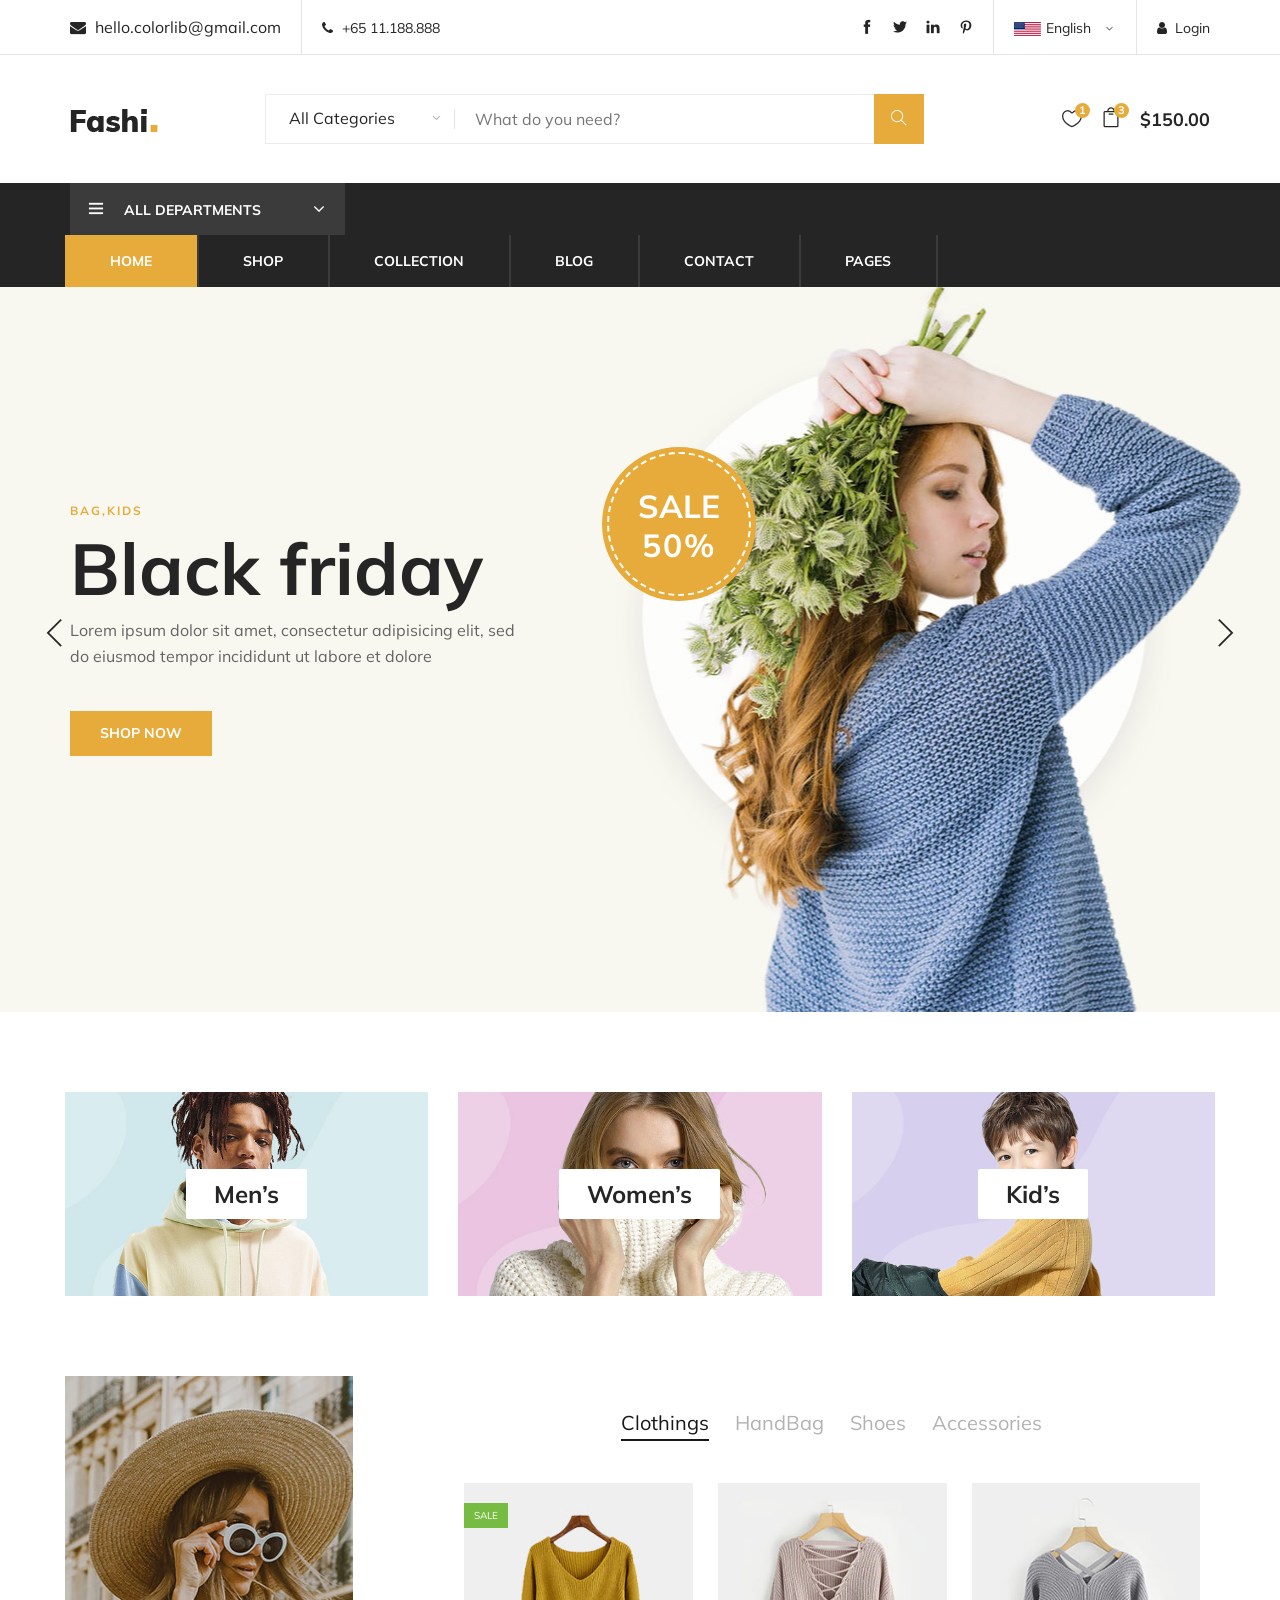
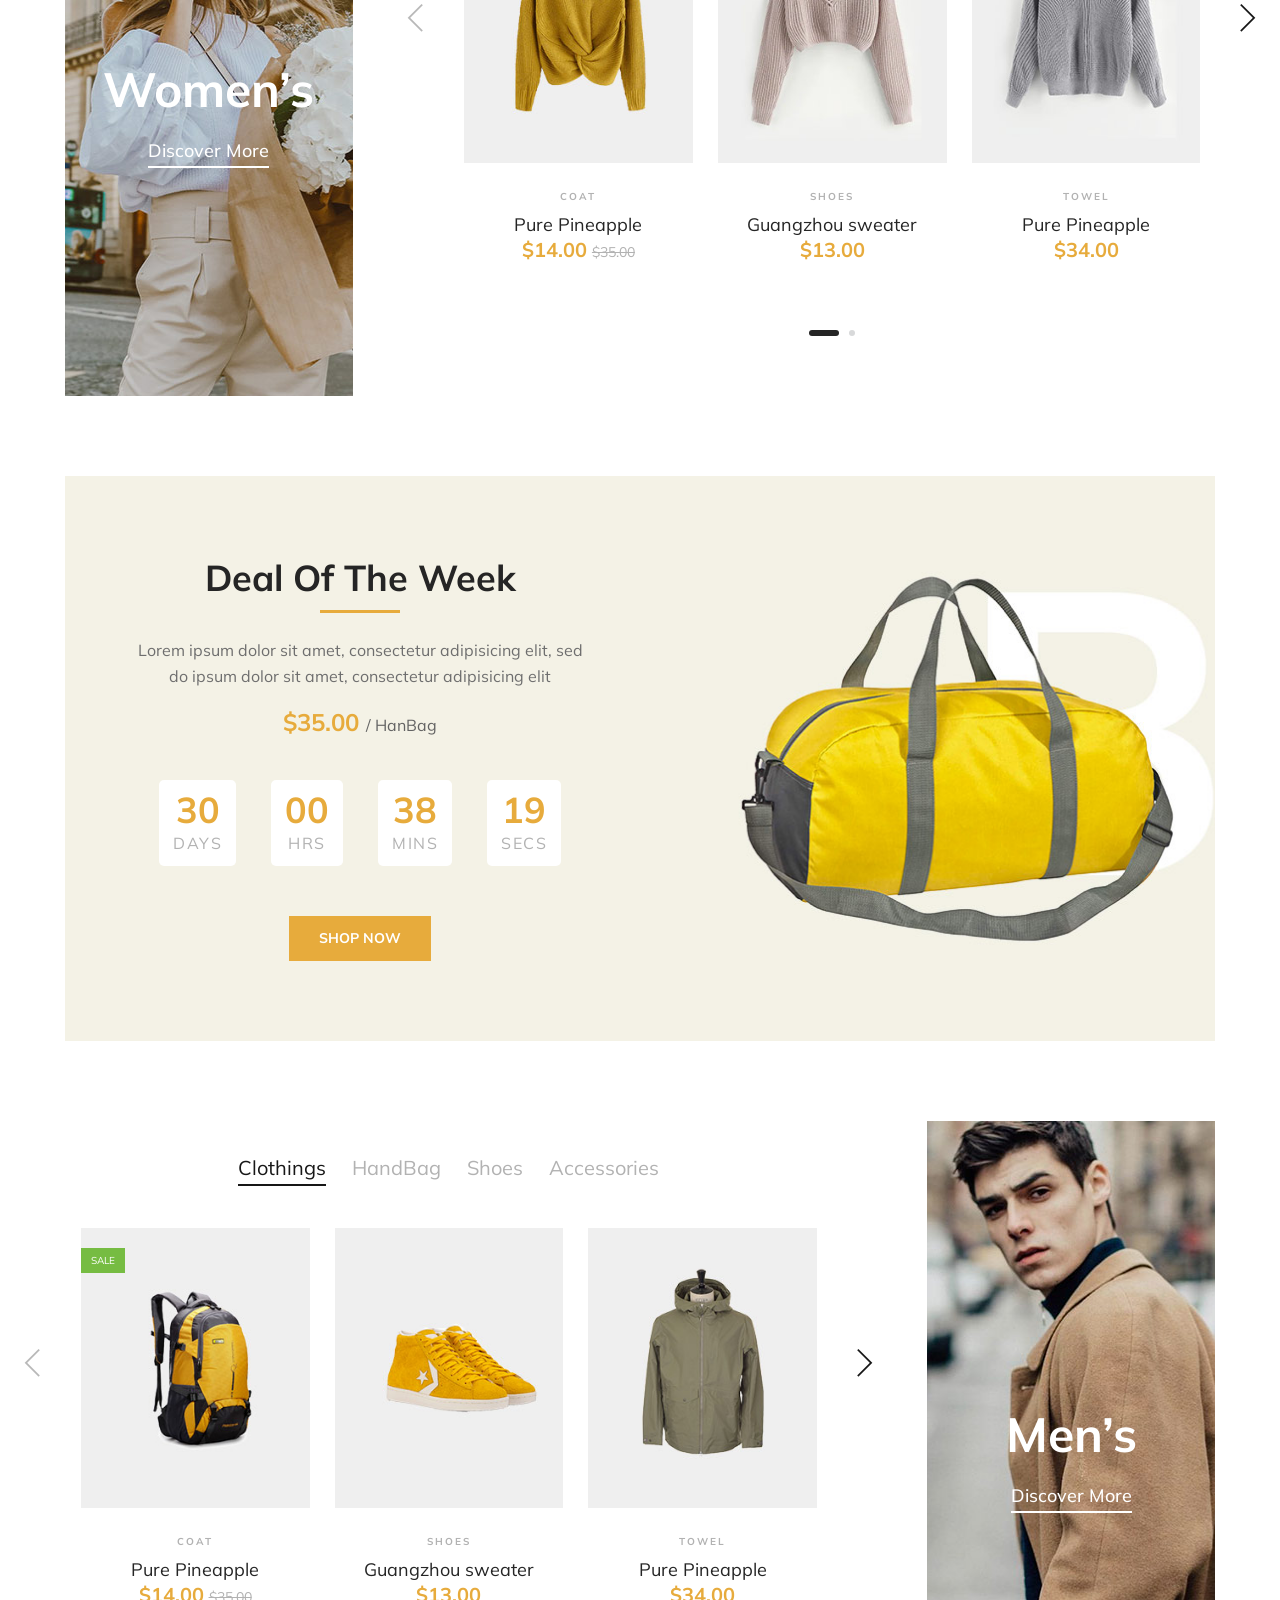
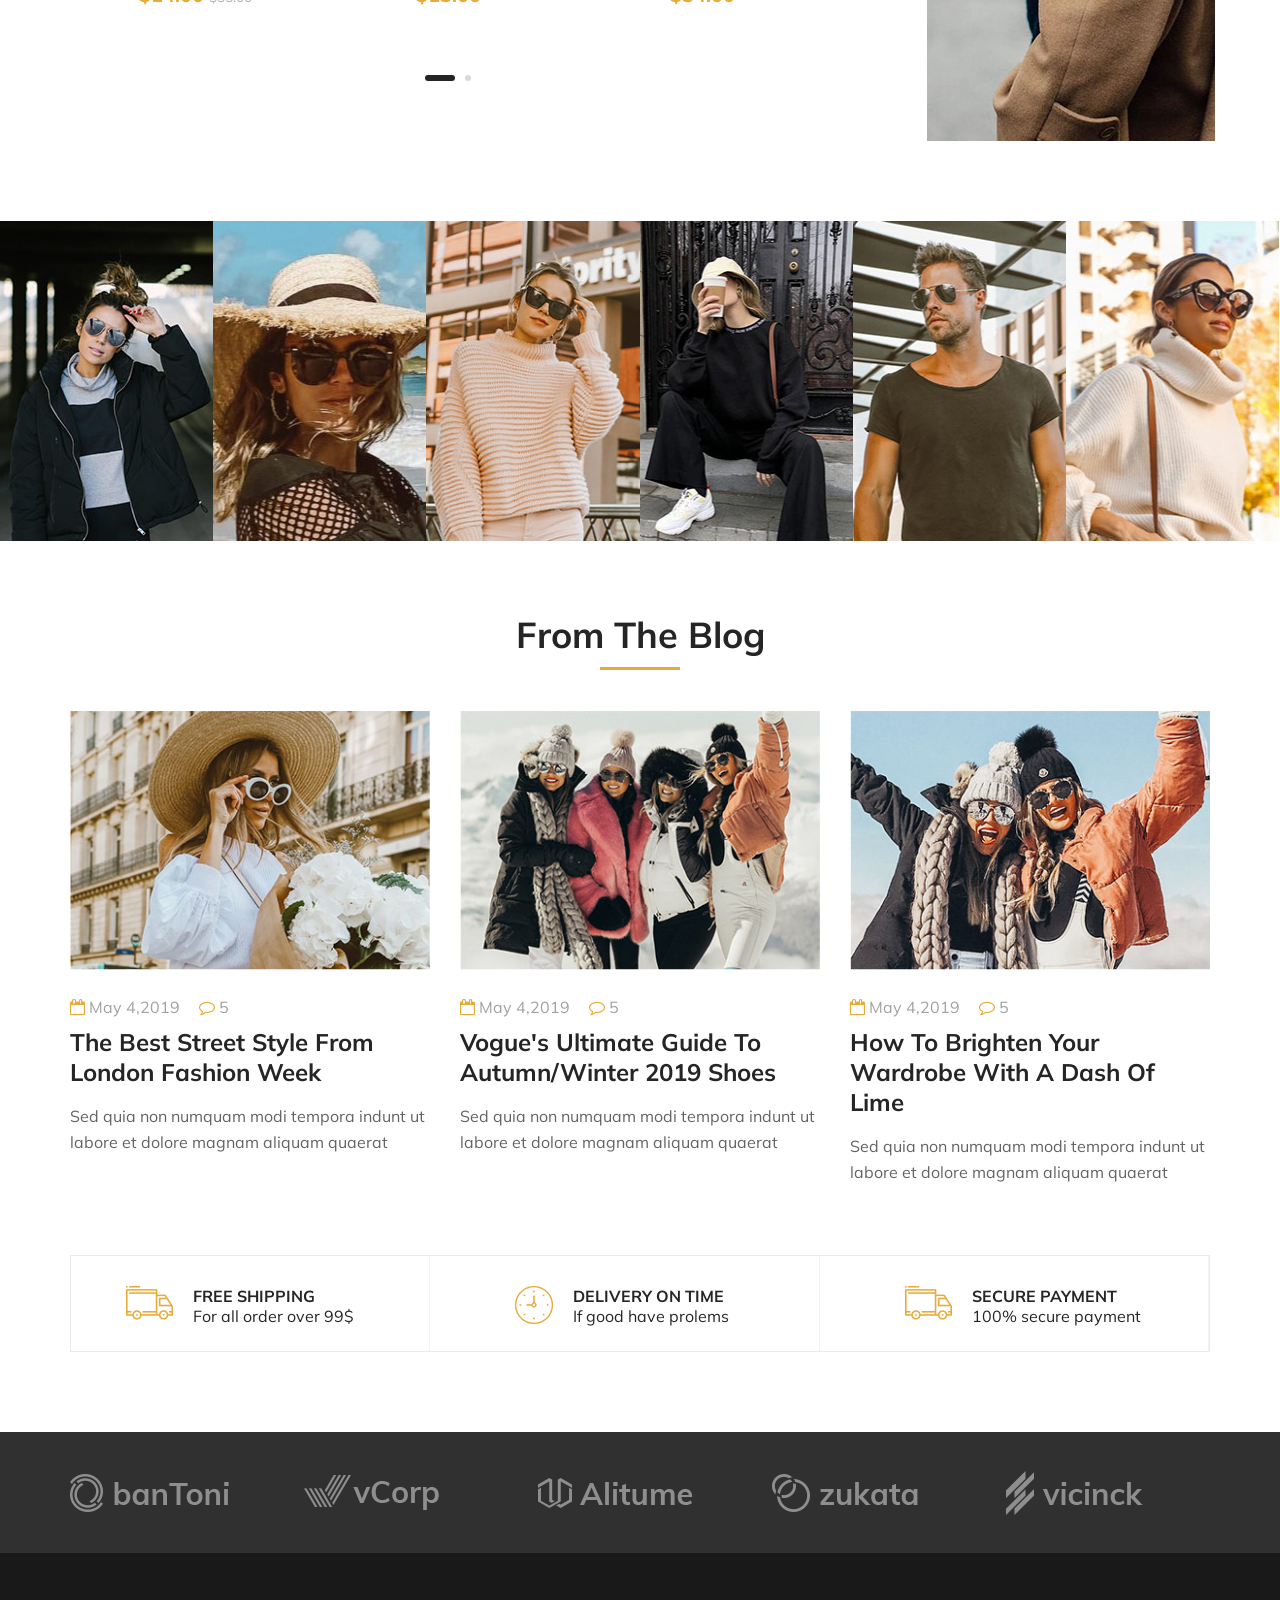
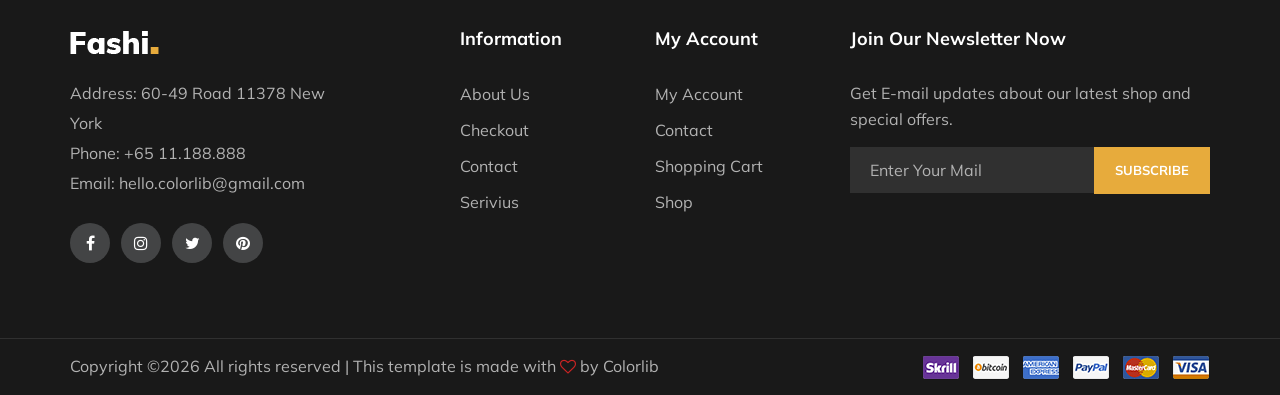
<file: Resources/fashi/index.html>
<!DOCTYPE html>
<html lang="zxx">

<head>
    <meta charset="UTF-8">
    <meta name="description" content="Fashi Template">
    <meta name="keywords" content="Fashi, unica, creative, html">
    <meta name="viewport" content="width=device-width, initial-scale=1.0">
    <meta http-equiv="X-UA-Compatible" content="ie=edge">
    <title>Fashi | Template</title>

    <!-- Google Font -->
    <link href="https://fonts.googleapis.com/css?family=Muli:300,400,500,600,700,800,900&display=swap" rel="stylesheet">

    <!-- Css Styles -->
    <link rel="stylesheet" href="css/bootstrap.min.css" type="text/css">
    <link rel="stylesheet" href="css/font-awesome.min.css" type="text/css">
    <link rel="stylesheet" href="css/themify-icons.css" type="text/css">
    <link rel="stylesheet" href="css/elegant-icons.css" type="text/css">
    <link rel="stylesheet" href="css/owl.carousel.min.css" type="text/css">
    <link rel="stylesheet" href="css/nice-select.css" type="text/css">
    <link rel="stylesheet" href="css/jquery-ui.min.css" type="text/css">
    <link rel="stylesheet" href="css/slicknav.min.css" type="text/css">
    <link rel="stylesheet" href="css/style.css" type="text/css">
</head>

<body>
    <!-- Page Preloder -->
    <div id="preloder">
        <div class="loader"></div>
    </div>

    <!-- Header Section Begin -->
    <header class="header-section">
        <div class="header-top">
            <div class="container">
                <div class="ht-left">
                    <div class="mail-service">
                        <i class=" fa fa-envelope"></i>
                        hello.colorlib@gmail.com
                    </div>
                    <div class="phone-service">
                        <i class=" fa fa-phone"></i>
                        +65 11.188.888
                    </div>
                </div>
                <div class="ht-right">
                    <a href="#" class="login-panel"><i class="fa fa-user"></i>Login</a>
                    <div class="lan-selector">
                        <select class="language_drop" name="countries" id="countries" style="width:300px;">
                            <option value='yt' data-image="img/flag-1.jpg" data-imagecss="flag yt"
                                data-title="English">English</option>
                            <option value='yu' data-image="img/flag-2.jpg" data-imagecss="flag yu"
                                data-title="Bangladesh">German </option>
                        </select>
                    </div>
                    <div class="top-social">
                        <a href="#"><i class="ti-facebook"></i></a>
                        <a href="#"><i class="ti-twitter-alt"></i></a>
                        <a href="#"><i class="ti-linkedin"></i></a>
                        <a href="#"><i class="ti-pinterest"></i></a>
                    </div>
                </div>
            </div>
        </div>
        <div class="container">
            <div class="inner-header">
                <div class="row">
                    <div class="col-lg-2 col-md-2">
                        <div class="logo">
                            <a href="./index.html">
                                <img src="img/logo.png" alt="">
                            </a>
                        </div>
                    </div>
                    <div class="col-lg-7 col-md-7">
                        <div class="advanced-search">
                            <button type="button" class="category-btn">All Categories</button>
                            <div class="input-group">
                                <input type="text" placeholder="What do you need?">
                                <button type="button"><i class="ti-search"></i></button>
                            </div>
                        </div>
                    </div>
                    <div class="col-lg-3 text-right col-md-3">
                        <ul class="nav-right">
                            <li class="heart-icon">
                                <a href="#">
                                    <i class="icon_heart_alt"></i>
                                    <span>1</span>
                                </a>
                            </li>
                            <li class="cart-icon">
                                <a href="#">
                                    <i class="icon_bag_alt"></i>
                                    <span>3</span>
                                </a>
                                <div class="cart-hover">
                                    <div class="select-items">
                                        <table>
                                            <tbody>
                                                <tr>
                                                    <td class="si-pic"><img src="img/select-product-1.jpg" alt=""></td>
                                                    <td class="si-text">
                                                        <div class="product-selected">
                                                            <p>$60.00 x 1</p>
                                                            <h6>Kabino Bedside Table</h6>
                                                        </div>
                                                    </td>
                                                    <td class="si-close">
                                                        <i class="ti-close"></i>
                                                    </td>
                                                </tr>
                                                <tr>
                                                    <td class="si-pic"><img src="img/select-product-2.jpg" alt=""></td>
                                                    <td class="si-text">
                                                        <div class="product-selected">
                                                            <p>$60.00 x 1</p>
                                                            <h6>Kabino Bedside Table</h6>
                                                        </div>
                                                    </td>
                                                    <td class="si-close">
                                                        <i class="ti-close"></i>
                                                    </td>
                                                </tr>
                                            </tbody>
                                        </table>
                                    </div>
                                    <div class="select-total">
                                        <span>total:</span>
                                        <h5>$120.00</h5>
                                    </div>
                                    <div class="select-button">
                                        <a href="#" class="primary-btn view-card">VIEW CARD</a>
                                        <a href="#" class="primary-btn checkout-btn">CHECK OUT</a>
                                    </div>
                                </div>
                            </li>
                            <li class="cart-price">$150.00</li>
                        </ul>
                    </div>
                </div>
            </div>
        </div>
        <div class="nav-item">
            <div class="container">
                <div class="nav-depart">
                    <div class="depart-btn">
                        <i class="ti-menu"></i>
                        <span>All departments</span>
                        <ul class="depart-hover">
                            <li class="active"><a href="#">Women’s Clothing</a></li>
                            <li><a href="#">Men’s Clothing</a></li>
                            <li><a href="#">Underwear</a></li>
                            <li><a href="#">Kid's Clothing</a></li>
                            <li><a href="#">Brand Fashion</a></li>
                            <li><a href="#">Accessories/Shoes</a></li>
                            <li><a href="#">Luxury Brands</a></li>
                            <li><a href="#">Brand Outdoor Apparel</a></li>
                        </ul>
                    </div>
                </div>
                <nav class="nav-menu mobile-menu">
                    <ul>
                        <li class="active"><a href="./index.html">Home</a></li>
                        <li><a href="./shop.html">Shop</a></li>
                        <li><a href="#">Collection</a>
                            <ul class="dropdown">
                                <li><a href="#">Men's</a></li>
                                <li><a href="#">Women's</a></li>
                                <li><a href="#">Kid's</a></li>
                            </ul>
                        </li>
                        <li><a href="./blog.html">Blog</a></li>
                        <li><a href="./contact.html">Contact</a></li>
                        <li><a href="#">Pages</a>
                            <ul class="dropdown">
                                <li><a href="./blog-details.html">Blog Details</a></li>
                                <li><a href="./shopping-cart.html">Shopping Cart</a></li>
                                <li><a href="./check-out.html">Checkout</a></li>
                                <li><a href="./faq.html">Faq</a></li>
                                <li><a href="./register.html">Register</a></li>
                                <li><a href="./login.html">Login</a></li>
                            </ul>
                        </li>
                    </ul>
                </nav>
                <div id="mobile-menu-wrap"></div>
            </div>
        </div>
    </header>
    <!-- Header End -->

    <!-- Hero Section Begin -->
    <section class="hero-section">
        <div class="hero-items owl-carousel">
            <div class="single-hero-items set-bg" data-setbg="img/hero-1.jpg">
                <div class="container">
                    <div class="row">
                        <div class="col-lg-5">
                            <span>Bag,kids</span>
                            <h1>Black friday</h1>
                            <p>Lorem ipsum dolor sit amet, consectetur adipisicing elit, sed do eiusmod tempor
                                incididunt ut labore et dolore</p>
                            <a href="#" class="primary-btn">Shop Now</a>
                        </div>
                    </div>
                    <div class="off-card">
                        <h2>Sale <span>50%</span></h2>
                    </div>
                </div>
            </div>
            <div class="single-hero-items set-bg" data-setbg="img/hero-2.jpg">
                <div class="container">
                    <div class="row">
                        <div class="col-lg-5">
                            <span>Bag,kids</span>
                            <h1>Black friday</h1>
                            <p>Lorem ipsum dolor sit amet, consectetur adipisicing elit, sed do eiusmod tempor
                                incididunt ut labore et dolore</p>
                            <a href="#" class="primary-btn">Shop Now</a>
                        </div>
                    </div>
                    <div class="off-card">
                        <h2>Sale <span>50%</span></h2>
                    </div>
                </div>
            </div>
        </div>
    </section>
    <!-- Hero Section End -->

    <!-- Banner Section Begin -->
    <div class="banner-section spad">
        <div class="container-fluid">
            <div class="row">
                <div class="col-lg-4">
                    <div class="single-banner">
                        <img src="img/banner-1.jpg" alt="">
                        <div class="inner-text">
                            <h4>Men’s</h4>
                        </div>
                    </div>
                </div>
                <div class="col-lg-4">
                    <div class="single-banner">
                        <img src="img/banner-2.jpg" alt="">
                        <div class="inner-text">
                            <h4>Women’s</h4>
                        </div>
                    </div>
                </div>
                <div class="col-lg-4">
                    <div class="single-banner">
                        <img src="img/banner-3.jpg" alt="">
                        <div class="inner-text">
                            <h4>Kid’s</h4>
                        </div>
                    </div>
                </div>
            </div>
        </div>
    </div>
    <!-- Banner Section End -->

    <!-- Women Banner Section Begin -->
    <section class="women-banner spad">
        <div class="container-fluid">
            <div class="row">
                <div class="col-lg-3">
                    <div class="product-large set-bg" data-setbg="img/products/women-large.jpg">
                        <h2>Women’s</h2>
                        <a href="#">Discover More</a>
                    </div>
                </div>
                <div class="col-lg-8 offset-lg-1">
                    <div class="filter-control">
                        <ul>
                            <li class="active">Clothings</li>
                            <li>HandBag</li>
                            <li>Shoes</li>
                            <li>Accessories</li>
                        </ul>
                    </div>
                    <div class="product-slider owl-carousel">
                        <div class="product-item">
                            <div class="pi-pic">
                                <img src="img/products/women-1.jpg" alt="">
                                <div class="sale">Sale</div>
                                <div class="icon">
                                    <i class="icon_heart_alt"></i>
                                </div>
                                <ul>
                                    <li class="w-icon active"><a href="#"><i class="icon_bag_alt"></i></a></li>
                                    <li class="quick-view"><a href="#">+ Quick View</a></li>
                                    <li class="w-icon"><a href="#"><i class="fa fa-random"></i></a></li>
                                </ul>
                            </div>
                            <div class="pi-text">
                                <div class="catagory-name">Coat</div>
                                <a href="#">
                                    <h5>Pure Pineapple</h5>
                                </a>
                                <div class="product-price">
                                    $14.00
                                    <span>$35.00</span>
                                </div>
                            </div>
                        </div>
                        <div class="product-item">
                            <div class="pi-pic">
                                <img src="img/products/women-2.jpg" alt="">
                                <div class="icon">
                                    <i class="icon_heart_alt"></i>
                                </div>
                                <ul>
                                    <li class="w-icon active"><a href="#"><i class="icon_bag_alt"></i></a></li>
                                    <li class="quick-view"><a href="#">+ Quick View</a></li>
                                    <li class="w-icon"><a href="#"><i class="fa fa-random"></i></a></li>
                                </ul>
                            </div>
                            <div class="pi-text">
                                <div class="catagory-name">Shoes</div>
                                <a href="#">
                                    <h5>Guangzhou sweater</h5>
                                </a>
                                <div class="product-price">
                                    $13.00
                                </div>
                            </div>
                        </div>
                        <div class="product-item">
                            <div class="pi-pic">
                                <img src="img/products/women-3.jpg" alt="">
                                <div class="icon">
                                    <i class="icon_heart_alt"></i>
                                </div>
                                <ul>
                                    <li class="w-icon active"><a href="#"><i class="icon_bag_alt"></i></a></li>
                                    <li class="quick-view"><a href="#">+ Quick View</a></li>
                                    <li class="w-icon"><a href="#"><i class="fa fa-random"></i></a></li>
                                </ul>
                            </div>
                            <div class="pi-text">
                                <div class="catagory-name">Towel</div>
                                <a href="#">
                                    <h5>Pure Pineapple</h5>
                                </a>
                                <div class="product-price">
                                    $34.00
                                </div>
                            </div>
                        </div>
                        <div class="product-item">
                            <div class="pi-pic">
                                <img src="img/products/women-4.jpg" alt="">
                                <div class="icon">
                                    <i class="icon_heart_alt"></i>
                                </div>
                                <ul>
                                    <li class="w-icon active"><a href="#"><i class="icon_bag_alt"></i></a></li>
                                    <li class="quick-view"><a href="#">+ Quick View</a></li>
                                    <li class="w-icon"><a href="#"><i class="fa fa-random"></i></a></li>
                                </ul>
                            </div>
                            <div class="pi-text">
                                <div class="catagory-name">Towel</div>
                                <a href="#">
                                    <h5>Converse Shoes</h5>
                                </a>
                                <div class="product-price">
                                    $34.00
                                </div>
                            </div>
                        </div>
                    </div>
                </div>
            </div>
        </div>
    </section>
    <!-- Women Banner Section End -->

    <!-- Deal Of The Week Section Begin-->
    <section class="deal-of-week set-bg spad" data-setbg="img/time-bg.jpg">
        <div class="container">
            <div class="col-lg-6 text-center">
                <div class="section-title">
                    <h2>Deal Of The Week</h2>
                    <p>Lorem ipsum dolor sit amet, consectetur adipisicing elit, sed<br /> do ipsum dolor sit amet,
                        consectetur adipisicing elit </p>
                    <div class="product-price">
                        $35.00
                        <span>/ HanBag</span>
                    </div>
                </div>
                <div class="countdown-timer" id="countdown">
                    <div class="cd-item">
                        <span>56</span>
                        <p>Days</p>
                    </div>
                    <div class="cd-item">
                        <span>12</span>
                        <p>Hrs</p>
                    </div>
                    <div class="cd-item">
                        <span>40</span>
                        <p>Mins</p>
                    </div>
                    <div class="cd-item">
                        <span>52</span>
                        <p>Secs</p>
                    </div>
                </div>
                <a href="#" class="primary-btn">Shop Now</a>
            </div>
        </div>
    </section>
    <!-- Deal Of The Week Section End -->

    <!-- Man Banner Section Begin -->
    <section class="man-banner spad">
        <div class="container-fluid">
            <div class="row">
                <div class="col-lg-8">
                    <div class="filter-control">
                        <ul>
                            <li class="active">Clothings</li>
                            <li>HandBag</li>
                            <li>Shoes</li>
                            <li>Accessories</li>
                        </ul>
                    </div>
                    <div class="product-slider owl-carousel">
                        <div class="product-item">
                            <div class="pi-pic">
                                <img src="img/products/man-1.jpg" alt="">
                                <div class="sale">Sale</div>
                                <div class="icon">
                                    <i class="icon_heart_alt"></i>
                                </div>
                                <ul>
                                    <li class="w-icon active"><a href="#"><i class="icon_bag_alt"></i></a></li>
                                    <li class="quick-view"><a href="#">+ Quick View</a></li>
                                    <li class="w-icon"><a href="#"><i class="fa fa-random"></i></a></li>
                                </ul>
                            </div>
                            <div class="pi-text">
                                <div class="catagory-name">Coat</div>
                                <a href="#">
                                    <h5>Pure Pineapple</h5>
                                </a>
                                <div class="product-price">
                                    $14.00
                                    <span>$35.00</span>
                                </div>
                            </div>
                        </div>
                        <div class="product-item">
                            <div class="pi-pic">
                                <img src="img/products/man-2.jpg" alt="">
                                <div class="icon">
                                    <i class="icon_heart_alt"></i>
                                </div>
                                <ul>
                                    <li class="w-icon active"><a href="#"><i class="icon_bag_alt"></i></a></li>
                                    <li class="quick-view"><a href="#">+ Quick View</a></li>
                                    <li class="w-icon"><a href="#"><i class="fa fa-random"></i></a></li>
                                </ul>
                            </div>
                            <div class="pi-text">
                                <div class="catagory-name">Shoes</div>
                                <a href="#">
                                    <h5>Guangzhou sweater</h5>
                                </a>
                                <div class="product-price">
                                    $13.00
                                </div>
                            </div>
                        </div>
                        <div class="product-item">
                            <div class="pi-pic">
                                <img src="img/products/man-3.jpg" alt="">
                                <div class="icon">
                                    <i class="icon_heart_alt"></i>
                                </div>
                                <ul>
                                    <li class="w-icon active"><a href="#"><i class="icon_bag_alt"></i></a></li>
                                    <li class="quick-view"><a href="#">+ Quick View</a></li>
                                    <li class="w-icon"><a href="#"><i class="fa fa-random"></i></a></li>
                                </ul>
                            </div>
                            <div class="pi-text">
                                <div class="catagory-name">Towel</div>
                                <a href="#">
                                    <h5>Pure Pineapple</h5>
                                </a>
                                <div class="product-price">
                                    $34.00
                                </div>
                            </div>
                        </div>
                        <div class="product-item">
                            <div class="pi-pic">
                                <img src="img/products/man-4.jpg" alt="">
                                <div class="icon">
                                    <i class="icon_heart_alt"></i>
                                </div>
                                <ul>
                                    <li class="w-icon active"><a href="#"><i class="icon_bag_alt"></i></a></li>
                                    <li class="quick-view"><a href="#">+ Quick View</a></li>
                                    <li class="w-icon"><a href="#"><i class="fa fa-random"></i></a></li>
                                </ul>
                            </div>
                            <div class="pi-text">
                                <div class="catagory-name">Towel</div>
                                <a href="#">
                                    <h5>Converse Shoes</h5>
                                </a>
                                <div class="product-price">
                                    $34.00
                                </div>
                            </div>
                        </div>
                    </div>
                </div>
                <div class="col-lg-3 offset-lg-1">
                    <div class="product-large set-bg m-large" data-setbg="img/products/man-large.jpg">
                        <h2>Men’s</h2>
                        <a href="#">Discover More</a>
                    </div>
                </div>
            </div>
        </div>
    </section>
    <!-- Man Banner Section End -->

    <!-- Instagram Section Begin -->
    <div class="instagram-photo">
        <div class="insta-item set-bg" data-setbg="img/insta-1.jpg">
            <div class="inside-text">
                <i class="ti-instagram"></i>
                <h5><a href="#">colorlib_Collection</a></h5>
            </div>
        </div>
        <div class="insta-item set-bg" data-setbg="img/insta-2.jpg">
            <div class="inside-text">
                <i class="ti-instagram"></i>
                <h5><a href="#">colorlib_Collection</a></h5>
            </div>
        </div>
        <div class="insta-item set-bg" data-setbg="img/insta-3.jpg">
            <div class="inside-text">
                <i class="ti-instagram"></i>
                <h5><a href="#">colorlib_Collection</a></h5>
            </div>
        </div>
        <div class="insta-item set-bg" data-setbg="img/insta-4.jpg">
            <div class="inside-text">
                <i class="ti-instagram"></i>
                <h5><a href="#">colorlib_Collection</a></h5>
            </div>
        </div>
        <div class="insta-item set-bg" data-setbg="img/insta-5.jpg">
            <div class="inside-text">
                <i class="ti-instagram"></i>
                <h5><a href="#">colorlib_Collection</a></h5>
            </div>
        </div>
        <div class="insta-item set-bg" data-setbg="img/insta-6.jpg">
            <div class="inside-text">
                <i class="ti-instagram"></i>
                <h5><a href="#">colorlib_Collection</a></h5>
            </div>
        </div>
    </div>
    <!-- Instagram Section End -->

    <!-- Latest Blog Section Begin -->
    <section class="latest-blog spad">
        <div class="container">
            <div class="row">
                <div class="col-lg-12">
                    <div class="section-title">
                        <h2>From The Blog</h2>
                    </div>
                </div>
            </div>
            <div class="row">
                <div class="col-lg-4 col-md-6">
                    <div class="single-latest-blog">
                        <img src="img/latest-1.jpg" alt="">
                        <div class="latest-text">
                            <div class="tag-list">
                                <div class="tag-item">
                                    <i class="fa fa-calendar-o"></i>
                                    May 4,2019
                                </div>
                                <div class="tag-item">
                                    <i class="fa fa-comment-o"></i>
                                    5
                                </div>
                            </div>
                            <a href="#">
                                <h4>The Best Street Style From London Fashion Week</h4>
                            </a>
                            <p>Sed quia non numquam modi tempora indunt ut labore et dolore magnam aliquam quaerat </p>
                        </div>
                    </div>
                </div>
                <div class="col-lg-4 col-md-6">
                    <div class="single-latest-blog">
                        <img src="img/latest-2.jpg" alt="">
                        <div class="latest-text">
                            <div class="tag-list">
                                <div class="tag-item">
                                    <i class="fa fa-calendar-o"></i>
                                    May 4,2019
                                </div>
                                <div class="tag-item">
                                    <i class="fa fa-comment-o"></i>
                                    5
                                </div>
                            </div>
                            <a href="#">
                                <h4>Vogue's Ultimate Guide To Autumn/Winter 2019 Shoes</h4>
                            </a>
                            <p>Sed quia non numquam modi tempora indunt ut labore et dolore magnam aliquam quaerat </p>
                        </div>
                    </div>
                </div>
                <div class="col-lg-4 col-md-6">
                    <div class="single-latest-blog">
                        <img src="img/latest-3.jpg" alt="">
                        <div class="latest-text">
                            <div class="tag-list">
                                <div class="tag-item">
                                    <i class="fa fa-calendar-o"></i>
                                    May 4,2019
                                </div>
                                <div class="tag-item">
                                    <i class="fa fa-comment-o"></i>
                                    5
                                </div>
                            </div>
                            <a href="#">
                                <h4>How To Brighten Your Wardrobe With A Dash Of Lime</h4>
                            </a>
                            <p>Sed quia non numquam modi tempora indunt ut labore et dolore magnam aliquam quaerat </p>
                        </div>
                    </div>
                </div>
            </div>
            <div class="benefit-items">
                <div class="row">
                    <div class="col-lg-4">
                        <div class="single-benefit">
                            <div class="sb-icon">
                                <img src="img/icon-1.png" alt="">
                            </div>
                            <div class="sb-text">
                                <h6>Free Shipping</h6>
                                <p>For all order over 99$</p>
                            </div>
                        </div>
                    </div>
                    <div class="col-lg-4">
                        <div class="single-benefit">
                            <div class="sb-icon">
                                <img src="img/icon-2.png" alt="">
                            </div>
                            <div class="sb-text">
                                <h6>Delivery On Time</h6>
                                <p>If good have prolems</p>
                            </div>
                        </div>
                    </div>
                    <div class="col-lg-4">
                        <div class="single-benefit">
                            <div class="sb-icon">
                                <img src="img/icon-1.png" alt="">
                            </div>
                            <div class="sb-text">
                                <h6>Secure Payment</h6>
                                <p>100% secure payment</p>
                            </div>
                        </div>
                    </div>
                </div>
            </div>
        </div>
    </section>
    <!-- Latest Blog Section End -->

    <!-- Partner Logo Section Begin -->
    <div class="partner-logo">
        <div class="container">
            <div class="logo-carousel owl-carousel">
                <div class="logo-item">
                    <div class="tablecell-inner">
                        <img src="img/logo-carousel/logo-1.png" alt="">
                    </div>
                </div>
                <div class="logo-item">
                    <div class="tablecell-inner">
                        <img src="img/logo-carousel/logo-2.png" alt="">
                    </div>
                </div>
                <div class="logo-item">
                    <div class="tablecell-inner">
                        <img src="img/logo-carousel/logo-3.png" alt="">
                    </div>
                </div>
                <div class="logo-item">
                    <div class="tablecell-inner">
                        <img src="img/logo-carousel/logo-4.png" alt="">
                    </div>
                </div>
                <div class="logo-item">
                    <div class="tablecell-inner">
                        <img src="img/logo-carousel/logo-5.png" alt="">
                    </div>
                </div>
            </div>
        </div>
    </div>
    <!-- Partner Logo Section End -->

    <!-- Footer Section Begin -->
    <footer class="footer-section">
        <div class="container">
            <div class="row">
                <div class="col-lg-3">
                    <div class="footer-left">
                        <div class="footer-logo">
                            <a href="#"><img src="img/footer-logo.png" alt=""></a>
                        </div>
                        <ul>
                            <li>Address: 60-49 Road 11378 New York</li>
                            <li>Phone: +65 11.188.888</li>
                            <li>Email: hello.colorlib@gmail.com</li>
                        </ul>
                        <div class="footer-social">
                            <a href="#"><i class="fa fa-facebook"></i></a>
                            <a href="#"><i class="fa fa-instagram"></i></a>
                            <a href="#"><i class="fa fa-twitter"></i></a>
                            <a href="#"><i class="fa fa-pinterest"></i></a>
                        </div>
                    </div>
                </div>
                <div class="col-lg-2 offset-lg-1">
                    <div class="footer-widget">
                        <h5>Information</h5>
                        <ul>
                            <li><a href="#">About Us</a></li>
                            <li><a href="#">Checkout</a></li>
                            <li><a href="#">Contact</a></li>
                            <li><a href="#">Serivius</a></li>
                        </ul>
                    </div>
                </div>
                <div class="col-lg-2">
                    <div class="footer-widget">
                        <h5>My Account</h5>
                        <ul>
                            <li><a href="#">My Account</a></li>
                            <li><a href="#">Contact</a></li>
                            <li><a href="#">Shopping Cart</a></li>
                            <li><a href="#">Shop</a></li>
                        </ul>
                    </div>
                </div>
                <div class="col-lg-4">
                    <div class="newslatter-item">
                        <h5>Join Our Newsletter Now</h5>
                        <p>Get E-mail updates about our latest shop and special offers.</p>
                        <form action="#" class="subscribe-form">
                            <input type="text" placeholder="Enter Your Mail">
                            <button type="button">Subscribe</button>
                        </form>
                    </div>
                </div>
            </div>
        </div>
        <div class="copyright-reserved">
            <div class="container">
                <div class="row">
                    <div class="col-lg-12">
                        <div class="copyright-text">
                            <!-- Link back to Colorlib can't be removed. Template is licensed under CC BY 3.0. -->
Copyright &copy;<script>document.write(new Date().getFullYear());</script> All rights reserved | This template is made with <i class="fa fa-heart-o" aria-hidden="true"></i> by <a href="https://colorlib.com" target="_blank">Colorlib</a>
<!-- Link back to Colorlib can't be removed. Template is licensed under CC BY 3.0. -->
                        </div>
                        <div class="payment-pic">
                            <img src="img/payment-method.png" alt="">
                        </div>
                    </div>
                </div>
            </div>
        </div>
    </footer>
    <!-- Footer Section End -->

    <!-- Js Plugins -->
    <script src="js/jquery-3.3.1.min.js"></script>
    <script src="js/bootstrap.min.js"></script>
    <script src="js/jquery-ui.min.js"></script>
    <script src="js/jquery.countdown.min.js"></script>
    <script src="js/jquery.nice-select.min.js"></script>
    <script src="js/jquery.zoom.min.js"></script>
    <script src="js/jquery.dd.min.js"></script>
    <script src="js/jquery.slicknav.js"></script>
    <script src="js/owl.carousel.min.js"></script>
    <script src="js/main.js"></script>
</body>

</html>
</file>
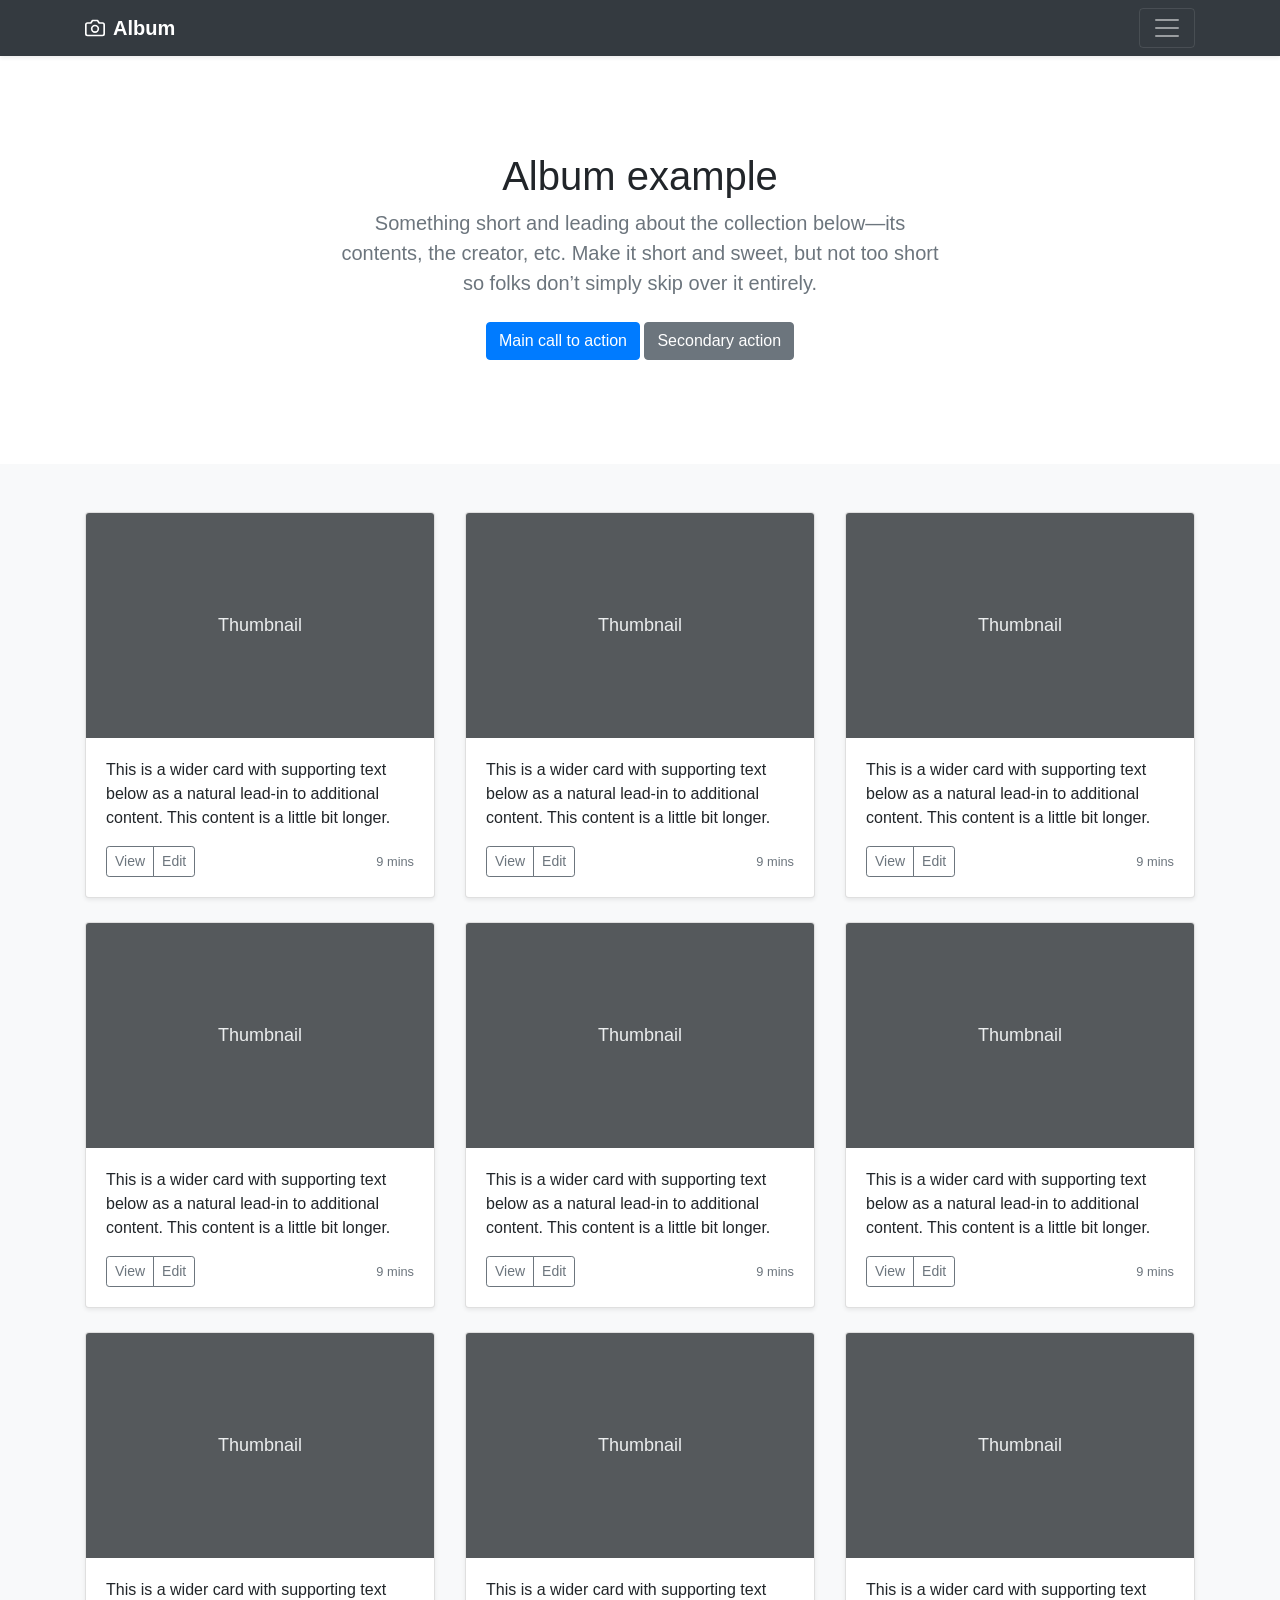
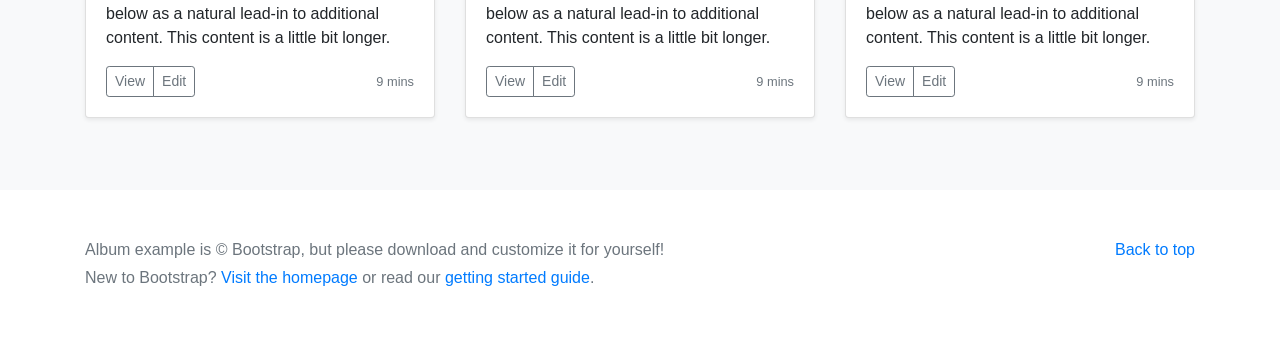
<file: Resources/bootstrap-4.5.0-examples/album/index.html>
<!doctype html>
<html lang="en">
  <head>
    <meta charset="utf-8">
    <meta name="viewport" content="width=device-width, initial-scale=1, shrink-to-fit=no">
    <meta name="description" content="">
    <meta name="author" content="Mark Otto, Jacob Thornton, and Bootstrap contributors">
    <meta name="generator" content="Jekyll v4.0.1">
    <title>Album example · Bootstrap</title>

    <link rel="canonical" href="https://getbootstrap.com/docs/4.5/examples/album/">

    <!-- Bootstrap core CSS -->
<link href="../assets/dist/css/bootstrap.css" rel="stylesheet">

    <style>
      .bd-placeholder-img {
        font-size: 1.125rem;
        text-anchor: middle;
        -webkit-user-select: none;
        -moz-user-select: none;
        -ms-user-select: none;
        user-select: none;
      }

      @media (min-width: 768px) {
        .bd-placeholder-img-lg {
          font-size: 3.5rem;
        }
      }
    </style>
    <!-- Custom styles for this template -->
    <link href="album.css" rel="stylesheet">
  </head>
  <body>
    <header>
  <div class="collapse bg-dark" id="navbarHeader">
    <div class="container">
      <div class="row">
        <div class="col-sm-8 col-md-7 py-4">
          <h4 class="text-white">About</h4>
          <p class="text-muted">Add some information about the album below, the author, or any other background context. Make it a few sentences long so folks can pick up some informative tidbits. Then, link them off to some social networking sites or contact information.</p>
        </div>
        <div class="col-sm-4 offset-md-1 py-4">
          <h4 class="text-white">Contact</h4>
          <ul class="list-unstyled">
            <li><a href="#" class="text-white">Follow on Twitter</a></li>
            <li><a href="#" class="text-white">Like on Facebook</a></li>
            <li><a href="#" class="text-white">Email me</a></li>
          </ul>
        </div>
      </div>
    </div>
  </div>
  <div class="navbar navbar-dark bg-dark shadow-sm">
    <div class="container d-flex justify-content-between">
      <a href="#" class="navbar-brand d-flex align-items-center">
        <svg xmlns="http://www.w3.org/2000/svg" width="20" height="20" fill="none" stroke="currentColor" stroke-linecap="round" stroke-linejoin="round" stroke-width="2" aria-hidden="true" class="mr-2" viewBox="0 0 24 24" focusable="false"><path d="M23 19a2 2 0 0 1-2 2H3a2 2 0 0 1-2-2V8a2 2 0 0 1 2-2h4l2-3h6l2 3h4a2 2 0 0 1 2 2z"/><circle cx="12" cy="13" r="4"/></svg>
        <strong>Album</strong>
      </a>
      <button class="navbar-toggler" type="button" data-toggle="collapse" data-target="#navbarHeader" aria-controls="navbarHeader" aria-expanded="false" aria-label="Toggle navigation">
        <span class="navbar-toggler-icon"></span>
      </button>
    </div>
  </div>
</header>

<main role="main">

  <section class="jumbotron text-center">
    <div class="container">
      <h1>Album example</h1>
      <p class="lead text-muted">Something short and leading about the collection below—its contents, the creator, etc. Make it short and sweet, but not too short so folks don’t simply skip over it entirely.</p>
      <p>
        <a href="#" class="btn btn-primary my-2">Main call to action</a>
        <a href="#" class="btn btn-secondary my-2">Secondary action</a>
      </p>
    </div>
  </section>

  <div class="album py-5 bg-light">
    <div class="container">

      <div class="row">
        <div class="col-md-4">
          <div class="card mb-4 shadow-sm">
            <svg class="bd-placeholder-img card-img-top" width="100%" height="225" xmlns="http://www.w3.org/2000/svg" preserveAspectRatio="xMidYMid slice" focusable="false" role="img" aria-label="Placeholder: Thumbnail"><title>Placeholder</title><rect width="100%" height="100%" fill="#55595c"/><text x="50%" y="50%" fill="#eceeef" dy=".3em">Thumbnail</text></svg>
            <div class="card-body">
              <p class="card-text">This is a wider card with supporting text below as a natural lead-in to additional content. This content is a little bit longer.</p>
              <div class="d-flex justify-content-between align-items-center">
                <div class="btn-group">
                  <button type="button" class="btn btn-sm btn-outline-secondary">View</button>
                  <button type="button" class="btn btn-sm btn-outline-secondary">Edit</button>
                </div>
                <small class="text-muted">9 mins</small>
              </div>
            </div>
          </div>
        </div>
        <div class="col-md-4">
          <div class="card mb-4 shadow-sm">
            <svg class="bd-placeholder-img card-img-top" width="100%" height="225" xmlns="http://www.w3.org/2000/svg" preserveAspectRatio="xMidYMid slice" focusable="false" role="img" aria-label="Placeholder: Thumbnail"><title>Placeholder</title><rect width="100%" height="100%" fill="#55595c"/><text x="50%" y="50%" fill="#eceeef" dy=".3em">Thumbnail</text></svg>
            <div class="card-body">
              <p class="card-text">This is a wider card with supporting text below as a natural lead-in to additional content. This content is a little bit longer.</p>
              <div class="d-flex justify-content-between align-items-center">
                <div class="btn-group">
                  <button type="button" class="btn btn-sm btn-outline-secondary">View</button>
                  <button type="button" class="btn btn-sm btn-outline-secondary">Edit</button>
                </div>
                <small class="text-muted">9 mins</small>
              </div>
            </div>
          </div>
        </div>
        <div class="col-md-4">
          <div class="card mb-4 shadow-sm">
            <svg class="bd-placeholder-img card-img-top" width="100%" height="225" xmlns="http://www.w3.org/2000/svg" preserveAspectRatio="xMidYMid slice" focusable="false" role="img" aria-label="Placeholder: Thumbnail"><title>Placeholder</title><rect width="100%" height="100%" fill="#55595c"/><text x="50%" y="50%" fill="#eceeef" dy=".3em">Thumbnail</text></svg>
            <div class="card-body">
              <p class="card-text">This is a wider card with supporting text below as a natural lead-in to additional content. This content is a little bit longer.</p>
              <div class="d-flex justify-content-between align-items-center">
                <div class="btn-group">
                  <button type="button" class="btn btn-sm btn-outline-secondary">View</button>
                  <button type="button" class="btn btn-sm btn-outline-secondary">Edit</button>
                </div>
                <small class="text-muted">9 mins</small>
              </div>
            </div>
          </div>
        </div>

        <div class="col-md-4">
          <div class="card mb-4 shadow-sm">
            <svg class="bd-placeholder-img card-img-top" width="100%" height="225" xmlns="http://www.w3.org/2000/svg" preserveAspectRatio="xMidYMid slice" focusable="false" role="img" aria-label="Placeholder: Thumbnail"><title>Placeholder</title><rect width="100%" height="100%" fill="#55595c"/><text x="50%" y="50%" fill="#eceeef" dy=".3em">Thumbnail</text></svg>
            <div class="card-body">
              <p class="card-text">This is a wider card with supporting text below as a natural lead-in to additional content. This content is a little bit longer.</p>
              <div class="d-flex justify-content-between align-items-center">
                <div class="btn-group">
                  <button type="button" class="btn btn-sm btn-outline-secondary">View</button>
                  <button type="button" class="btn btn-sm btn-outline-secondary">Edit</button>
                </div>
                <small class="text-muted">9 mins</small>
              </div>
            </div>
          </div>
        </div>
        <div class="col-md-4">
          <div class="card mb-4 shadow-sm">
            <svg class="bd-placeholder-img card-img-top" width="100%" height="225" xmlns="http://www.w3.org/2000/svg" preserveAspectRatio="xMidYMid slice" focusable="false" role="img" aria-label="Placeholder: Thumbnail"><title>Placeholder</title><rect width="100%" height="100%" fill="#55595c"/><text x="50%" y="50%" fill="#eceeef" dy=".3em">Thumbnail</text></svg>
            <div class="card-body">
              <p class="card-text">This is a wider card with supporting text below as a natural lead-in to additional content. This content is a little bit longer.</p>
              <div class="d-flex justify-content-between align-items-center">
                <div class="btn-group">
                  <button type="button" class="btn btn-sm btn-outline-secondary">View</button>
                  <button type="button" class="btn btn-sm btn-outline-secondary">Edit</button>
                </div>
                <small class="text-muted">9 mins</small>
              </div>
            </div>
          </div>
        </div>
        <div class="col-md-4">
          <div class="card mb-4 shadow-sm">
            <svg class="bd-placeholder-img card-img-top" width="100%" height="225" xmlns="http://www.w3.org/2000/svg" preserveAspectRatio="xMidYMid slice" focusable="false" role="img" aria-label="Placeholder: Thumbnail"><title>Placeholder</title><rect width="100%" height="100%" fill="#55595c"/><text x="50%" y="50%" fill="#eceeef" dy=".3em">Thumbnail</text></svg>
            <div class="card-body">
              <p class="card-text">This is a wider card with supporting text below as a natural lead-in to additional content. This content is a little bit longer.</p>
              <div class="d-flex justify-content-between align-items-center">
                <div class="btn-group">
                  <button type="button" class="btn btn-sm btn-outline-secondary">View</button>
                  <button type="button" class="btn btn-sm btn-outline-secondary">Edit</button>
                </div>
                <small class="text-muted">9 mins</small>
              </div>
            </div>
          </div>
        </div>

        <div class="col-md-4">
          <div class="card mb-4 shadow-sm">
            <svg class="bd-placeholder-img card-img-top" width="100%" height="225" xmlns="http://www.w3.org/2000/svg" preserveAspectRatio="xMidYMid slice" focusable="false" role="img" aria-label="Placeholder: Thumbnail"><title>Placeholder</title><rect width="100%" height="100%" fill="#55595c"/><text x="50%" y="50%" fill="#eceeef" dy=".3em">Thumbnail</text></svg>
            <div class="card-body">
              <p class="card-text">This is a wider card with supporting text below as a natural lead-in to additional content. This content is a little bit longer.</p>
              <div class="d-flex justify-content-between align-items-center">
                <div class="btn-group">
                  <button type="button" class="btn btn-sm btn-outline-secondary">View</button>
                  <button type="button" class="btn btn-sm btn-outline-secondary">Edit</button>
                </div>
                <small class="text-muted">9 mins</small>
              </div>
            </div>
          </div>
        </div>
        <div class="col-md-4">
          <div class="card mb-4 shadow-sm">
            <svg class="bd-placeholder-img card-img-top" width="100%" height="225" xmlns="http://www.w3.org/2000/svg" preserveAspectRatio="xMidYMid slice" focusable="false" role="img" aria-label="Placeholder: Thumbnail"><title>Placeholder</title><rect width="100%" height="100%" fill="#55595c"/><text x="50%" y="50%" fill="#eceeef" dy=".3em">Thumbnail</text></svg>
            <div class="card-body">
              <p class="card-text">This is a wider card with supporting text below as a natural lead-in to additional content. This content is a little bit longer.</p>
              <div class="d-flex justify-content-between align-items-center">
                <div class="btn-group">
                  <button type="button" class="btn btn-sm btn-outline-secondary">View</button>
                  <button type="button" class="btn btn-sm btn-outline-secondary">Edit</button>
                </div>
                <small class="text-muted">9 mins</small>
              </div>
            </div>
          </div>
        </div>
        <div class="col-md-4">
          <div class="card mb-4 shadow-sm">
            <svg class="bd-placeholder-img card-img-top" width="100%" height="225" xmlns="http://www.w3.org/2000/svg" preserveAspectRatio="xMidYMid slice" focusable="false" role="img" aria-label="Placeholder: Thumbnail"><title>Placeholder</title><rect width="100%" height="100%" fill="#55595c"/><text x="50%" y="50%" fill="#eceeef" dy=".3em">Thumbnail</text></svg>
            <div class="card-body">
              <p class="card-text">This is a wider card with supporting text below as a natural lead-in to additional content. This content is a little bit longer.</p>
              <div class="d-flex justify-content-between align-items-center">
                <div class="btn-group">
                  <button type="button" class="btn btn-sm btn-outline-secondary">View</button>
                  <button type="button" class="btn btn-sm btn-outline-secondary">Edit</button>
                </div>
                <small class="text-muted">9 mins</small>
              </div>
            </div>
          </div>
        </div>
      </div>
    </div>
  </div>

</main>

<footer class="text-muted">
  <div class="container">
    <p class="float-right">
      <a href="#">Back to top</a>
    </p>
    <p>Album example is &copy; Bootstrap, but please download and customize it for yourself!</p>
    <p>New to Bootstrap? <a href="https://getbootstrap.com/">Visit the homepage</a> or read our <a href="../getting-started/introduction/">getting started guide</a>.</p>
  </div>
</footer>
<script src="https://code.jquery.com/jquery-3.5.1.slim.min.js" integrity="sha384-DfXdz2htPH0lsSSs5nCTpuj/zy4C+OGpamoFVy38MVBnE+IbbVYUew+OrCXaRkfj" crossorigin="anonymous"></script>
      <script>window.jQuery || document.write('<script src="../assets/js/vendor/jquery.slim.min.js"><\/script>')</script><script src="../assets/dist/js/bootstrap.bundle.js"></script></body>
</html>
</file>
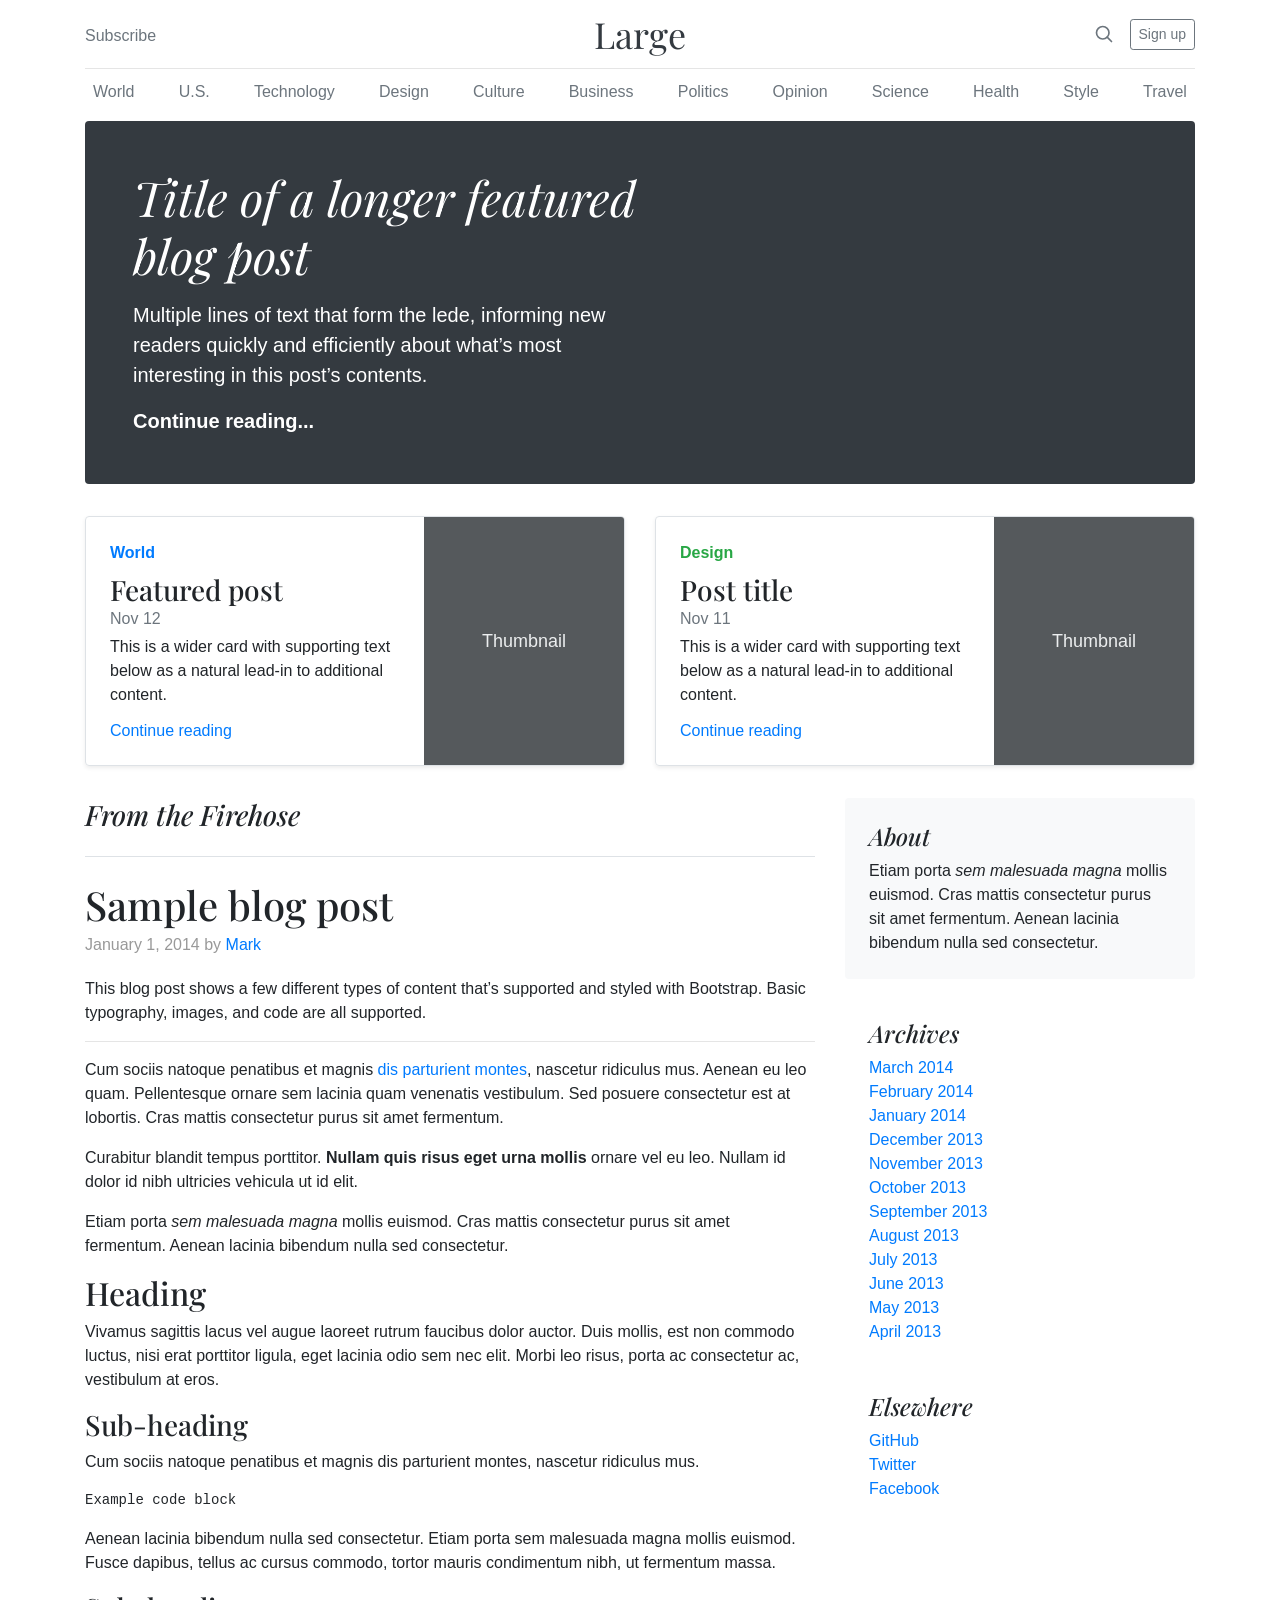
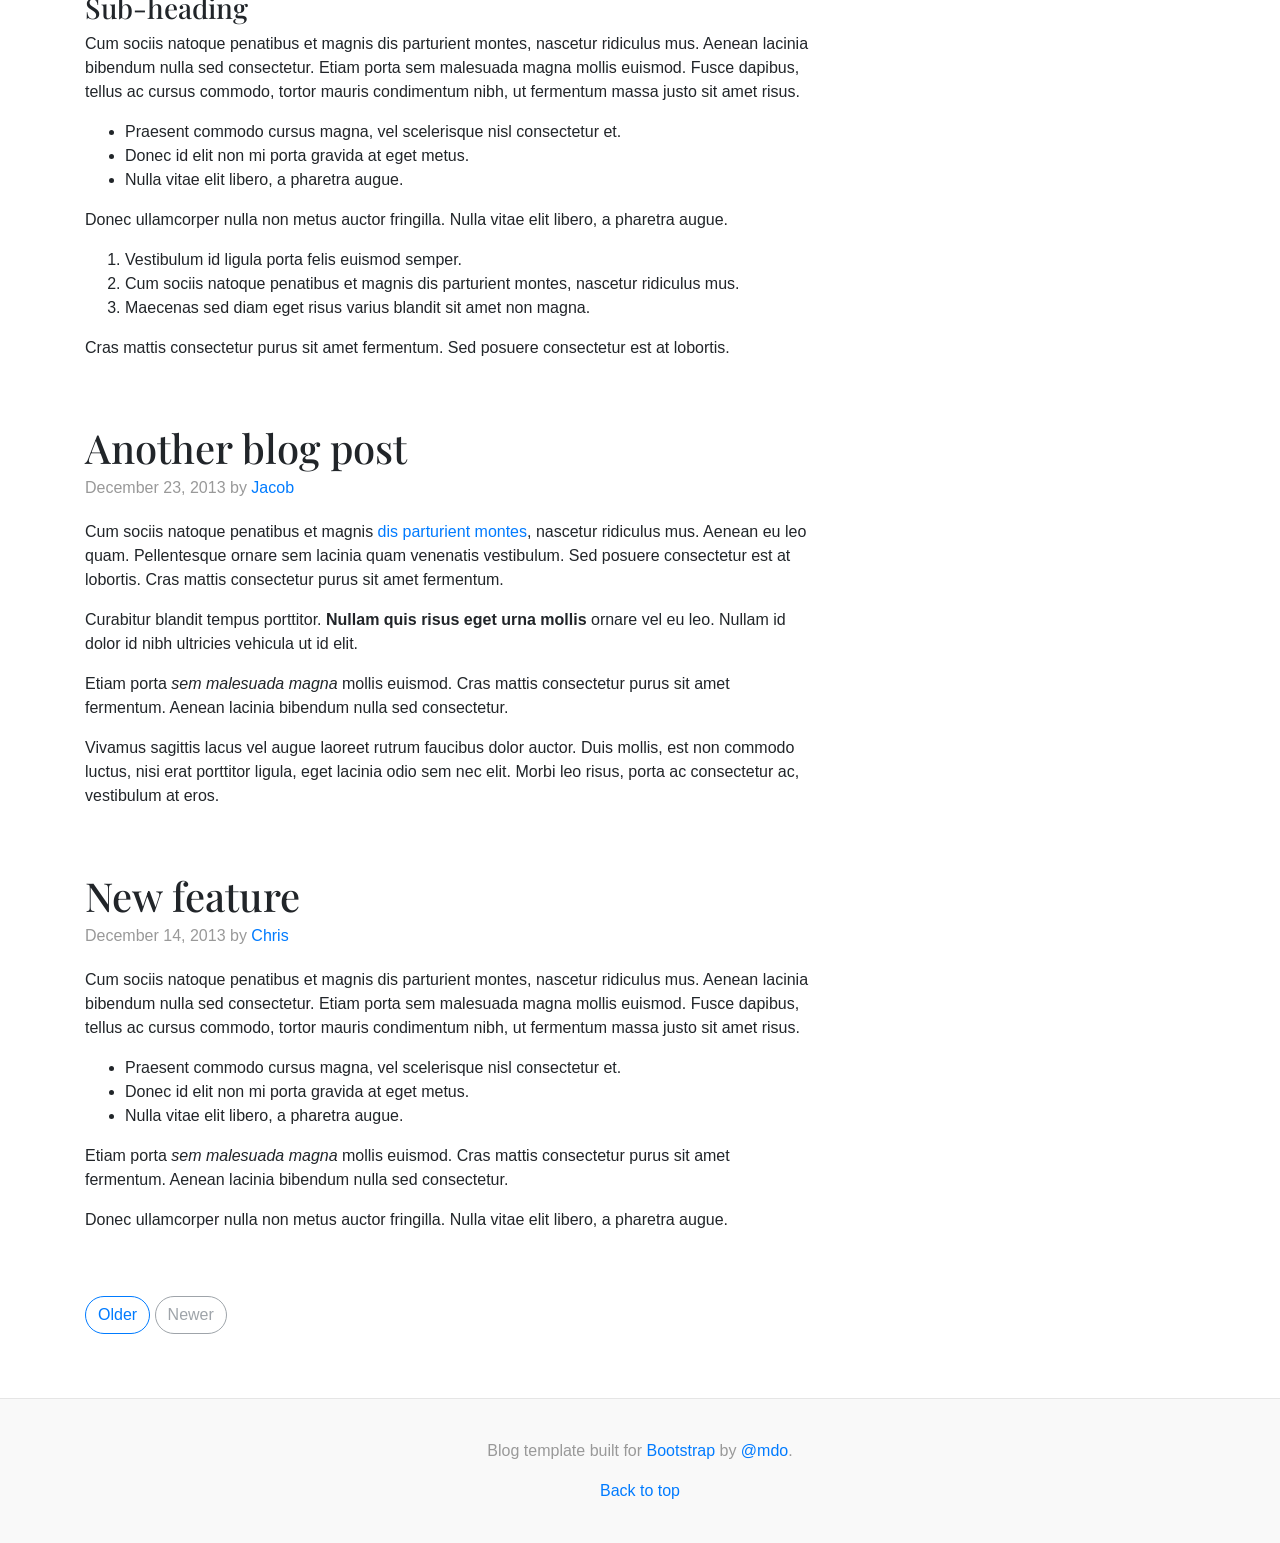
<file: Resources/bootstrap-4.5.0-examples/blog/index.html>
<!doctype html>
<html lang="en">
  <head>
    <meta charset="utf-8">
    <meta name="viewport" content="width=device-width, initial-scale=1, shrink-to-fit=no">
    <meta name="description" content="">
    <meta name="author" content="Mark Otto, Jacob Thornton, and Bootstrap contributors">
    <meta name="generator" content="Jekyll v4.0.1">
    <title>Blog Template · Bootstrap</title>

    <link rel="canonical" href="https://getbootstrap.com/docs/4.5/examples/blog/">

    <!-- Bootstrap core CSS -->
<link href="../assets/dist/css/bootstrap.css" rel="stylesheet">

    <style>
      .bd-placeholder-img {
        font-size: 1.125rem;
        text-anchor: middle;
        -webkit-user-select: none;
        -moz-user-select: none;
        -ms-user-select: none;
        user-select: none;
      }

      @media (min-width: 768px) {
        .bd-placeholder-img-lg {
          font-size: 3.5rem;
        }
      }
    </style>
    <!-- Custom styles for this template -->
    <link href="https://fonts.googleapis.com/css?family=Playfair+Display:700,900" rel="stylesheet">
    <!-- Custom styles for this template -->
    <link href="blog.css" rel="stylesheet">
  </head>
  <body>
    <div class="container">
  <header class="blog-header py-3">
    <div class="row flex-nowrap justify-content-between align-items-center">
      <div class="col-4 pt-1">
        <a class="text-muted" href="#">Subscribe</a>
      </div>
      <div class="col-4 text-center">
        <a class="blog-header-logo text-dark" href="#">Large</a>
      </div>
      <div class="col-4 d-flex justify-content-end align-items-center">
        <a class="text-muted" href="#" aria-label="Search">
          <svg xmlns="http://www.w3.org/2000/svg" width="20" height="20" fill="none" stroke="currentColor" stroke-linecap="round" stroke-linejoin="round" stroke-width="2" class="mx-3" role="img" viewBox="0 0 24 24" focusable="false"><title>Search</title><circle cx="10.5" cy="10.5" r="7.5"/><path d="M21 21l-5.2-5.2"/></svg>
        </a>
        <a class="btn btn-sm btn-outline-secondary" href="#">Sign up</a>
      </div>
    </div>
  </header>

  <div class="nav-scroller py-1 mb-2">
    <nav class="nav d-flex justify-content-between">
      <a class="p-2 text-muted" href="#">World</a>
      <a class="p-2 text-muted" href="#">U.S.</a>
      <a class="p-2 text-muted" href="#">Technology</a>
      <a class="p-2 text-muted" href="#">Design</a>
      <a class="p-2 text-muted" href="#">Culture</a>
      <a class="p-2 text-muted" href="#">Business</a>
      <a class="p-2 text-muted" href="#">Politics</a>
      <a class="p-2 text-muted" href="#">Opinion</a>
      <a class="p-2 text-muted" href="#">Science</a>
      <a class="p-2 text-muted" href="#">Health</a>
      <a class="p-2 text-muted" href="#">Style</a>
      <a class="p-2 text-muted" href="#">Travel</a>
    </nav>
  </div>

  <div class="jumbotron p-4 p-md-5 text-white rounded bg-dark">
    <div class="col-md-6 px-0">
      <h1 class="display-4 font-italic">Title of a longer featured blog post</h1>
      <p class="lead my-3">Multiple lines of text that form the lede, informing new readers quickly and efficiently about what’s most interesting in this post’s contents.</p>
      <p class="lead mb-0"><a href="#" class="text-white font-weight-bold">Continue reading...</a></p>
    </div>
  </div>

  <div class="row mb-2">
    <div class="col-md-6">
      <div class="row no-gutters border rounded overflow-hidden flex-md-row mb-4 shadow-sm h-md-250 position-relative">
        <div class="col p-4 d-flex flex-column position-static">
          <strong class="d-inline-block mb-2 text-primary">World</strong>
          <h3 class="mb-0">Featured post</h3>
          <div class="mb-1 text-muted">Nov 12</div>
          <p class="card-text mb-auto">This is a wider card with supporting text below as a natural lead-in to additional content.</p>
          <a href="#" class="stretched-link">Continue reading</a>
        </div>
        <div class="col-auto d-none d-lg-block">
          <svg class="bd-placeholder-img" width="200" height="250" xmlns="http://www.w3.org/2000/svg" preserveAspectRatio="xMidYMid slice" focusable="false" role="img" aria-label="Placeholder: Thumbnail"><title>Placeholder</title><rect width="100%" height="100%" fill="#55595c"/><text x="50%" y="50%" fill="#eceeef" dy=".3em">Thumbnail</text></svg>
        </div>
      </div>
    </div>
    <div class="col-md-6">
      <div class="row no-gutters border rounded overflow-hidden flex-md-row mb-4 shadow-sm h-md-250 position-relative">
        <div class="col p-4 d-flex flex-column position-static">
          <strong class="d-inline-block mb-2 text-success">Design</strong>
          <h3 class="mb-0">Post title</h3>
          <div class="mb-1 text-muted">Nov 11</div>
          <p class="mb-auto">This is a wider card with supporting text below as a natural lead-in to additional content.</p>
          <a href="#" class="stretched-link">Continue reading</a>
        </div>
        <div class="col-auto d-none d-lg-block">
          <svg class="bd-placeholder-img" width="200" height="250" xmlns="http://www.w3.org/2000/svg" preserveAspectRatio="xMidYMid slice" focusable="false" role="img" aria-label="Placeholder: Thumbnail"><title>Placeholder</title><rect width="100%" height="100%" fill="#55595c"/><text x="50%" y="50%" fill="#eceeef" dy=".3em">Thumbnail</text></svg>
        </div>
      </div>
    </div>
  </div>
</div>

<main role="main" class="container">
  <div class="row">
    <div class="col-md-8 blog-main">
      <h3 class="pb-4 mb-4 font-italic border-bottom">
        From the Firehose
      </h3>

      <div class="blog-post">
        <h2 class="blog-post-title">Sample blog post</h2>
        <p class="blog-post-meta">January 1, 2014 by <a href="#">Mark</a></p>

        <p>This blog post shows a few different types of content that’s supported and styled with Bootstrap. Basic typography, images, and code are all supported.</p>
        <hr>
        <p>Cum sociis natoque penatibus et magnis <a href="#">dis parturient montes</a>, nascetur ridiculus mus. Aenean eu leo quam. Pellentesque ornare sem lacinia quam venenatis vestibulum. Sed posuere consectetur est at lobortis. Cras mattis consectetur purus sit amet fermentum.</p>
        <blockquote>
          <p>Curabitur blandit tempus porttitor. <strong>Nullam quis risus eget urna mollis</strong> ornare vel eu leo. Nullam id dolor id nibh ultricies vehicula ut id elit.</p>
        </blockquote>
        <p>Etiam porta <em>sem malesuada magna</em> mollis euismod. Cras mattis consectetur purus sit amet fermentum. Aenean lacinia bibendum nulla sed consectetur.</p>
        <h2>Heading</h2>
        <p>Vivamus sagittis lacus vel augue laoreet rutrum faucibus dolor auctor. Duis mollis, est non commodo luctus, nisi erat porttitor ligula, eget lacinia odio sem nec elit. Morbi leo risus, porta ac consectetur ac, vestibulum at eros.</p>
        <h3>Sub-heading</h3>
        <p>Cum sociis natoque penatibus et magnis dis parturient montes, nascetur ridiculus mus.</p>
        <pre><code>Example code block</code></pre>
        <p>Aenean lacinia bibendum nulla sed consectetur. Etiam porta sem malesuada magna mollis euismod. Fusce dapibus, tellus ac cursus commodo, tortor mauris condimentum nibh, ut fermentum massa.</p>
        <h3>Sub-heading</h3>
        <p>Cum sociis natoque penatibus et magnis dis parturient montes, nascetur ridiculus mus. Aenean lacinia bibendum nulla sed consectetur. Etiam porta sem malesuada magna mollis euismod. Fusce dapibus, tellus ac cursus commodo, tortor mauris condimentum nibh, ut fermentum massa justo sit amet risus.</p>
        <ul>
          <li>Praesent commodo cursus magna, vel scelerisque nisl consectetur et.</li>
          <li>Donec id elit non mi porta gravida at eget metus.</li>
          <li>Nulla vitae elit libero, a pharetra augue.</li>
        </ul>
        <p>Donec ullamcorper nulla non metus auctor fringilla. Nulla vitae elit libero, a pharetra augue.</p>
        <ol>
          <li>Vestibulum id ligula porta felis euismod semper.</li>
          <li>Cum sociis natoque penatibus et magnis dis parturient montes, nascetur ridiculus mus.</li>
          <li>Maecenas sed diam eget risus varius blandit sit amet non magna.</li>
        </ol>
        <p>Cras mattis consectetur purus sit amet fermentum. Sed posuere consectetur est at lobortis.</p>
      </div><!-- /.blog-post -->

      <div class="blog-post">
        <h2 class="blog-post-title">Another blog post</h2>
        <p class="blog-post-meta">December 23, 2013 by <a href="#">Jacob</a></p>

        <p>Cum sociis natoque penatibus et magnis <a href="#">dis parturient montes</a>, nascetur ridiculus mus. Aenean eu leo quam. Pellentesque ornare sem lacinia quam venenatis vestibulum. Sed posuere consectetur est at lobortis. Cras mattis consectetur purus sit amet fermentum.</p>
        <blockquote>
          <p>Curabitur blandit tempus porttitor. <strong>Nullam quis risus eget urna mollis</strong> ornare vel eu leo. Nullam id dolor id nibh ultricies vehicula ut id elit.</p>
        </blockquote>
        <p>Etiam porta <em>sem malesuada magna</em> mollis euismod. Cras mattis consectetur purus sit amet fermentum. Aenean lacinia bibendum nulla sed consectetur.</p>
        <p>Vivamus sagittis lacus vel augue laoreet rutrum faucibus dolor auctor. Duis mollis, est non commodo luctus, nisi erat porttitor ligula, eget lacinia odio sem nec elit. Morbi leo risus, porta ac consectetur ac, vestibulum at eros.</p>
      </div><!-- /.blog-post -->

      <div class="blog-post">
        <h2 class="blog-post-title">New feature</h2>
        <p class="blog-post-meta">December 14, 2013 by <a href="#">Chris</a></p>

        <p>Cum sociis natoque penatibus et magnis dis parturient montes, nascetur ridiculus mus. Aenean lacinia bibendum nulla sed consectetur. Etiam porta sem malesuada magna mollis euismod. Fusce dapibus, tellus ac cursus commodo, tortor mauris condimentum nibh, ut fermentum massa justo sit amet risus.</p>
        <ul>
          <li>Praesent commodo cursus magna, vel scelerisque nisl consectetur et.</li>
          <li>Donec id elit non mi porta gravida at eget metus.</li>
          <li>Nulla vitae elit libero, a pharetra augue.</li>
        </ul>
        <p>Etiam porta <em>sem malesuada magna</em> mollis euismod. Cras mattis consectetur purus sit amet fermentum. Aenean lacinia bibendum nulla sed consectetur.</p>
        <p>Donec ullamcorper nulla non metus auctor fringilla. Nulla vitae elit libero, a pharetra augue.</p>
      </div><!-- /.blog-post -->

      <nav class="blog-pagination">
        <a class="btn btn-outline-primary" href="#">Older</a>
        <a class="btn btn-outline-secondary disabled" href="#" tabindex="-1" aria-disabled="true">Newer</a>
      </nav>

    </div><!-- /.blog-main -->

    <aside class="col-md-4 blog-sidebar">
      <div class="p-4 mb-3 bg-light rounded">
        <h4 class="font-italic">About</h4>
        <p class="mb-0">Etiam porta <em>sem malesuada magna</em> mollis euismod. Cras mattis consectetur purus sit amet fermentum. Aenean lacinia bibendum nulla sed consectetur.</p>
      </div>

      <div class="p-4">
        <h4 class="font-italic">Archives</h4>
        <ol class="list-unstyled mb-0">
          <li><a href="#">March 2014</a></li>
          <li><a href="#">February 2014</a></li>
          <li><a href="#">January 2014</a></li>
          <li><a href="#">December 2013</a></li>
          <li><a href="#">November 2013</a></li>
          <li><a href="#">October 2013</a></li>
          <li><a href="#">September 2013</a></li>
          <li><a href="#">August 2013</a></li>
          <li><a href="#">July 2013</a></li>
          <li><a href="#">June 2013</a></li>
          <li><a href="#">May 2013</a></li>
          <li><a href="#">April 2013</a></li>
        </ol>
      </div>

      <div class="p-4">
        <h4 class="font-italic">Elsewhere</h4>
        <ol class="list-unstyled">
          <li><a href="#">GitHub</a></li>
          <li><a href="#">Twitter</a></li>
          <li><a href="#">Facebook</a></li>
        </ol>
      </div>
    </aside><!-- /.blog-sidebar -->

  </div><!-- /.row -->

</main><!-- /.container -->

<footer class="blog-footer">
  <p>Blog template built for <a href="https://getbootstrap.com/">Bootstrap</a> by <a href="https://twitter.com/mdo">@mdo</a>.</p>
  <p>
    <a href="#">Back to top</a>
  </p>
</footer>
</body>
</html>
</file>
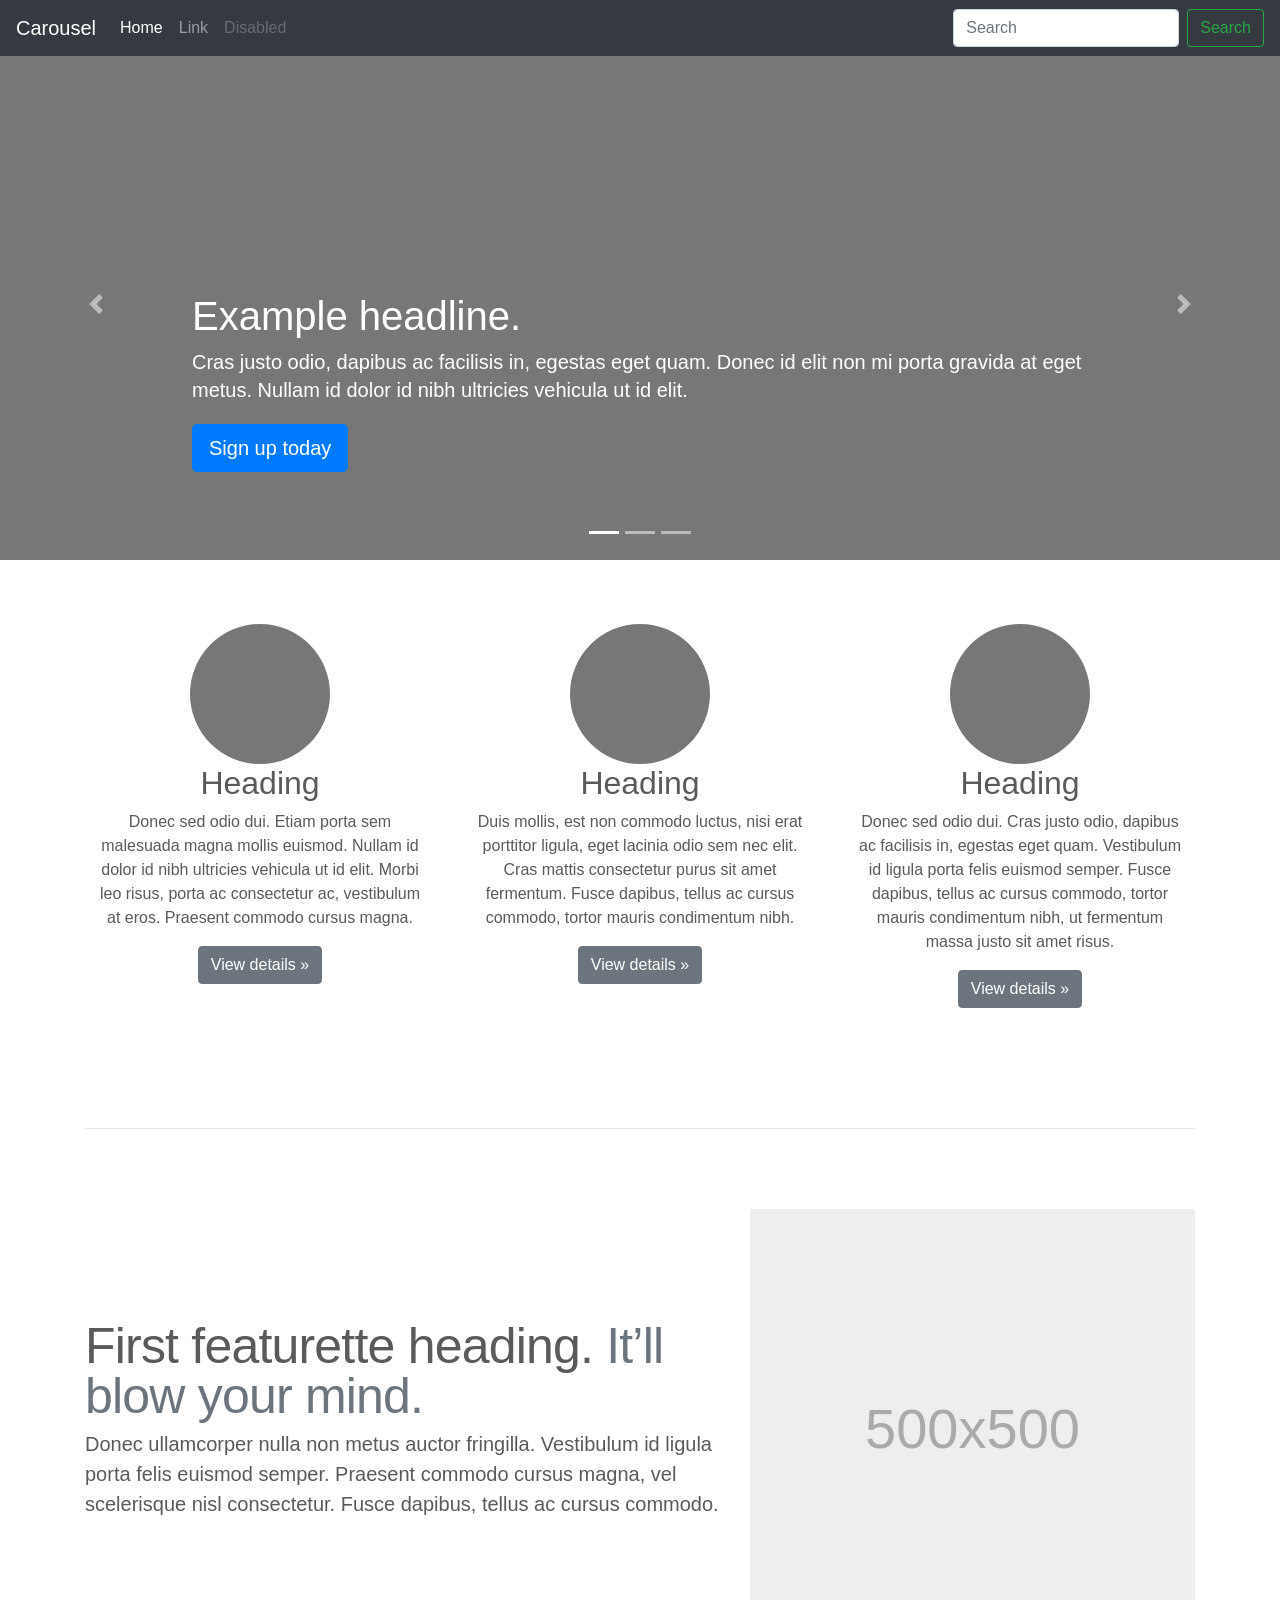
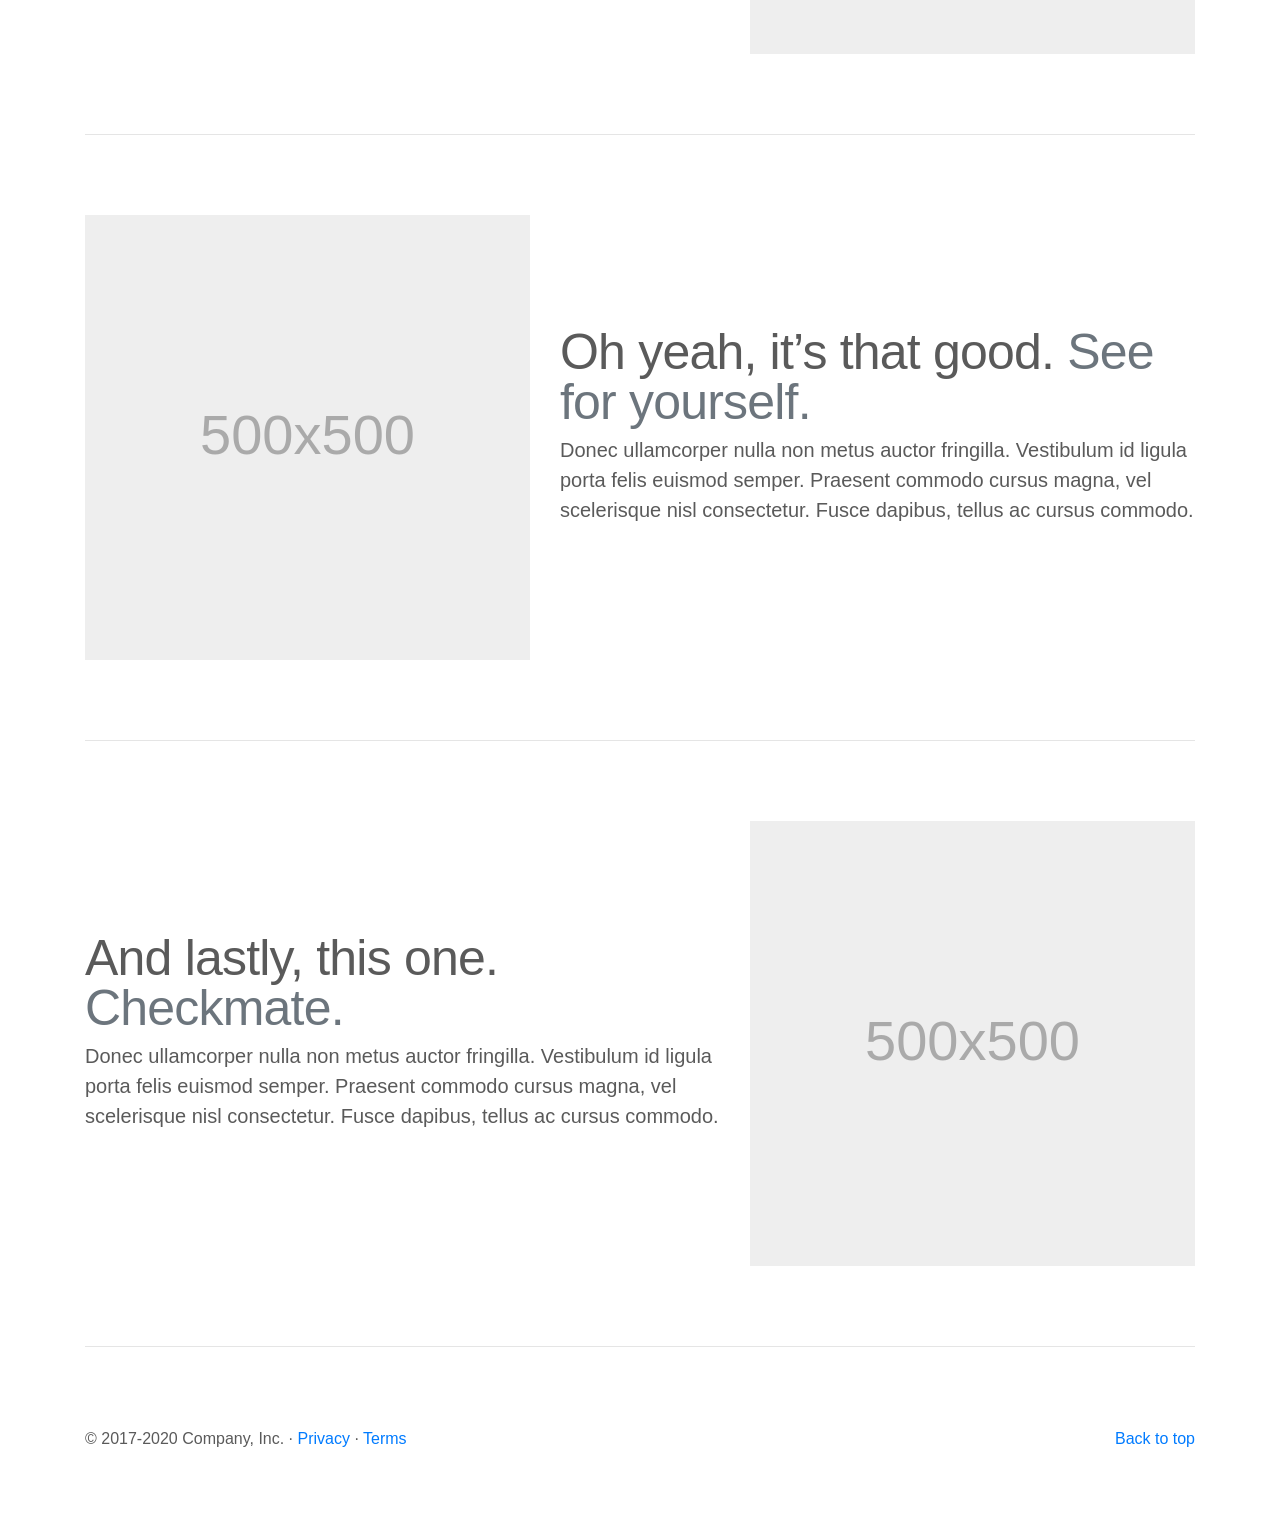
<file: Resources/bootstrap-4.5.0-examples/carousel/index.html>
<!doctype html>
<html lang="en">
  <head>
    <meta charset="utf-8">
    <meta name="viewport" content="width=device-width, initial-scale=1, shrink-to-fit=no">
    <meta name="description" content="">
    <meta name="author" content="Mark Otto, Jacob Thornton, and Bootstrap contributors">
    <meta name="generator" content="Jekyll v4.0.1">
    <title>Carousel Template · Bootstrap</title>

    <link rel="canonical" href="https://getbootstrap.com/docs/4.5/examples/carousel/">

    <!-- Bootstrap core CSS -->
<link href="../assets/dist/css/bootstrap.css" rel="stylesheet">

    <style>
      .bd-placeholder-img {
        font-size: 1.125rem;
        text-anchor: middle;
        -webkit-user-select: none;
        -moz-user-select: none;
        -ms-user-select: none;
        user-select: none;
      }

      @media (min-width: 768px) {
        .bd-placeholder-img-lg {
          font-size: 3.5rem;
        }
      }
    </style>
    <!-- Custom styles for this template -->
    <link href="carousel.css" rel="stylesheet">
  </head>
  <body>
    <header>
  <nav class="navbar navbar-expand-md navbar-dark fixed-top bg-dark">
    <a class="navbar-brand" href="#">Carousel</a>
    <button class="navbar-toggler" type="button" data-toggle="collapse" data-target="#navbarCollapse" aria-controls="navbarCollapse" aria-expanded="false" aria-label="Toggle navigation">
      <span class="navbar-toggler-icon"></span>
    </button>
    <div class="collapse navbar-collapse" id="navbarCollapse">
      <ul class="navbar-nav mr-auto">
        <li class="nav-item active">
          <a class="nav-link" href="#">Home <span class="sr-only">(current)</span></a>
        </li>
        <li class="nav-item">
          <a class="nav-link" href="#">Link</a>
        </li>
        <li class="nav-item">
          <a class="nav-link disabled" href="#" tabindex="-1" aria-disabled="true">Disabled</a>
        </li>
      </ul>
      <form class="form-inline mt-2 mt-md-0">
        <input class="form-control mr-sm-2" type="text" placeholder="Search" aria-label="Search">
        <button class="btn btn-outline-success my-2 my-sm-0" type="submit">Search</button>
      </form>
    </div>
  </nav>
</header>

<main role="main">

  <div id="myCarousel" class="carousel slide" data-ride="carousel">
    <ol class="carousel-indicators">
      <li data-target="#myCarousel" data-slide-to="0" class="active"></li>
      <li data-target="#myCarousel" data-slide-to="1"></li>
      <li data-target="#myCarousel" data-slide-to="2"></li>
    </ol>
    <div class="carousel-inner">
      <div class="carousel-item active">
        <svg class="bd-placeholder-img" width="100%" height="100%" xmlns="http://www.w3.org/2000/svg" preserveAspectRatio="xMidYMid slice" focusable="false" role="img"><rect width="100%" height="100%" fill="#777"/></svg>
        <div class="container">
          <div class="carousel-caption text-left">
            <h1>Example headline.</h1>
            <p>Cras justo odio, dapibus ac facilisis in, egestas eget quam. Donec id elit non mi porta gravida at eget metus. Nullam id dolor id nibh ultricies vehicula ut id elit.</p>
            <p><a class="btn btn-lg btn-primary" href="#" role="button">Sign up today</a></p>
          </div>
        </div>
      </div>
      <div class="carousel-item">
        <svg class="bd-placeholder-img" width="100%" height="100%" xmlns="http://www.w3.org/2000/svg" preserveAspectRatio="xMidYMid slice" focusable="false" role="img"><rect width="100%" height="100%" fill="#777"/></svg>
        <div class="container">
          <div class="carousel-caption">
            <h1>Another example headline.</h1>
            <p>Cras justo odio, dapibus ac facilisis in, egestas eget quam. Donec id elit non mi porta gravida at eget metus. Nullam id dolor id nibh ultricies vehicula ut id elit.</p>
            <p><a class="btn btn-lg btn-primary" href="#" role="button">Learn more</a></p>
          </div>
        </div>
      </div>
      <div class="carousel-item">
        <svg class="bd-placeholder-img" width="100%" height="100%" xmlns="http://www.w3.org/2000/svg" preserveAspectRatio="xMidYMid slice" focusable="false" role="img"><rect width="100%" height="100%" fill="#777"/></svg>
        <div class="container">
          <div class="carousel-caption text-right">
            <h1>One more for good measure.</h1>
            <p>Cras justo odio, dapibus ac facilisis in, egestas eget quam. Donec id elit non mi porta gravida at eget metus. Nullam id dolor id nibh ultricies vehicula ut id elit.</p>
            <p><a class="btn btn-lg btn-primary" href="#" role="button">Browse gallery</a></p>
          </div>
        </div>
      </div>
    </div>
    <a class="carousel-control-prev" href="#myCarousel" role="button" data-slide="prev">
      <span class="carousel-control-prev-icon" aria-hidden="true"></span>
      <span class="sr-only">Previous</span>
    </a>
    <a class="carousel-control-next" href="#myCarousel" role="button" data-slide="next">
      <span class="carousel-control-next-icon" aria-hidden="true"></span>
      <span class="sr-only">Next</span>
    </a>
  </div>


  <!-- Marketing messaging and featurettes
  ================================================== -->
  <!-- Wrap the rest of the page in another container to center all the content. -->

  <div class="container marketing">

    <!-- Three columns of text below the carousel -->
    <div class="row">
      <div class="col-lg-4">
        <svg class="bd-placeholder-img rounded-circle" width="140" height="140" xmlns="http://www.w3.org/2000/svg" preserveAspectRatio="xMidYMid slice" focusable="false" role="img" aria-label="Placeholder: 140x140"><title>Placeholder</title><rect width="100%" height="100%" fill="#777"/><text x="50%" y="50%" fill="#777" dy=".3em">140x140</text></svg>
        <h2>Heading</h2>
        <p>Donec sed odio dui. Etiam porta sem malesuada magna mollis euismod. Nullam id dolor id nibh ultricies vehicula ut id elit. Morbi leo risus, porta ac consectetur ac, vestibulum at eros. Praesent commodo cursus magna.</p>
        <p><a class="btn btn-secondary" href="#" role="button">View details &raquo;</a></p>
      </div><!-- /.col-lg-4 -->
      <div class="col-lg-4">
        <svg class="bd-placeholder-img rounded-circle" width="140" height="140" xmlns="http://www.w3.org/2000/svg" preserveAspectRatio="xMidYMid slice" focusable="false" role="img" aria-label="Placeholder: 140x140"><title>Placeholder</title><rect width="100%" height="100%" fill="#777"/><text x="50%" y="50%" fill="#777" dy=".3em">140x140</text></svg>
        <h2>Heading</h2>
        <p>Duis mollis, est non commodo luctus, nisi erat porttitor ligula, eget lacinia odio sem nec elit. Cras mattis consectetur purus sit amet fermentum. Fusce dapibus, tellus ac cursus commodo, tortor mauris condimentum nibh.</p>
        <p><a class="btn btn-secondary" href="#" role="button">View details &raquo;</a></p>
      </div><!-- /.col-lg-4 -->
      <div class="col-lg-4">
        <svg class="bd-placeholder-img rounded-circle" width="140" height="140" xmlns="http://www.w3.org/2000/svg" preserveAspectRatio="xMidYMid slice" focusable="false" role="img" aria-label="Placeholder: 140x140"><title>Placeholder</title><rect width="100%" height="100%" fill="#777"/><text x="50%" y="50%" fill="#777" dy=".3em">140x140</text></svg>
        <h2>Heading</h2>
        <p>Donec sed odio dui. Cras justo odio, dapibus ac facilisis in, egestas eget quam. Vestibulum id ligula porta felis euismod semper. Fusce dapibus, tellus ac cursus commodo, tortor mauris condimentum nibh, ut fermentum massa justo sit amet risus.</p>
        <p><a class="btn btn-secondary" href="#" role="button">View details &raquo;</a></p>
      </div><!-- /.col-lg-4 -->
    </div><!-- /.row -->


    <!-- START THE FEATURETTES -->

    <hr class="featurette-divider">

    <div class="row featurette">
      <div class="col-md-7">
        <h2 class="featurette-heading">First featurette heading. <span class="text-muted">It’ll blow your mind.</span></h2>
        <p class="lead">Donec ullamcorper nulla non metus auctor fringilla. Vestibulum id ligula porta felis euismod semper. Praesent commodo cursus magna, vel scelerisque nisl consectetur. Fusce dapibus, tellus ac cursus commodo.</p>
      </div>
      <div class="col-md-5">
        <svg class="bd-placeholder-img bd-placeholder-img-lg featurette-image img-fluid mx-auto" width="500" height="500" xmlns="http://www.w3.org/2000/svg" preserveAspectRatio="xMidYMid slice" focusable="false" role="img" aria-label="Placeholder: 500x500"><title>Placeholder</title><rect width="100%" height="100%" fill="#eee"/><text x="50%" y="50%" fill="#aaa" dy=".3em">500x500</text></svg>
      </div>
    </div>

    <hr class="featurette-divider">

    <div class="row featurette">
      <div class="col-md-7 order-md-2">
        <h2 class="featurette-heading">Oh yeah, it’s that good. <span class="text-muted">See for yourself.</span></h2>
        <p class="lead">Donec ullamcorper nulla non metus auctor fringilla. Vestibulum id ligula porta felis euismod semper. Praesent commodo cursus magna, vel scelerisque nisl consectetur. Fusce dapibus, tellus ac cursus commodo.</p>
      </div>
      <div class="col-md-5 order-md-1">
        <svg class="bd-placeholder-img bd-placeholder-img-lg featurette-image img-fluid mx-auto" width="500" height="500" xmlns="http://www.w3.org/2000/svg" preserveAspectRatio="xMidYMid slice" focusable="false" role="img" aria-label="Placeholder: 500x500"><title>Placeholder</title><rect width="100%" height="100%" fill="#eee"/><text x="50%" y="50%" fill="#aaa" dy=".3em">500x500</text></svg>
      </div>
    </div>

    <hr class="featurette-divider">

    <div class="row featurette">
      <div class="col-md-7">
        <h2 class="featurette-heading">And lastly, this one. <span class="text-muted">Checkmate.</span></h2>
        <p class="lead">Donec ullamcorper nulla non metus auctor fringilla. Vestibulum id ligula porta felis euismod semper. Praesent commodo cursus magna, vel scelerisque nisl consectetur. Fusce dapibus, tellus ac cursus commodo.</p>
      </div>
      <div class="col-md-5">
        <svg class="bd-placeholder-img bd-placeholder-img-lg featurette-image img-fluid mx-auto" width="500" height="500" xmlns="http://www.w3.org/2000/svg" preserveAspectRatio="xMidYMid slice" focusable="false" role="img" aria-label="Placeholder: 500x500"><title>Placeholder</title><rect width="100%" height="100%" fill="#eee"/><text x="50%" y="50%" fill="#aaa" dy=".3em">500x500</text></svg>
      </div>
    </div>

    <hr class="featurette-divider">

    <!-- /END THE FEATURETTES -->

  </div><!-- /.container -->


  <!-- FOOTER -->
  <footer class="container">
    <p class="float-right"><a href="#">Back to top</a></p>
    <p>&copy; 2017-2020 Company, Inc. &middot; <a href="#">Privacy</a> &middot; <a href="#">Terms</a></p>
  </footer>
</main>
<script src="https://code.jquery.com/jquery-3.5.1.slim.min.js" integrity="sha384-DfXdz2htPH0lsSSs5nCTpuj/zy4C+OGpamoFVy38MVBnE+IbbVYUew+OrCXaRkfj" crossorigin="anonymous"></script>
      <script>window.jQuery || document.write('<script src="../assets/js/vendor/jquery.slim.min.js"><\/script>')</script><script src="../assets/dist/js/bootstrap.bundle.js"></script></body>
</html>
</file>
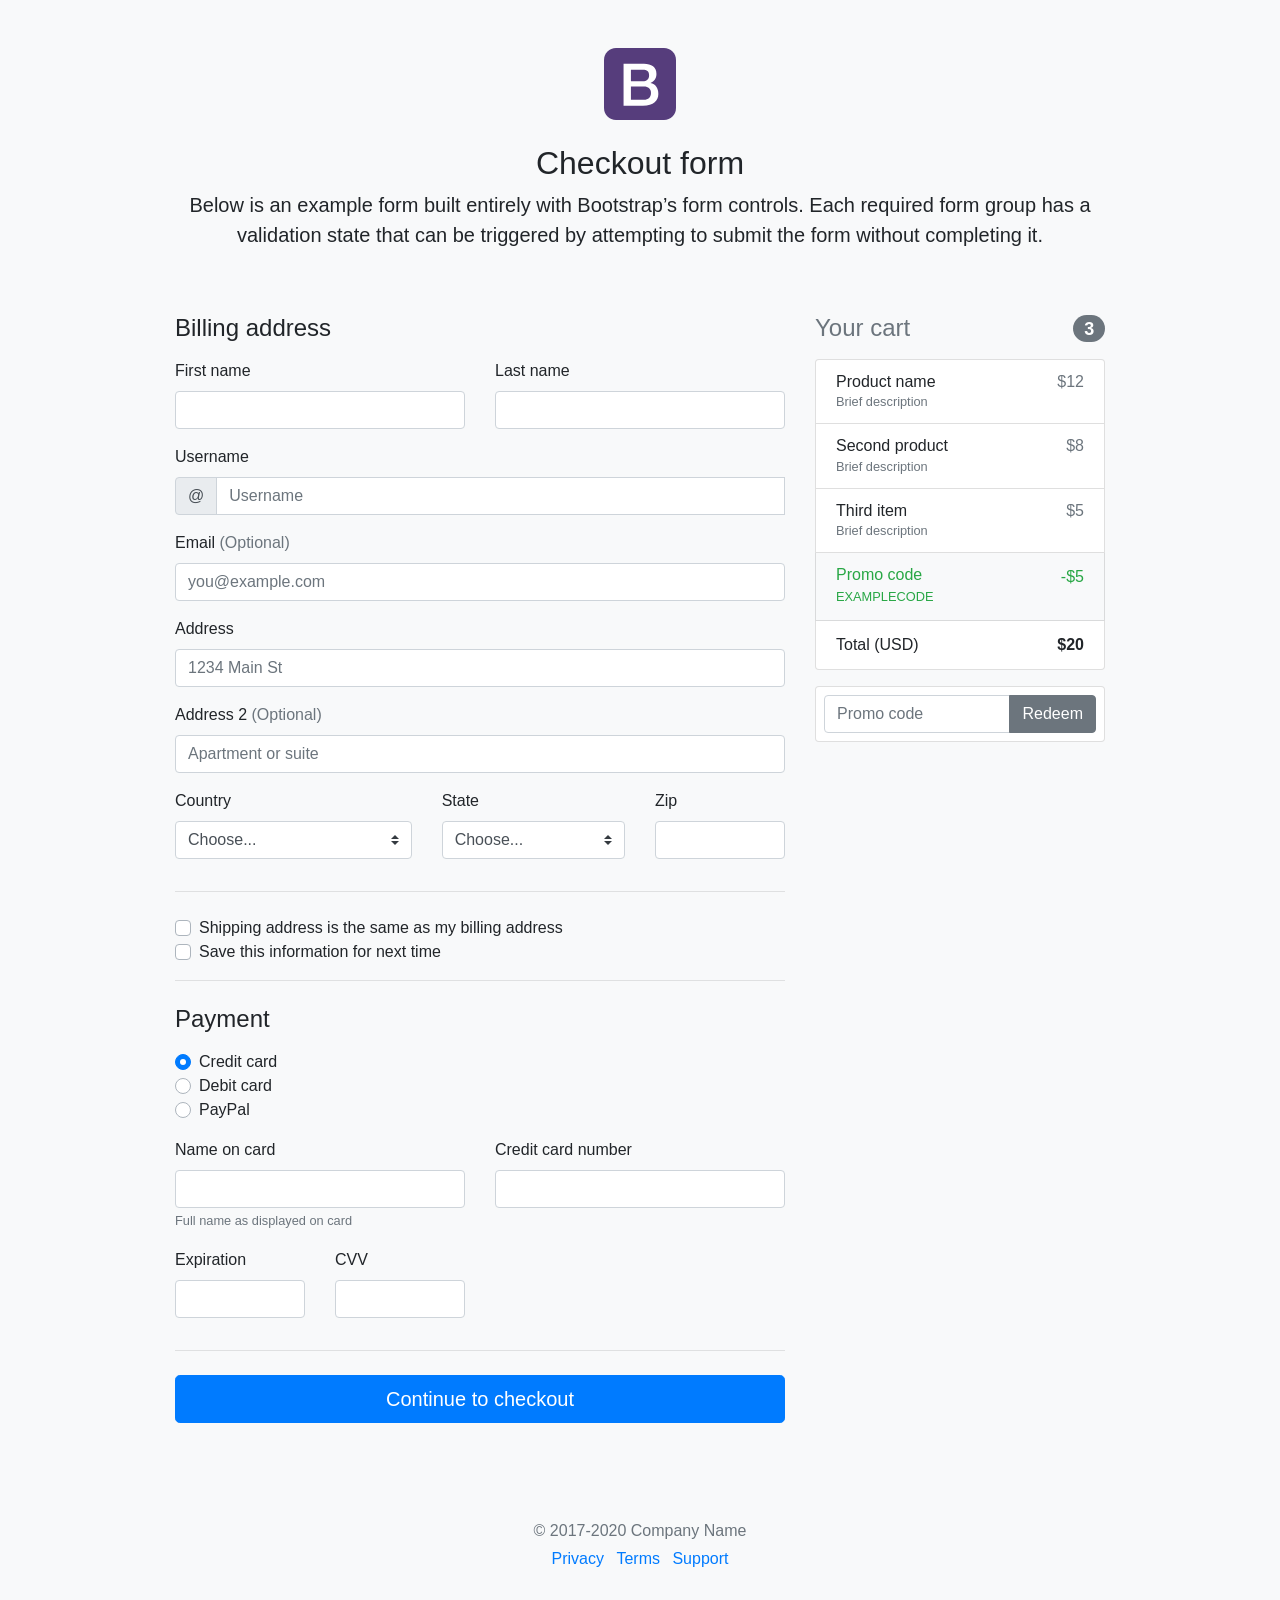
<file: Resources/bootstrap-4.5.0-examples/checkout/index.html>
<!doctype html>
<html lang="en">
  <head>
    <meta charset="utf-8">
    <meta name="viewport" content="width=device-width, initial-scale=1, shrink-to-fit=no">
    <meta name="description" content="">
    <meta name="author" content="Mark Otto, Jacob Thornton, and Bootstrap contributors">
    <meta name="generator" content="Jekyll v4.0.1">
    <title>Checkout example · Bootstrap</title>

    <link rel="canonical" href="https://getbootstrap.com/docs/4.5/examples/checkout/">

    <!-- Bootstrap core CSS -->
<link href="../assets/dist/css/bootstrap.css" rel="stylesheet">

    <style>
      .bd-placeholder-img {
        font-size: 1.125rem;
        text-anchor: middle;
        -webkit-user-select: none;
        -moz-user-select: none;
        -ms-user-select: none;
        user-select: none;
      }

      @media (min-width: 768px) {
        .bd-placeholder-img-lg {
          font-size: 3.5rem;
        }
      }
    </style>
    <!-- Custom styles for this template -->
    <link href="form-validation.css" rel="stylesheet">
  </head>
  <body class="bg-light">
    <div class="container">
  <div class="py-5 text-center">
    <img class="d-block mx-auto mb-4" src="../assets/brand/bootstrap-solid.svg" alt="" width="72" height="72">
    <h2>Checkout form</h2>
    <p class="lead">Below is an example form built entirely with Bootstrap’s form controls. Each required form group has a validation state that can be triggered by attempting to submit the form without completing it.</p>
  </div>

  <div class="row">
    <div class="col-md-4 order-md-2 mb-4">
      <h4 class="d-flex justify-content-between align-items-center mb-3">
        <span class="text-muted">Your cart</span>
        <span class="badge badge-secondary badge-pill">3</span>
      </h4>
      <ul class="list-group mb-3">
        <li class="list-group-item d-flex justify-content-between lh-condensed">
          <div>
            <h6 class="my-0">Product name</h6>
            <small class="text-muted">Brief description</small>
          </div>
          <span class="text-muted">$12</span>
        </li>
        <li class="list-group-item d-flex justify-content-between lh-condensed">
          <div>
            <h6 class="my-0">Second product</h6>
            <small class="text-muted">Brief description</small>
          </div>
          <span class="text-muted">$8</span>
        </li>
        <li class="list-group-item d-flex justify-content-between lh-condensed">
          <div>
            <h6 class="my-0">Third item</h6>
            <small class="text-muted">Brief description</small>
          </div>
          <span class="text-muted">$5</span>
        </li>
        <li class="list-group-item d-flex justify-content-between bg-light">
          <div class="text-success">
            <h6 class="my-0">Promo code</h6>
            <small>EXAMPLECODE</small>
          </div>
          <span class="text-success">-$5</span>
        </li>
        <li class="list-group-item d-flex justify-content-between">
          <span>Total (USD)</span>
          <strong>$20</strong>
        </li>
      </ul>

      <form class="card p-2">
        <div class="input-group">
          <input type="text" class="form-control" placeholder="Promo code">
          <div class="input-group-append">
            <button type="submit" class="btn btn-secondary">Redeem</button>
          </div>
        </div>
      </form>
    </div>
    <div class="col-md-8 order-md-1">
      <h4 class="mb-3">Billing address</h4>
      <form class="needs-validation" novalidate>
        <div class="row">
          <div class="col-md-6 mb-3">
            <label for="firstName">First name</label>
            <input type="text" class="form-control" id="firstName" placeholder="" value="" required>
            <div class="invalid-feedback">
              Valid first name is required.
            </div>
          </div>
          <div class="col-md-6 mb-3">
            <label for="lastName">Last name</label>
            <input type="text" class="form-control" id="lastName" placeholder="" value="" required>
            <div class="invalid-feedback">
              Valid last name is required.
            </div>
          </div>
        </div>

        <div class="mb-3">
          <label for="username">Username</label>
          <div class="input-group">
            <div class="input-group-prepend">
              <span class="input-group-text">@</span>
            </div>
            <input type="text" class="form-control" id="username" placeholder="Username" required>
            <div class="invalid-feedback" style="width: 100%;">
              Your username is required.
            </div>
          </div>
        </div>

        <div class="mb-3">
          <label for="email">Email <span class="text-muted">(Optional)</span></label>
          <input type="email" class="form-control" id="email" placeholder="you@example.com">
          <div class="invalid-feedback">
            Please enter a valid email address for shipping updates.
          </div>
        </div>

        <div class="mb-3">
          <label for="address">Address</label>
          <input type="text" class="form-control" id="address" placeholder="1234 Main St" required>
          <div class="invalid-feedback">
            Please enter your shipping address.
          </div>
        </div>

        <div class="mb-3">
          <label for="address2">Address 2 <span class="text-muted">(Optional)</span></label>
          <input type="text" class="form-control" id="address2" placeholder="Apartment or suite">
        </div>

        <div class="row">
          <div class="col-md-5 mb-3">
            <label for="country">Country</label>
            <select class="custom-select d-block w-100" id="country" required>
              <option value="">Choose...</option>
              <option>United States</option>
            </select>
            <div class="invalid-feedback">
              Please select a valid country.
            </div>
          </div>
          <div class="col-md-4 mb-3">
            <label for="state">State</label>
            <select class="custom-select d-block w-100" id="state" required>
              <option value="">Choose...</option>
              <option>California</option>
            </select>
            <div class="invalid-feedback">
              Please provide a valid state.
            </div>
          </div>
          <div class="col-md-3 mb-3">
            <label for="zip">Zip</label>
            <input type="text" class="form-control" id="zip" placeholder="" required>
            <div class="invalid-feedback">
              Zip code required.
            </div>
          </div>
        </div>
        <hr class="mb-4">
        <div class="custom-control custom-checkbox">
          <input type="checkbox" class="custom-control-input" id="same-address">
          <label class="custom-control-label" for="same-address">Shipping address is the same as my billing address</label>
        </div>
        <div class="custom-control custom-checkbox">
          <input type="checkbox" class="custom-control-input" id="save-info">
          <label class="custom-control-label" for="save-info">Save this information for next time</label>
        </div>
        <hr class="mb-4">

        <h4 class="mb-3">Payment</h4>

        <div class="d-block my-3">
          <div class="custom-control custom-radio">
            <input id="credit" name="paymentMethod" type="radio" class="custom-control-input" checked required>
            <label class="custom-control-label" for="credit">Credit card</label>
          </div>
          <div class="custom-control custom-radio">
            <input id="debit" name="paymentMethod" type="radio" class="custom-control-input" required>
            <label class="custom-control-label" for="debit">Debit card</label>
          </div>
          <div class="custom-control custom-radio">
            <input id="paypal" name="paymentMethod" type="radio" class="custom-control-input" required>
            <label class="custom-control-label" for="paypal">PayPal</label>
          </div>
        </div>
        <div class="row">
          <div class="col-md-6 mb-3">
            <label for="cc-name">Name on card</label>
            <input type="text" class="form-control" id="cc-name" placeholder="" required>
            <small class="text-muted">Full name as displayed on card</small>
            <div class="invalid-feedback">
              Name on card is required
            </div>
          </div>
          <div class="col-md-6 mb-3">
            <label for="cc-number">Credit card number</label>
            <input type="text" class="form-control" id="cc-number" placeholder="" required>
            <div class="invalid-feedback">
              Credit card number is required
            </div>
          </div>
        </div>
        <div class="row">
          <div class="col-md-3 mb-3">
            <label for="cc-expiration">Expiration</label>
            <input type="text" class="form-control" id="cc-expiration" placeholder="" required>
            <div class="invalid-feedback">
              Expiration date required
            </div>
          </div>
          <div class="col-md-3 mb-3">
            <label for="cc-cvv">CVV</label>
            <input type="text" class="form-control" id="cc-cvv" placeholder="" required>
            <div class="invalid-feedback">
              Security code required
            </div>
          </div>
        </div>
        <hr class="mb-4">
        <button class="btn btn-primary btn-lg btn-block" type="submit">Continue to checkout</button>
      </form>
    </div>
  </div>

  <footer class="my-5 pt-5 text-muted text-center text-small">
    <p class="mb-1">&copy; 2017-2020 Company Name</p>
    <ul class="list-inline">
      <li class="list-inline-item"><a href="#">Privacy</a></li>
      <li class="list-inline-item"><a href="#">Terms</a></li>
      <li class="list-inline-item"><a href="#">Support</a></li>
    </ul>
  </footer>
</div>
<script src="https://code.jquery.com/jquery-3.5.1.slim.min.js" integrity="sha384-DfXdz2htPH0lsSSs5nCTpuj/zy4C+OGpamoFVy38MVBnE+IbbVYUew+OrCXaRkfj" crossorigin="anonymous"></script>
      <script>window.jQuery || document.write('<script src="../assets/js/vendor/jquery.slim.min.js"><\/script>')</script><script src="../assets/dist/js/bootstrap.bundle.js"></script>
        <script src="form-validation.js"></script></body>
</html>
</file>
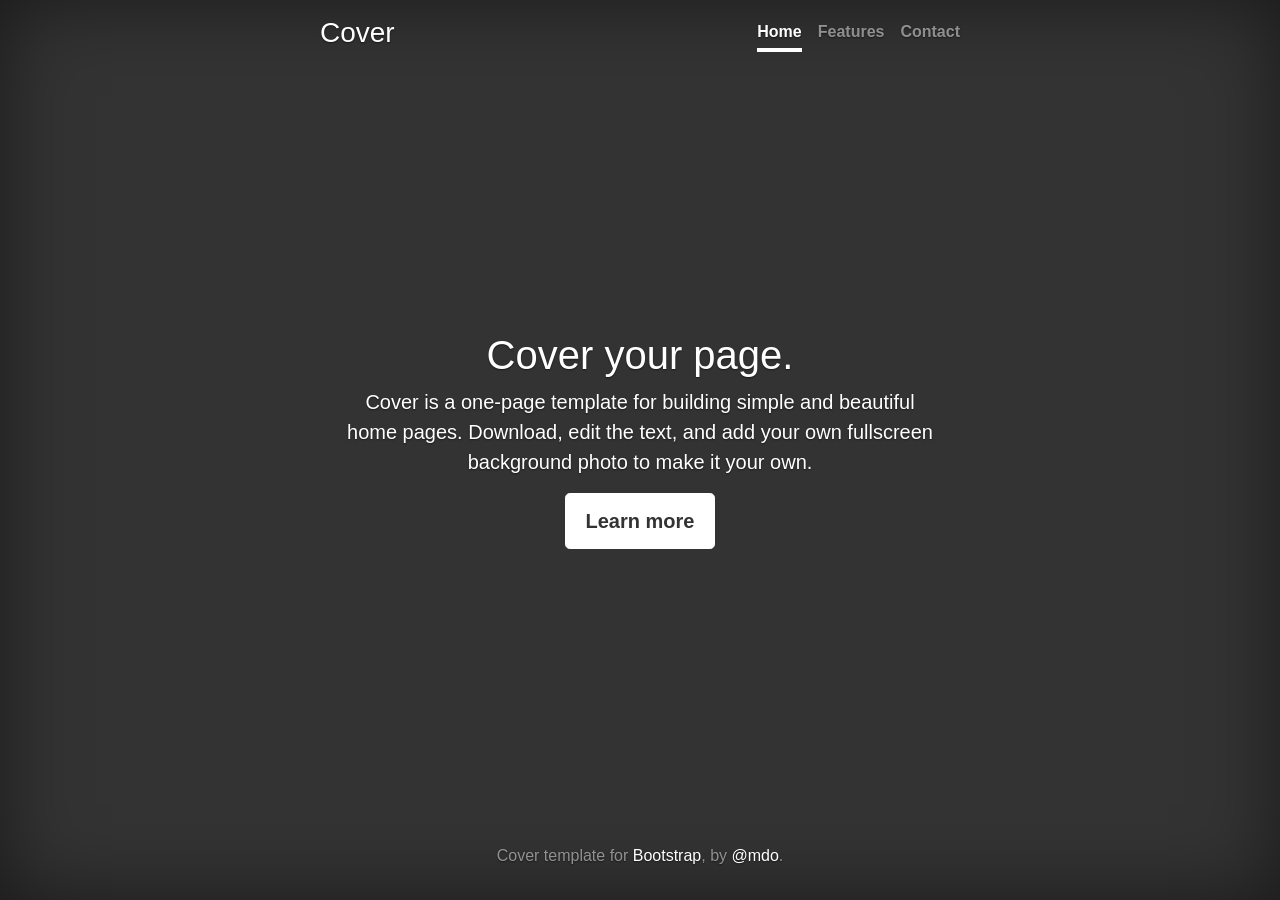
<file: Resources/bootstrap-4.5.0-examples/cover/index.html>
<!doctype html>
<html lang="en">
  <head>
    <meta charset="utf-8">
    <meta name="viewport" content="width=device-width, initial-scale=1, shrink-to-fit=no">
    <meta name="description" content="">
    <meta name="author" content="Mark Otto, Jacob Thornton, and Bootstrap contributors">
    <meta name="generator" content="Jekyll v4.0.1">
    <title>Cover Template · Bootstrap</title>

    <link rel="canonical" href="https://getbootstrap.com/docs/4.5/examples/cover/">

    <!-- Bootstrap core CSS -->
<link href="../assets/dist/css/bootstrap.css" rel="stylesheet">

    <style>
      .bd-placeholder-img {
        font-size: 1.125rem;
        text-anchor: middle;
        -webkit-user-select: none;
        -moz-user-select: none;
        -ms-user-select: none;
        user-select: none;
      }

      @media (min-width: 768px) {
        .bd-placeholder-img-lg {
          font-size: 3.5rem;
        }
      }
    </style>
    <!-- Custom styles for this template -->
    <link href="cover.css" rel="stylesheet">
  </head>
  <body class="text-center">
    <div class="cover-container d-flex w-100 h-100 p-3 mx-auto flex-column">
  <header class="masthead mb-auto">
    <div class="inner">
      <h3 class="masthead-brand">Cover</h3>
      <nav class="nav nav-masthead justify-content-center">
        <a class="nav-link active" href="#">Home</a>
        <a class="nav-link" href="#">Features</a>
        <a class="nav-link" href="#">Contact</a>
      </nav>
    </div>
  </header>

  <main role="main" class="inner cover">
    <h1 class="cover-heading">Cover your page.</h1>
    <p class="lead">Cover is a one-page template for building simple and beautiful home pages. Download, edit the text, and add your own fullscreen background photo to make it your own.</p>
    <p class="lead">
      <a href="#" class="btn btn-lg btn-secondary">Learn more</a>
    </p>
  </main>

  <footer class="mastfoot mt-auto">
    <div class="inner">
      <p>Cover template for <a href="https://getbootstrap.com/">Bootstrap</a>, by <a href="https://twitter.com/mdo">@mdo</a>.</p>
    </div>
  </footer>
</div>
</body>
</html>
</file>
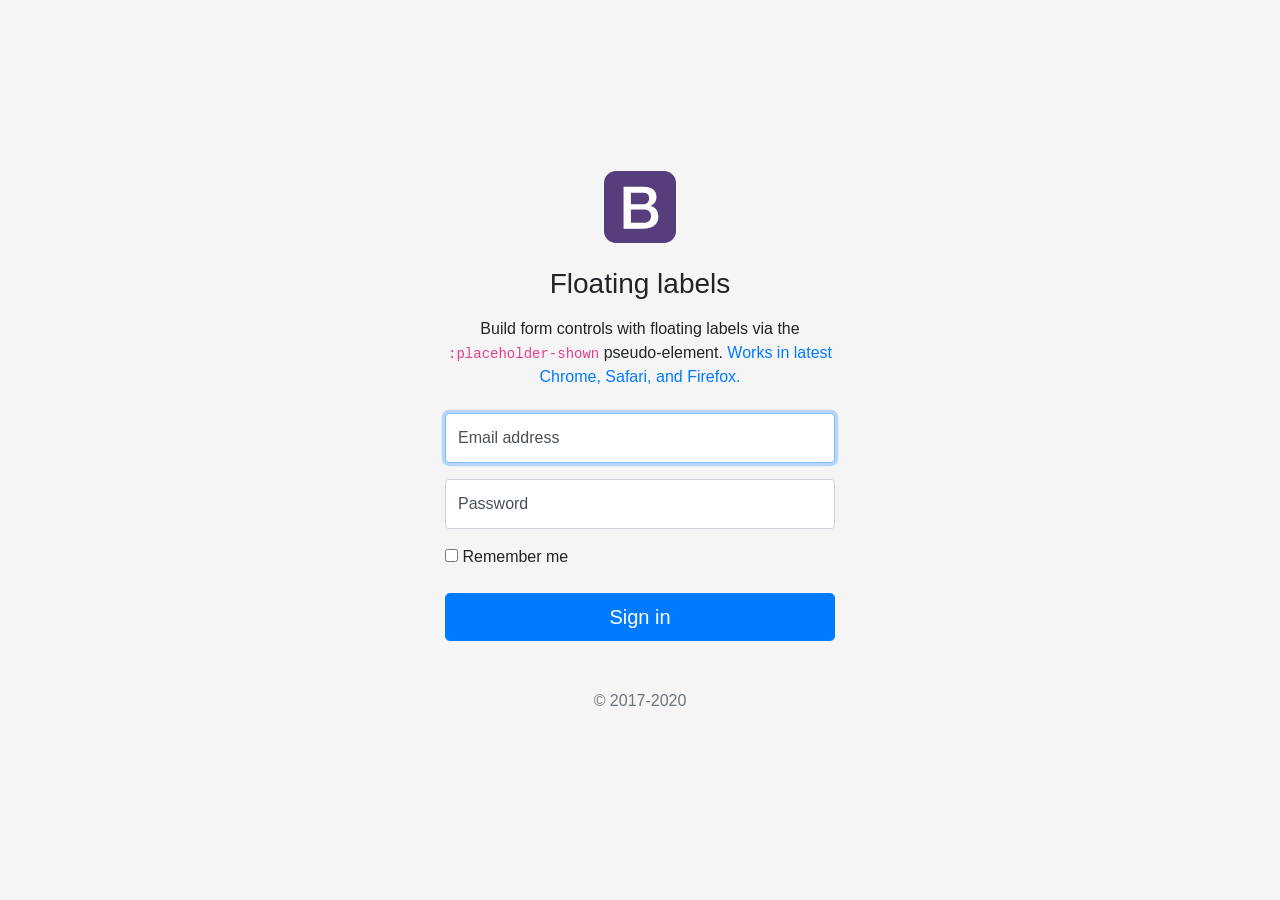
<file: Resources/bootstrap-4.5.0-examples/floating-labels/index.html>
<!doctype html>
<html lang="en">
  <head>
    <meta charset="utf-8">
    <meta name="viewport" content="width=device-width, initial-scale=1, shrink-to-fit=no">
    <meta name="description" content="">
    <meta name="author" content="Mark Otto, Jacob Thornton, and Bootstrap contributors">
    <meta name="generator" content="Jekyll v4.0.1">
    <title>Floating labels example · Bootstrap</title>

    <link rel="canonical" href="https://getbootstrap.com/docs/4.5/examples/floating-labels/">

    <!-- Bootstrap core CSS -->
<link href="../assets/dist/css/bootstrap.css" rel="stylesheet">

    <style>
      .bd-placeholder-img {
        font-size: 1.125rem;
        text-anchor: middle;
        -webkit-user-select: none;
        -moz-user-select: none;
        -ms-user-select: none;
        user-select: none;
      }

      @media (min-width: 768px) {
        .bd-placeholder-img-lg {
          font-size: 3.5rem;
        }
      }
    </style>
    <!-- Custom styles for this template -->
    <link href="floating-labels.css" rel="stylesheet">
  </head>
  <body>
    <form class="form-signin">
  <div class="text-center mb-4">
    <img class="mb-4" src="../assets/brand/bootstrap-solid.svg" alt="" width="72" height="72">
    <h1 class="h3 mb-3 font-weight-normal">Floating labels</h1>
    <p>Build form controls with floating labels via the <code>:placeholder-shown</code> pseudo-element. <a href="https://caniuse.com/#feat=css-placeholder-shown">Works in latest Chrome, Safari, and Firefox.</a></p>
  </div>

  <div class="form-label-group">
    <input type="email" id="inputEmail" class="form-control" placeholder="Email address" required autofocus>
    <label for="inputEmail">Email address</label>
  </div>

  <div class="form-label-group">
    <input type="password" id="inputPassword" class="form-control" placeholder="Password" required>
    <label for="inputPassword">Password</label>
  </div>

  <div class="checkbox mb-3">
    <label>
      <input type="checkbox" value="remember-me"> Remember me
    </label>
  </div>
  <button class="btn btn-lg btn-primary btn-block" type="submit">Sign in</button>
  <p class="mt-5 mb-3 text-muted text-center">&copy; 2017-2020</p>
</form>
</body>
</html>
</file>
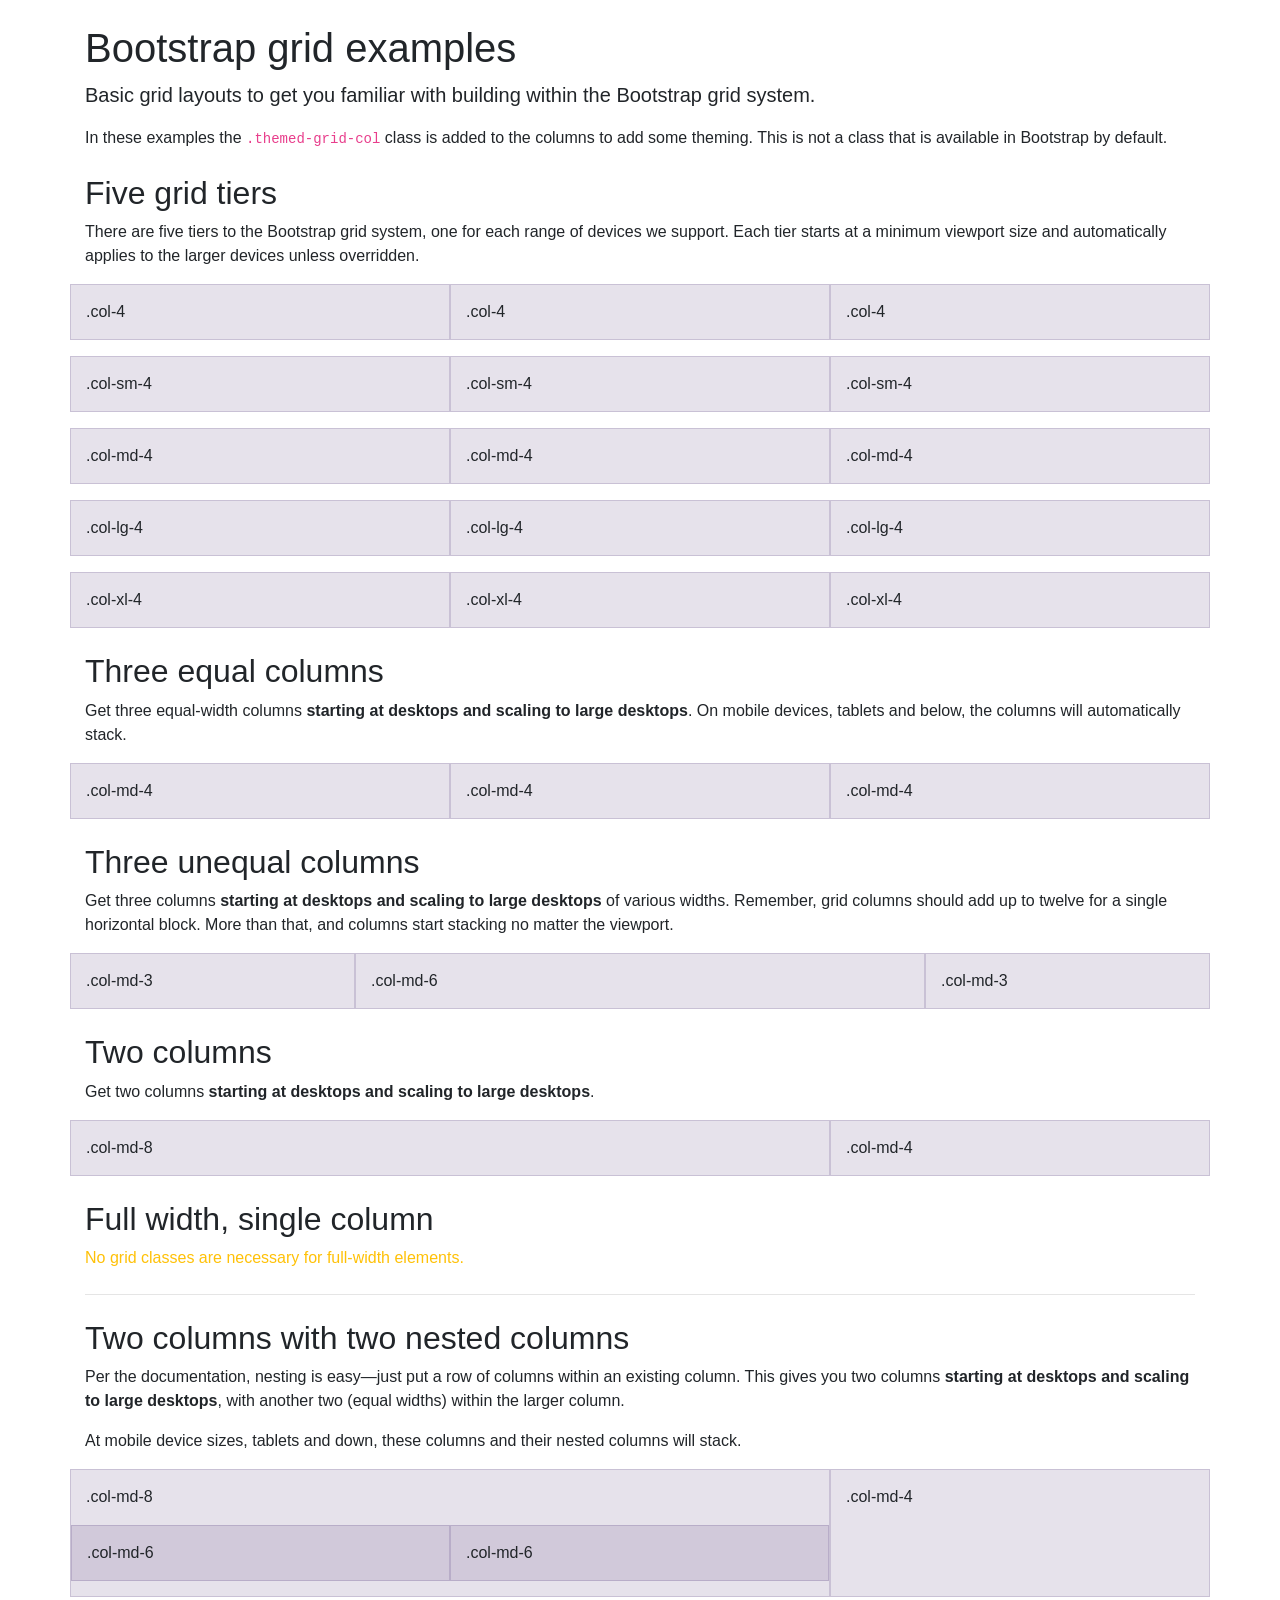
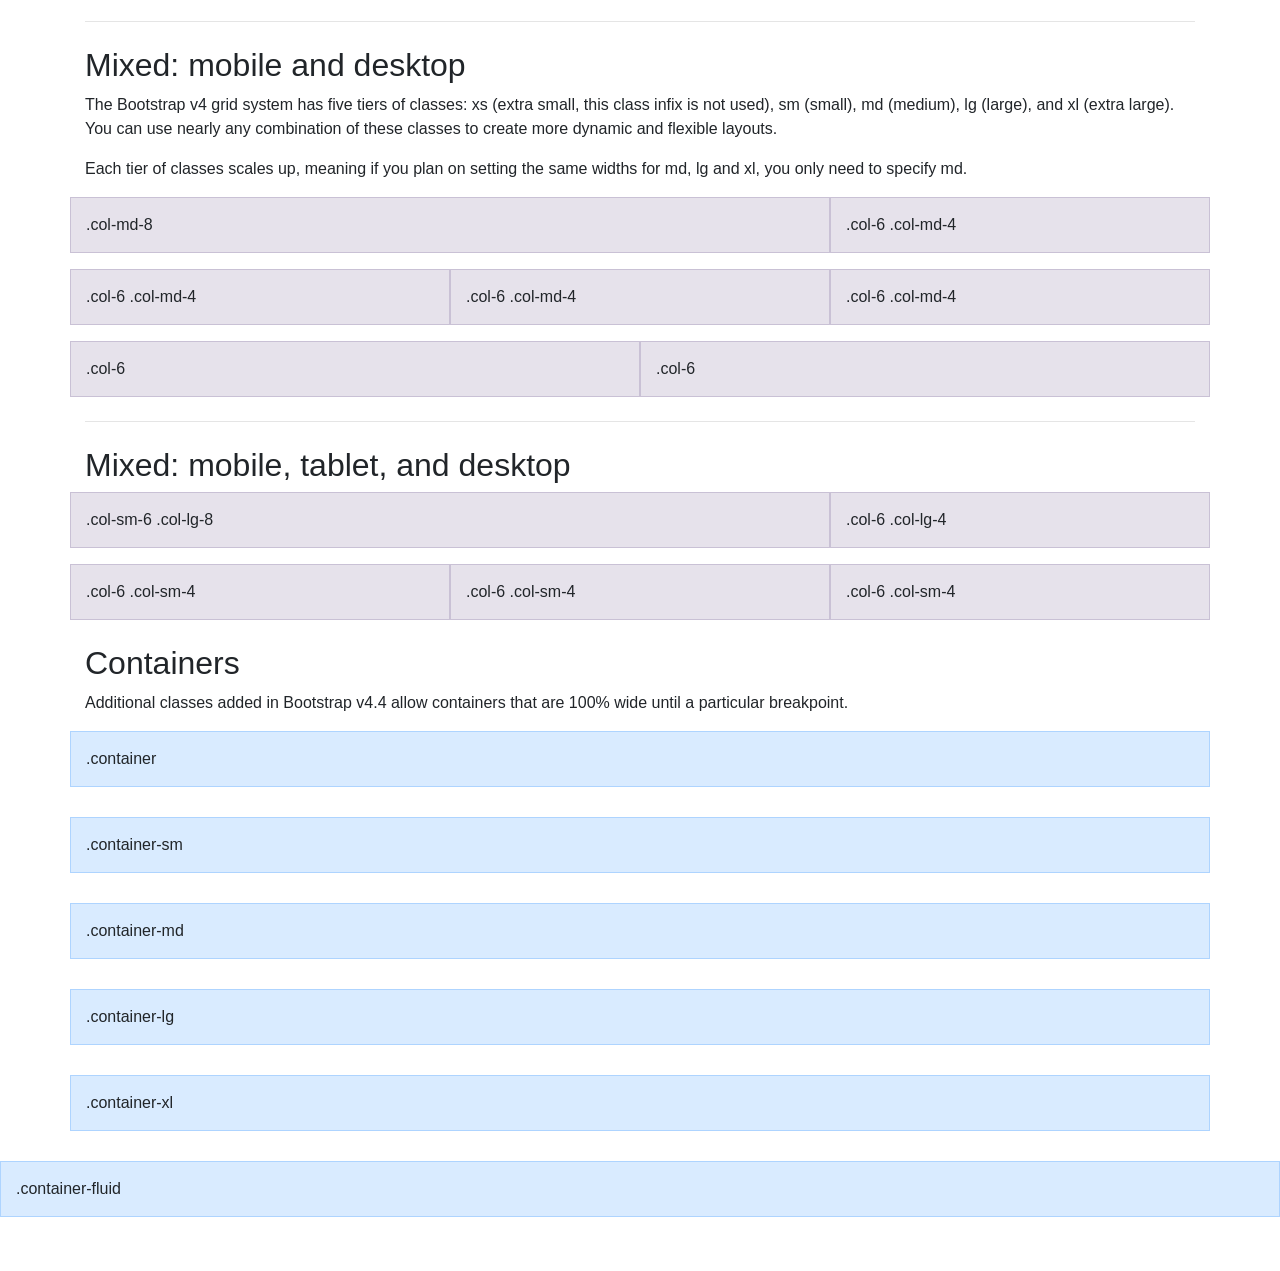
<file: Resources/bootstrap-4.5.0-examples/grid/index.html>
<!doctype html>
<html lang="en">
  <head>
    <meta charset="utf-8">
    <meta name="viewport" content="width=device-width, initial-scale=1, shrink-to-fit=no">
    <meta name="description" content="">
    <meta name="author" content="Mark Otto, Jacob Thornton, and Bootstrap contributors">
    <meta name="generator" content="Jekyll v4.0.1">
    <title>Grid Template · Bootstrap</title>

    <link rel="canonical" href="https://getbootstrap.com/docs/4.5/examples/grid/">

    <!-- Bootstrap core CSS -->
<link href="../assets/dist/css/bootstrap.css" rel="stylesheet">

    <style>
      .bd-placeholder-img {
        font-size: 1.125rem;
        text-anchor: middle;
        -webkit-user-select: none;
        -moz-user-select: none;
        -ms-user-select: none;
        user-select: none;
      }

      @media (min-width: 768px) {
        .bd-placeholder-img-lg {
          font-size: 3.5rem;
        }
      }
    </style>
    <!-- Custom styles for this template -->
    <link href="grid.css" rel="stylesheet">
  </head>
  <body class="py-4">
    <div class="container">

  <h1>Bootstrap grid examples</h1>
  <p class="lead">Basic grid layouts to get you familiar with building within the Bootstrap grid system.</p>
  <p>In these examples the <code>.themed-grid-col</code> class is added to the columns to add some theming. This is not a class that is available in Bootstrap by default.</p>

  <h2 class="mt-4">Five grid tiers</h2>
  <p>There are five tiers to the Bootstrap grid system, one for each range of devices we support. Each tier starts at a minimum viewport size and automatically applies to the larger devices unless overridden.</p>

  <div class="row mb-3">
    <div class="col-4 themed-grid-col">.col-4</div>
    <div class="col-4 themed-grid-col">.col-4</div>
    <div class="col-4 themed-grid-col">.col-4</div>
  </div>

  <div class="row mb-3">
    <div class="col-sm-4 themed-grid-col">.col-sm-4</div>
    <div class="col-sm-4 themed-grid-col">.col-sm-4</div>
    <div class="col-sm-4 themed-grid-col">.col-sm-4</div>
  </div>

  <div class="row mb-3">
    <div class="col-md-4 themed-grid-col">.col-md-4</div>
    <div class="col-md-4 themed-grid-col">.col-md-4</div>
    <div class="col-md-4 themed-grid-col">.col-md-4</div>
  </div>

  <div class="row mb-3">
    <div class="col-lg-4 themed-grid-col">.col-lg-4</div>
    <div class="col-lg-4 themed-grid-col">.col-lg-4</div>
    <div class="col-lg-4 themed-grid-col">.col-lg-4</div>
  </div>

  <div class="row mb-3">
    <div class="col-xl-4 themed-grid-col">.col-xl-4</div>
    <div class="col-xl-4 themed-grid-col">.col-xl-4</div>
    <div class="col-xl-4 themed-grid-col">.col-xl-4</div>
  </div>

  <h2 class="mt-4">Three equal columns</h2>
  <p>Get three equal-width columns <strong>starting at desktops and scaling to large desktops</strong>. On mobile devices, tablets and below, the columns will automatically stack.</p>
  <div class="row mb-3">
    <div class="col-md-4 themed-grid-col">.col-md-4</div>
    <div class="col-md-4 themed-grid-col">.col-md-4</div>
    <div class="col-md-4 themed-grid-col">.col-md-4</div>
  </div>

  <h2 class="mt-4">Three unequal columns</h2>
  <p>Get three columns <strong>starting at desktops and scaling to large desktops</strong> of various widths. Remember, grid columns should add up to twelve for a single horizontal block. More than that, and columns start stacking no matter the viewport.</p>
  <div class="row mb-3">
    <div class="col-md-3 themed-grid-col">.col-md-3</div>
    <div class="col-md-6 themed-grid-col">.col-md-6</div>
    <div class="col-md-3 themed-grid-col">.col-md-3</div>
  </div>

  <h2 class="mt-4">Two columns</h2>
  <p>Get two columns <strong>starting at desktops and scaling to large desktops</strong>.</p>
  <div class="row mb-3">
    <div class="col-md-8 themed-grid-col">.col-md-8</div>
    <div class="col-md-4 themed-grid-col">.col-md-4</div>
  </div>

  <h2 class="mt-4">Full width, single column</h2>
  <p class="text-warning">
    No grid classes are necessary for full-width elements.
  </p>

  <hr class="my-4">

  <h2 class="mt-4">Two columns with two nested columns</h2>
  <p>Per the documentation, nesting is easy—just put a row of columns within an existing column. This gives you two columns <strong>starting at desktops and scaling to large desktops</strong>, with another two (equal widths) within the larger column.</p>
  <p>At mobile device sizes, tablets and down, these columns and their nested columns will stack.</p>
  <div class="row mb-3">
    <div class="col-md-8 themed-grid-col">
      <div class="pb-3">
        .col-md-8
      </div>
      <div class="row">
        <div class="col-md-6 themed-grid-col">.col-md-6</div>
        <div class="col-md-6 themed-grid-col">.col-md-6</div>
      </div>
    </div>
    <div class="col-md-4 themed-grid-col">.col-md-4</div>
  </div>

  <hr class="my-4">

  <h2 class="mt-4">Mixed: mobile and desktop</h2>
  <p>The Bootstrap v4 grid system has five tiers of classes: xs (extra small, this class infix is not used), sm (small), md (medium), lg (large), and xl (extra large). You can use nearly any combination of these classes to create more dynamic and flexible layouts.</p>
  <p>Each tier of classes scales up, meaning if you plan on setting the same widths for md, lg and xl, you only need to specify md.</p>
  <div class="row mb-3">
    <div class="col-md-8 themed-grid-col">.col-md-8</div>
    <div class="col-6 col-md-4 themed-grid-col">.col-6 .col-md-4</div>
  </div>
  <div class="row mb-3">
    <div class="col-6 col-md-4 themed-grid-col">.col-6 .col-md-4</div>
    <div class="col-6 col-md-4 themed-grid-col">.col-6 .col-md-4</div>
    <div class="col-6 col-md-4 themed-grid-col">.col-6 .col-md-4</div>
  </div>
  <div class="row mb-3">
    <div class="col-6 themed-grid-col">.col-6</div>
    <div class="col-6 themed-grid-col">.col-6</div>
  </div>

  <hr class="my-4">

  <h2 class="mt-4">Mixed: mobile, tablet, and desktop</h2>
  <div class="row mb-3">
    <div class="col-sm-6 col-lg-8 themed-grid-col">.col-sm-6 .col-lg-8</div>
    <div class="col-6 col-lg-4 themed-grid-col">.col-6 .col-lg-4</div>
  </div>
  <div class="row mb-3">
    <div class="col-6 col-sm-4 themed-grid-col">.col-6 .col-sm-4</div>
    <div class="col-6 col-sm-4 themed-grid-col">.col-6 .col-sm-4</div>
    <div class="col-6 col-sm-4 themed-grid-col">.col-6 .col-sm-4</div>
  </div>

</div>

<div class="container" id="containers">
  <h2 class="mt-4">Containers</h2>
  <p>Additional classes added in Bootstrap v4.4 allow containers that are 100% wide until a particular breakpoint.</p>
</div>

<div class="container themed-container">.container</div>
<div class="container-sm themed-container">.container-sm</div>
<div class="container-md themed-container">.container-md</div>
<div class="container-lg themed-container">.container-lg</div>
<div class="container-xl themed-container">.container-xl</div>
<div class="container-fluid themed-container">.container-fluid</div>
</body>
</html>
</file>
<file: Resources/fashi/css/themify-icons.css>
@font-face {
	font-family: 'themify';
	src:url('../fonts/themify.eot?-fvbane');
	src:url('../fonts/themify.eot?#iefix-fvbane') format('embedded-opentype'),
		url('../fonts/themify.woff?-fvbane') format('woff'),
		url('../fonts/themify.ttf?-fvbane') format('truetype'),
		url('../fonts/themify.svg?-fvbane#themify') format('svg');
	font-weight: normal;
	font-style: normal;
}

[class^="ti-"], [class*=" ti-"] {
	font-family: 'themify';
	speak: none;
	font-style: normal;
	font-weight: normal;
	font-variant: normal;
	text-transform: none;
	line-height: 1;

	/* Better Font Rendering =========== */
	-webkit-font-smoothing: antialiased;
	-moz-osx-font-smoothing: grayscale;
}

.ti-wand:before {
	content: "\e600";
}
.ti-volume:before {
	content: "\e601";
}
.ti-user:before {
	content: "\e602";
}
.ti-unlock:before {
	content: "\e603";
}
.ti-unlink:before {
	content: "\e604";
}
.ti-trash:before {
	content: "\e605";
}
.ti-thought:before {
	content: "\e606";
}
.ti-target:before {
	content: "\e607";
}
.ti-tag:before {
	content: "\e608";
}
.ti-tablet:before {
	content: "\e609";
}
.ti-star:before {
	content: "\e60a";
}
.ti-spray:before {
	content: "\e60b";
}
.ti-signal:before {
	content: "\e60c";
}
.ti-shopping-cart:before {
	content: "\e60d";
}
.ti-shopping-cart-full:before {
	content: "\e60e";
}
.ti-settings:before {
	content: "\e60f";
}
.ti-search:before {
	content: "\e610";
}
.ti-zoom-in:before {
	content: "\e611";
}
.ti-zoom-out:before {
	content: "\e612";
}
.ti-cut:before {
	content: "\e613";
}
.ti-ruler:before {
	content: "\e614";
}
.ti-ruler-pencil:before {
	content: "\e615";
}
.ti-ruler-alt:before {
	content: "\e616";
}
.ti-bookmark:before {
	content: "\e617";
}
.ti-bookmark-alt:before {
	content: "\e618";
}
.ti-reload:before {
	content: "\e619";
}
.ti-plus:before {
	content: "\e61a";
}
.ti-pin:before {
	content: "\e61b";
}
.ti-pencil:before {
	content: "\e61c";
}
.ti-pencil-alt:before {
	content: "\e61d";
}
.ti-paint-roller:before {
	content: "\e61e";
}
.ti-paint-bucket:before {
	content: "\e61f";
}
.ti-na:before {
	content: "\e620";
}
.ti-mobile:before {
	content: "\e621";
}
.ti-minus:before {
	content: "\e622";
}
.ti-medall:before {
	content: "\e623";
}
.ti-medall-alt:before {
	content: "\e624";
}
.ti-marker:before {
	content: "\e625";
}
.ti-marker-alt:before {
	content: "\e626";
}
.ti-arrow-up:before {
	content: "\e627";
}
.ti-arrow-right:before {
	content: "\e628";
}
.ti-arrow-left:before {
	content: "\e629";
}
.ti-arrow-down:before {
	content: "\e62a";
}
.ti-lock:before {
	content: "\e62b";
}
.ti-location-arrow:before {
	content: "\e62c";
}
.ti-link:before {
	content: "\e62d";
}
.ti-layout:before {
	content: "\e62e";
}
.ti-layers:before {
	content: "\e62f";
}
.ti-layers-alt:before {
	content: "\e630";
}
.ti-key:before {
	content: "\e631";
}
.ti-import:before {
	content: "\e632";
}
.ti-image:before {
	content: "\e633";
}
.ti-heart:before {
	content: "\e634";
}
.ti-heart-broken:before {
	content: "\e635";
}
.ti-hand-stop:before {
	content: "\e636";
}
.ti-hand-open:before {
	content: "\e637";
}
.ti-hand-drag:before {
	content: "\e638";
}
.ti-folder:before {
	content: "\e639";
}
.ti-flag:before {
	content: "\e63a";
}
.ti-flag-alt:before {
	content: "\e63b";
}
.ti-flag-alt-2:before {
	content: "\e63c";
}
.ti-eye:before {
	content: "\e63d";
}
.ti-export:before {
	content: "\e63e";
}
.ti-exchange-vertical:before {
	content: "\e63f";
}
.ti-desktop:before {
	content: "\e640";
}
.ti-cup:before {
	content: "\e641";
}
.ti-crown:before {
	content: "\e642";
}
.ti-comments:before {
	content: "\e643";
}
.ti-comment:before {
	content: "\e644";
}
.ti-comment-alt:before {
	content: "\e645";
}
.ti-close:before {
	content: "\e646";
}
.ti-clip:before {
	content: "\e647";
}
.ti-angle-up:before {
	content: "\e648";
}
.ti-angle-right:before {
	content: "\e649";
}
.ti-angle-left:before {
	content: "\e64a";
}
.ti-angle-down:before {
	content: "\e64b";
}
.ti-check:before {
	content: "\e64c";
}
.ti-check-box:before {
	content: "\e64d";
}
.ti-camera:before {
	content: "\e64e";
}
.ti-announcement:before {
	content: "\e64f";
}
.ti-brush:before {
	content: "\e650";
}
.ti-briefcase:before {
	content: "\e651";
}
.ti-bolt:before {
	content: "\e652";
}
.ti-bolt-alt:before {
	content: "\e653";
}
.ti-blackboard:before {
	content: "\e654";
}
.ti-bag:before {
	content: "\e655";
}
.ti-move:before {
	content: "\e656";
}
.ti-arrows-vertical:before {
	content: "\e657";
}
.ti-arrows-horizontal:before {
	content: "\e658";
}
.ti-fullscreen:before {
	content: "\e659";
}
.ti-arrow-top-right:before {
	content: "\e65a";
}
.ti-arrow-top-left:before {
	content: "\e65b";
}
.ti-arrow-circle-up:before {
	content: "\e65c";
}
.ti-arrow-circle-right:before {
	content: "\e65d";
}
.ti-arrow-circle-left:before {
	content: "\e65e";
}
.ti-arrow-circle-down:before {
	content: "\e65f";
}
.ti-angle-double-up:before {
	content: "\e660";
}
.ti-angle-double-right:before {
	content: "\e661";
}
.ti-angle-double-left:before {
	content: "\e662";
}
.ti-angle-double-down:before {
	content: "\e663";
}
.ti-zip:before {
	content: "\e664";
}
.ti-world:before {
	content: "\e665";
}
.ti-wheelchair:before {
	content: "\e666";
}
.ti-view-list:before {
	content: "\e667";
}
.ti-view-list-alt:before {
	content: "\e668";
}
.ti-view-grid:before {
	content: "\e669";
}
.ti-uppercase:before {
	content: "\e66a";
}
.ti-upload:before {
	content: "\e66b";
}
.ti-underline:before {
	content: "\e66c";
}
.ti-truck:before {
	content: "\e66d";
}
.ti-timer:before {
	content: "\e66e";
}
.ti-ticket:before {
	content: "\e66f";
}
.ti-thumb-up:before {
	content: "\e670";
}
.ti-thumb-down:before {
	content: "\e671";
}
.ti-text:before {
	content: "\e672";
}
.ti-stats-up:before {
	content: "\e673";
}
.ti-stats-down:before {
	content: "\e674";
}
.ti-split-v:before {
	content: "\e675";
}
.ti-split-h:before {
	content: "\e676";
}
.ti-smallcap:before {
	content: "\e677";
}
.ti-shine:before {
	content: "\e678";
}
.ti-shift-right:before {
	content: "\e679";
}
.ti-shift-left:before {
	content: "\e67a";
}
.ti-shield:before {
	content: "\e67b";
}
.ti-notepad:before {
	content: "\e67c";
}
.ti-server:before {
	content: "\e67d";
}
.ti-quote-right:before {
	content: "\e67e";
}
.ti-quote-left:before {
	content: "\e67f";
}
.ti-pulse:before {
	content: "\e680";
}
.ti-printer:before {
	content: "\e681";
}
.ti-power-off:before {
	content: "\e682";
}
.ti-plug:before {
	content: "\e683";
}
.ti-pie-chart:before {
	content: "\e684";
}
.ti-paragraph:before {
	content: "\e685";
}
.ti-panel:before {
	content: "\e686";
}
.ti-package:before {
	content: "\e687";
}
.ti-music:before {
	content: "\e688";
}
.ti-music-alt:before {
	content: "\e689";
}
.ti-mouse:before {
	content: "\e68a";
}
.ti-mouse-alt:before {
	content: "\e68b";
}
.ti-money:before {
	content: "\e68c";
}
.ti-microphone:before {
	content: "\e68d";
}
.ti-menu:before {
	content: "\e68e";
}
.ti-menu-alt:before {
	content: "\e68f";
}
.ti-map:before {
	content: "\e690";
}
.ti-map-alt:before {
	content: "\e691";
}
.ti-loop:before {
	content: "\e692";
}
.ti-location-pin:before {
	content: "\e693";
}
.ti-list:before {
	content: "\e694";
}
.ti-light-bulb:before {
	content: "\e695";
}
.ti-Italic:before {
	content: "\e696";
}
.ti-info:before {
	content: "\e697";
}
.ti-infinite:before {
	content: "\e698";
}
.ti-id-badge:before {
	content: "\e699";
}
.ti-hummer:before {
	content: "\e69a";
}
.ti-home:before {
	content: "\e69b";
}
.ti-help:before {
	content: "\e69c";
}
.ti-headphone:before {
	content: "\e69d";
}
.ti-harddrives:before {
	content: "\e69e";
}
.ti-harddrive:before {
	content: "\e69f";
}
.ti-gift:before {
	content: "\e6a0";
}
.ti-game:before {
	content: "\e6a1";
}
.ti-filter:before {
	content: "\e6a2";
}
.ti-files:before {
	content: "\e6a3";
}
.ti-file:before {
	content: "\e6a4";
}
.ti-eraser:before {
	content: "\e6a5";
}
.ti-envelope:before {
	content: "\e6a6";
}
.ti-download:before {
	content: "\e6a7";
}
.ti-direction:before {
	content: "\e6a8";
}
.ti-direction-alt:before {
	content: "\e6a9";
}
.ti-dashboard:before {
	content: "\e6aa";
}
.ti-control-stop:before {
	content: "\e6ab";
}
.ti-control-shuffle:before {
	content: "\e6ac";
}
.ti-control-play:before {
	content: "\e6ad";
}
.ti-control-pause:before {
	content: "\e6ae";
}
.ti-control-forward:before {
	content: "\e6af";
}
.ti-control-backward:before {
	content: "\e6b0";
}
.ti-cloud:before {
	content: "\e6b1";
}
.ti-cloud-up:before {
	content: "\e6b2";
}
.ti-cloud-down:before {
	content: "\e6b3";
}
.ti-clipboard:before {
	content: "\e6b4";
}
.ti-car:before {
	content: "\e6b5";
}
.ti-calendar:before {
	content: "\e6b6";
}
.ti-book:before {
	content: "\e6b7";
}
.ti-bell:before {
	content: "\e6b8";
}
.ti-basketball:before {
	content: "\e6b9";
}
.ti-bar-chart:before {
	content: "\e6ba";
}
.ti-bar-chart-alt:before {
	content: "\e6bb";
}
.ti-back-right:before {
	content: "\e6bc";
}
.ti-back-left:before {
	content: "\e6bd";
}
.ti-arrows-corner:before {
	content: "\e6be";
}
.ti-archive:before {
	content: "\e6bf";
}
.ti-anchor:before {
	content: "\e6c0";
}
.ti-align-right:before {
	content: "\e6c1";
}
.ti-align-left:before {
	content: "\e6c2";
}
.ti-align-justify:before {
	content: "\e6c3";
}
.ti-align-center:before {
	content: "\e6c4";
}
.ti-alert:before {
	content: "\e6c5";
}
.ti-alarm-clock:before {
	content: "\e6c6";
}
.ti-agenda:before {
	content: "\e6c7";
}
.ti-write:before {
	content: "\e6c8";
}
.ti-window:before {
	content: "\e6c9";
}
.ti-widgetized:before {
	content: "\e6ca";
}
.ti-widget:before {
	content: "\e6cb";
}
.ti-widget-alt:before {
	content: "\e6cc";
}
.ti-wallet:before {
	content: "\e6cd";
}
.ti-video-clapper:before {
	content: "\e6ce";
}
.ti-video-camera:before {
	content: "\e6cf";
}
.ti-vector:before {
	content: "\e6d0";
}
.ti-themify-logo:before {
	content: "\e6d1";
}
.ti-themify-favicon:before {
	content: "\e6d2";
}
.ti-themify-favicon-alt:before {
	content: "\e6d3";
}
.ti-support:before {
	content: "\e6d4";
}
.ti-stamp:before {
	content: "\e6d5";
}
.ti-split-v-alt:before {
	content: "\e6d6";
}
.ti-slice:before {
	content: "\e6d7";
}
.ti-shortcode:before {
	content: "\e6d8";
}
.ti-shift-right-alt:before {
	content: "\e6d9";
}
.ti-shift-left-alt:before {
	content: "\e6da";
}
.ti-ruler-alt-2:before {
	content: "\e6db";
}
.ti-receipt:before {
	content: "\e6dc";
}
.ti-pin2:before {
	content: "\e6dd";
}
.ti-pin-alt:before {
	content: "\e6de";
}
.ti-pencil-alt2:before {
	content: "\e6df";
}
.ti-palette:before {
	content: "\e6e0";
}
.ti-more:before {
	content: "\e6e1";
}
.ti-more-alt:before {
	content: "\e6e2";
}
.ti-microphone-alt:before {
	content: "\e6e3";
}
.ti-magnet:before {
	content: "\e6e4";
}
.ti-line-double:before {
	content: "\e6e5";
}
.ti-line-dotted:before {
	content: "\e6e6";
}
.ti-line-dashed:before {
	content: "\e6e7";
}
.ti-layout-width-full:before {
	content: "\e6e8";
}
.ti-layout-width-default:before {
	content: "\e6e9";
}
.ti-layout-width-default-alt:before {
	content: "\e6ea";
}
.ti-layout-tab:before {
	content: "\e6eb";
}
.ti-layout-tab-window:before {
	content: "\e6ec";
}
.ti-layout-tab-v:before {
	content: "\e6ed";
}
.ti-layout-tab-min:before {
	content: "\e6ee";
}
.ti-layout-slider:before {
	content: "\e6ef";
}
.ti-layout-slider-alt:before {
	content: "\e6f0";
}
.ti-layout-sidebar-right:before {
	content: "\e6f1";
}
.ti-layout-sidebar-none:before {
	content: "\e6f2";
}
.ti-layout-sidebar-left:before {
	content: "\e6f3";
}
.ti-layout-placeholder:before {
	content: "\e6f4";
}
.ti-layout-menu:before {
	content: "\e6f5";
}
.ti-layout-menu-v:before {
	content: "\e6f6";
}
.ti-layout-menu-separated:before {
	content: "\e6f7";
}
.ti-layout-menu-full:before {
	content: "\e6f8";
}
.ti-layout-media-right-alt:before {
	content: "\e6f9";
}
.ti-layout-media-right:before {
	content: "\e6fa";
}
.ti-layout-media-overlay:before {
	content: "\e6fb";
}
.ti-layout-media-overlay-alt:before {
	content: "\e6fc";
}
.ti-layout-media-overlay-alt-2:before {
	content: "\e6fd";
}
.ti-layout-media-left-alt:before {
	content: "\e6fe";
}
.ti-layout-media-left:before {
	content: "\e6ff";
}
.ti-layout-media-center-alt:before {
	content: "\e700";
}
.ti-layout-media-center:before {
	content: "\e701";
}
.ti-layout-list-thumb:before {
	content: "\e702";
}
.ti-layout-list-thumb-alt:before {
	content: "\e703";
}
.ti-layout-list-post:before {
	content: "\e704";
}
.ti-layout-list-large-image:before {
	content: "\e705";
}
.ti-layout-line-solid:before {
	content: "\e706";
}
.ti-layout-grid4:before {
	content: "\e707";
}
.ti-layout-grid3:before {
	content: "\e708";
}
.ti-layout-grid2:before {
	content: "\e709";
}
.ti-layout-grid2-thumb:before {
	content: "\e70a";
}
.ti-layout-cta-right:before {
	content: "\e70b";
}
.ti-layout-cta-left:before {
	content: "\e70c";
}
.ti-layout-cta-center:before {
	content: "\e70d";
}
.ti-layout-cta-btn-right:before {
	content: "\e70e";
}
.ti-layout-cta-btn-left:before {
	content: "\e70f";
}
.ti-layout-column4:before {
	content: "\e710";
}
.ti-layout-column3:before {
	content: "\e711";
}
.ti-layout-column2:before {
	content: "\e712";
}
.ti-layout-accordion-separated:before {
	content: "\e713";
}
.ti-layout-accordion-merged:before {
	content: "\e714";
}
.ti-layout-accordion-list:before {
	content: "\e715";
}
.ti-ink-pen:before {
	content: "\e716";
}
.ti-info-alt:before {
	content: "\e717";
}
.ti-help-alt:before {
	content: "\e718";
}
.ti-headphone-alt:before {
	content: "\e719";
}
.ti-hand-point-up:before {
	content: "\e71a";
}
.ti-hand-point-right:before {
	content: "\e71b";
}
.ti-hand-point-left:before {
	content: "\e71c";
}
.ti-hand-point-down:before {
	content: "\e71d";
}
.ti-gallery:before {
	content: "\e71e";
}
.ti-face-smile:before {
	content: "\e71f";
}
.ti-face-sad:before {
	content: "\e720";
}
.ti-credit-card:before {
	content: "\e721";
}
.ti-control-skip-forward:before {
	content: "\e722";
}
.ti-control-skip-backward:before {
	content: "\e723";
}
.ti-control-record:before {
	content: "\e724";
}
.ti-control-eject:before {
	content: "\e725";
}
.ti-comments-smiley:before {
	content: "\e726";
}
.ti-brush-alt:before {
	content: "\e727";
}
.ti-youtube:before {
	content: "\e728";
}
.ti-vimeo:before {
	content: "\e729";
}
.ti-twitter:before {
	content: "\e72a";
}
.ti-time:before {
	content: "\e72b";
}
.ti-tumblr:before {
	content: "\e72c";
}
.ti-skype:before {
	content: "\e72d";
}
.ti-share:before {
	content: "\e72e";
}
.ti-share-alt:before {
	content: "\e72f";
}
.ti-rocket:before {
	content: "\e730";
}
.ti-pinterest:before {
	content: "\e731";
}
.ti-new-window:before {
	content: "\e732";
}
.ti-microsoft:before {
	content: "\e733";
}
.ti-list-ol:before {
	content: "\e734";
}
.ti-linkedin:before {
	content: "\e735";
}
.ti-layout-sidebar-2:before {
	content: "\e736";
}
.ti-layout-grid4-alt:before {
	content: "\e737";
}
.ti-layout-grid3-alt:before {
	content: "\e738";
}
.ti-layout-grid2-alt:before {
	content: "\e739";
}
.ti-layout-column4-alt:before {
	content: "\e73a";
}
.ti-layout-column3-alt:before {
	content: "\e73b";
}
.ti-layout-column2-alt:before {
	content: "\e73c";
}
.ti-instagram:before {
	content: "\e73d";
}
.ti-google:before {
	content: "\e73e";
}
.ti-github:before {
	content: "\e73f";
}
.ti-flickr:before {
	content: "\e740";
}
.ti-facebook:before {
	content: "\e741";
}
.ti-dropbox:before {
	content: "\e742";
}
.ti-dribbble:before {
	content: "\e743";
}
.ti-apple:before {
	content: "\e744";
}
.ti-android:before {
	content: "\e745";
}
.ti-save:before {
	content: "\e746";
}
.ti-save-alt:before {
	content: "\e747";
}
.ti-yahoo:before {
	content: "\e748";
}
.ti-wordpress:before {
	content: "\e749";
}
.ti-vimeo-alt:before {
	content: "\e74a";
}
.ti-twitter-alt:before {
	content: "\e74b";
}
.ti-tumblr-alt:before {
	content: "\e74c";
}
.ti-trello:before {
	content: "\e74d";
}
.ti-stack-overflow:before {
	content: "\e74e";
}
.ti-soundcloud:before {
	content: "\e74f";
}
.ti-sharethis:before {
	content: "\e750";
}
.ti-sharethis-alt:before {
	content: "\e751";
}
.ti-reddit:before {
	content: "\e752";
}
.ti-pinterest-alt:before {
	content: "\e753";
}
.ti-microsoft-alt:before {
	content: "\e754";
}
.ti-linux:before {
	content: "\e755";
}
.ti-jsfiddle:before {
	content: "\e756";
}
.ti-joomla:before {
	content: "\e757";
}
.ti-html5:before {
	content: "\e758";
}
.ti-flickr-alt:before {
	content: "\e759";
}
.ti-email:before {
	content: "\e75a";
}
.ti-drupal:before {
	content: "\e75b";
}
.ti-dropbox-alt:before {
	content: "\e75c";
}
.ti-css3:before {
	content: "\e75d";
}
.ti-rss:before {
	content: "\e75e";
}
.ti-rss-alt:before {
	content: "\e75f";
}
</file>
<file: Resources/fashi/css/elegant-icons.css>
@font-face {
	font-family: 'ElegantIcons';
	src:url('../fonts/ElegantIcons.eot');
	src:url('../fonts/ElegantIcons.eot?#iefix') format('embedded-opentype'),
		url('../fonts/ElegantIcons.woff') format('woff'),
		url('../fonts/ElegantIcons.ttf') format('truetype'),
		url('../fonts/ElegantIcons.svg#ElegantIcons') format('svg');
	font-weight: normal;
	font-style: normal;
}

/* Use the following CSS code if you want to use data attributes for inserting your icons */
[data-icon]:before {
	font-family: 'ElegantIcons';
	content: attr(data-icon);
	speak: none;
	font-weight: normal;
	font-variant: normal;
	text-transform: none;
	line-height: 1;
	-webkit-font-smoothing: antialiased;
	-moz-osx-font-smoothing: grayscale;
}

/* Use the following CSS code if you want to have a class per icon */
/*
Instead of a list of all class selectors,
you can use the generic selector below, but it's slower:
[class*="your-class-prefix"] {
*/
.arrow_up, .arrow_down, .arrow_left, .arrow_right, .arrow_left-up, .arrow_right-up, .arrow_right-down, .arrow_left-down, .arrow-up-down, .arrow_up-down_alt, .arrow_left-right_alt, .arrow_left-right, .arrow_expand_alt2, .arrow_expand_alt, .arrow_condense, .arrow_expand, .arrow_move, .arrow_carrot-up, .arrow_carrot-down, .arrow_carrot-left, .arrow_carrot-right, .arrow_carrot-2up, .arrow_carrot-2down, .arrow_carrot-2left, .arrow_carrot-2right, .arrow_carrot-up_alt2, .arrow_carrot-down_alt2, .arrow_carrot-left_alt2, .arrow_carrot-right_alt2, .arrow_carrot-2up_alt2, .arrow_carrot-2down_alt2, .arrow_carrot-2left_alt2, .arrow_carrot-2right_alt2, .arrow_triangle-up, .arrow_triangle-down, .arrow_triangle-left, .arrow_triangle-right, .arrow_triangle-up_alt2, .arrow_triangle-down_alt2, .arrow_triangle-left_alt2, .arrow_triangle-right_alt2, .arrow_back, .icon_minus-06, .icon_plus, .icon_close, .icon_check, .icon_minus_alt2, .icon_plus_alt2, .icon_close_alt2, .icon_check_alt2, .icon_zoom-out_alt, .icon_zoom-in_alt, .icon_search, .icon_box-empty, .icon_box-selected, .icon_minus-box, .icon_plus-box, .icon_box-checked, .icon_circle-empty, .icon_circle-slelected, .icon_stop_alt2, .icon_stop, .icon_pause_alt2, .icon_pause, .icon_menu, .icon_menu-square_alt2, .icon_menu-circle_alt2, .icon_ul, .icon_ol, .icon_adjust-horiz, .icon_adjust-vert, .icon_document_alt, .icon_documents_alt, .icon_pencil, .icon_pencil-edit_alt, .icon_pencil-edit, .icon_folder-alt, .icon_folder-open_alt, .icon_folder-add_alt, .icon_info_alt, .icon_error-oct_alt, .icon_error-circle_alt, .icon_error-triangle_alt, .icon_question_alt2, .icon_question, .icon_comment_alt, .icon_chat_alt, .icon_vol-mute_alt, .icon_volume-low_alt, .icon_volume-high_alt, .icon_quotations, .icon_quotations_alt2, .icon_clock_alt, .icon_lock_alt, .icon_lock-open_alt, .icon_key_alt, .icon_cloud_alt, .icon_cloud-upload_alt, .icon_cloud-download_alt, .icon_image, .icon_images, .icon_lightbulb_alt, .icon_gift_alt, .icon_house_alt, .icon_genius, .icon_mobile, .icon_tablet, .icon_laptop, .icon_desktop, .icon_camera_alt, .icon_mail_alt, .icon_cone_alt, .icon_ribbon_alt, .icon_bag_alt, .icon_creditcard, .icon_cart_alt, .icon_paperclip, .icon_tag_alt, .icon_tags_alt, .icon_trash_alt, .icon_cursor_alt, .icon_mic_alt, .icon_compass_alt, .icon_pin_alt, .icon_pushpin_alt, .icon_map_alt, .icon_drawer_alt, .icon_toolbox_alt, .icon_book_alt, .icon_calendar, .icon_film, .icon_table, .icon_contacts_alt, .icon_headphones, .icon_lifesaver, .icon_piechart, .icon_refresh, .icon_link_alt, .icon_link, .icon_loading, .icon_blocked, .icon_archive_alt, .icon_heart_alt, .icon_star_alt, .icon_star-half_alt, .icon_star, .icon_star-half, .icon_tools, .icon_tool, .icon_cog, .icon_cogs, .arrow_up_alt, .arrow_down_alt, .arrow_left_alt, .arrow_right_alt, .arrow_left-up_alt, .arrow_right-up_alt, .arrow_right-down_alt, .arrow_left-down_alt, .arrow_condense_alt, .arrow_expand_alt3, .arrow_carrot_up_alt, .arrow_carrot-down_alt, .arrow_carrot-left_alt, .arrow_carrot-right_alt, .arrow_carrot-2up_alt, .arrow_carrot-2dwnn_alt, .arrow_carrot-2left_alt, .arrow_carrot-2right_alt, .arrow_triangle-up_alt, .arrow_triangle-down_alt, .arrow_triangle-left_alt, .arrow_triangle-right_alt, .icon_minus_alt, .icon_plus_alt, .icon_close_alt, .icon_check_alt, .icon_zoom-out, .icon_zoom-in, .icon_stop_alt, .icon_menu-square_alt, .icon_menu-circle_alt, .icon_document, .icon_documents, .icon_pencil_alt, .icon_folder, .icon_folder-open, .icon_folder-add, .icon_folder_upload, .icon_folder_download, .icon_info, .icon_error-circle, .icon_error-oct, .icon_error-triangle, .icon_question_alt, .icon_comment, .icon_chat, .icon_vol-mute, .icon_volume-low, .icon_volume-high, .icon_quotations_alt, .icon_clock, .icon_lock, .icon_lock-open, .icon_key, .icon_cloud, .icon_cloud-upload, .icon_cloud-download, .icon_lightbulb, .icon_gift, .icon_house, .icon_camera, .icon_mail, .icon_cone, .icon_ribbon, .icon_bag, .icon_cart, .icon_tag, .icon_tags, .icon_trash, .icon_cursor, .icon_mic, .icon_compass, .icon_pin, .icon_pushpin, .icon_map, .icon_drawer, .icon_toolbox, .icon_book, .icon_contacts, .icon_archive, .icon_heart, .icon_profile, .icon_group, .icon_grid-2x2, .icon_grid-3x3, .icon_music, .icon_pause_alt, .icon_phone, .icon_upload, .icon_download, .social_facebook, .social_twitter, .social_pinterest, .social_googleplus, .social_tumblr, .social_tumbleupon, .social_wordpress, .social_instagram, .social_dribbble, .social_vimeo, .social_linkedin, .social_rss, .social_deviantart, .social_share, .social_myspace, .social_skype, .social_youtube, .social_picassa, .social_googledrive, .social_flickr, .social_blogger, .social_spotify, .social_delicious, .social_facebook_circle, .social_twitter_circle, .social_pinterest_circle, .social_googleplus_circle, .social_tumblr_circle, .social_stumbleupon_circle, .social_wordpress_circle, .social_instagram_circle, .social_dribbble_circle, .social_vimeo_circle, .social_linkedin_circle, .social_rss_circle, .social_deviantart_circle, .social_share_circle, .social_myspace_circle, .social_skype_circle, .social_youtube_circle, .social_picassa_circle, .social_googledrive_alt2, .social_flickr_circle, .social_blogger_circle, .social_spotify_circle, .social_delicious_circle, .social_facebook_square, .social_twitter_square, .social_pinterest_square, .social_googleplus_square, .social_tumblr_square, .social_stumbleupon_square, .social_wordpress_square, .social_instagram_square, .social_dribbble_square, .social_vimeo_square, .social_linkedin_square, .social_rss_square, .social_deviantart_square, .social_share_square, .social_myspace_square, .social_skype_square, .social_youtube_square, .social_picassa_square, .social_googledrive_square, .social_flickr_square, .social_blogger_square, .social_spotify_square, .social_delicious_square, .icon_printer, .icon_calulator, .icon_building, .icon_floppy, .icon_drive, .icon_search-2, .icon_id, .icon_id-2, .icon_puzzle, .icon_like, .icon_dislike, .icon_mug, .icon_currency, .icon_wallet, .icon_pens, .icon_easel, .icon_flowchart, .icon_datareport, .icon_briefcase, .icon_shield, .icon_percent, .icon_globe, .icon_globe-2, .icon_target, .icon_hourglass, .icon_balance, .icon_rook, .icon_printer-alt, .icon_calculator_alt, .icon_building_alt, .icon_floppy_alt, .icon_drive_alt, .icon_search_alt, .icon_id_alt, .icon_id-2_alt, .icon_puzzle_alt, .icon_like_alt, .icon_dislike_alt, .icon_mug_alt, .icon_currency_alt, .icon_wallet_alt, .icon_pens_alt, .icon_easel_alt, .icon_flowchart_alt, .icon_datareport_alt, .icon_briefcase_alt, .icon_shield_alt, .icon_percent_alt, .icon_globe_alt, .icon_clipboard {
	font-family: 'ElegantIcons';
	speak: none;
	font-style: normal;
	font-weight: normal;
	font-variant: normal;
	text-transform: none;
	line-height: 1;
	-webkit-font-smoothing: antialiased;
}
.arrow_up:before {
	content: "\21";
}
.arrow_down:before {
	content: "\22";
}
.arrow_left:before {
	content: "\23";
}
.arrow_right:before {
	content: "\24";
}
.arrow_left-up:before {
	content: "\25";
}
.arrow_right-up:before {
	content: "\26";
}
.arrow_right-down:before {
	content: "\27";
}
.arrow_left-down:before {
	content: "\28";
}
.arrow-up-down:before {
	content: "\29";
}
.arrow_up-down_alt:before {
	content: "\2a";
}
.arrow_left-right_alt:before {
	content: "\2b";
}
.arrow_left-right:before {
	content: "\2c";
}
.arrow_expand_alt2:before {
	content: "\2d";
}
.arrow_expand_alt:before {
	content: "\2e";
}
.arrow_condense:before {
	content: "\2f";
}
.arrow_expand:before {
	content: "\30";
}
.arrow_move:before {
	content: "\31";
}
.arrow_carrot-up:before {
	content: "\32";
}
.arrow_carrot-down:before {
	content: "\33";
}
.arrow_carrot-left:before {
	content: "\34";
}
.arrow_carrot-right:before {
	content: "\35";
}
.arrow_carrot-2up:before {
	content: "\36";
}
.arrow_carrot-2down:before {
	content: "\37";
}
.arrow_carrot-2left:before {
	content: "\38";
}
.arrow_carrot-2right:before {
	content: "\39";
}
.arrow_carrot-up_alt2:before {
	content: "\3a";
}
.arrow_carrot-down_alt2:before {
	content: "\3b";
}
.arrow_carrot-left_alt2:before {
	content: "\3c";
}
.arrow_carrot-right_alt2:before {
	content: "\3d";
}
.arrow_carrot-2up_alt2:before {
	content: "\3e";
}
.arrow_carrot-2down_alt2:before {
	content: "\3f";
}
.arrow_carrot-2left_alt2:before {
	content: "\40";
}
.arrow_carrot-2right_alt2:before {
	content: "\41";
}
.arrow_triangle-up:before {
	content: "\42";
}
.arrow_triangle-down:before {
	content: "\43";
}
.arrow_triangle-left:before {
	content: "\44";
}
.arrow_triangle-right:before {
	content: "\45";
}
.arrow_triangle-up_alt2:before {
	content: "\46";
}
.arrow_triangle-down_alt2:before {
	content: "\47";
}
.arrow_triangle-left_alt2:before {
	content: "\48";
}
.arrow_triangle-right_alt2:before {
	content: "\49";
}
.arrow_back:before {
	content: "\4a";
}
.icon_minus-06:before {
	content: "\4b";
}
.icon_plus:before {
	content: "\4c";
}
.icon_close:before {
	content: "\4d";
}
.icon_check:before {
	content: "\4e";
}
.icon_minus_alt2:before {
	content: "\4f";
}
.icon_plus_alt2:before {
	content: "\50";
}
.icon_close_alt2:before {
	content: "\51";
}
.icon_check_alt2:before {
	content: "\52";
}
.icon_zoom-out_alt:before {
	content: "\53";
}
.icon_zoom-in_alt:before {
	content: "\54";
}
.icon_search:before {
	content: "\55";
}
.icon_box-empty:before {
	content: "\56";
}
.icon_box-selected:before {
	content: "\57";
}
.icon_minus-box:before {
	content: "\58";
}
.icon_plus-box:before {
	content: "\59";
}
.icon_box-checked:before {
	content: "\5a";
}
.icon_circle-empty:before {
	content: "\5b";
}
.icon_circle-slelected:before {
	content: "\5c";
}
.icon_stop_alt2:before {
	content: "\5d";
}
.icon_stop:before {
	content: "\5e";
}
.icon_pause_alt2:before {
	content: "\5f";
}
.icon_pause:before {
	content: "\60";
}
.icon_menu:before {
	content: "\61";
}
.icon_menu-square_alt2:before {
	content: "\62";
}
.icon_menu-circle_alt2:before {
	content: "\63";
}
.icon_ul:before {
	content: "\64";
}
.icon_ol:before {
	content: "\65";
}
.icon_adjust-horiz:before {
	content: "\66";
}
.icon_adjust-vert:before {
	content: "\67";
}
.icon_document_alt:before {
	content: "\68";
}
.icon_documents_alt:before {
	content: "\69";
}
.icon_pencil:before {
	content: "\6a";
}
.icon_pencil-edit_alt:before {
	content: "\6b";
}
.icon_pencil-edit:before {
	content: "\6c";
}
.icon_folder-alt:before {
	content: "\6d";
}
.icon_folder-open_alt:before {
	content: "\6e";
}
.icon_folder-add_alt:before {
	content: "\6f";
}
.icon_info_alt:before {
	content: "\70";
}
.icon_error-oct_alt:before {
	content: "\71";
}
.icon_error-circle_alt:before {
	content: "\72";
}
.icon_error-triangle_alt:before {
	content: "\73";
}
.icon_question_alt2:before {
	content: "\74";
}
.icon_question:before {
	content: "\75";
}
.icon_comment_alt:before {
	content: "\76";
}
.icon_chat_alt:before {
	content: "\77";
}
.icon_vol-mute_alt:before {
	content: "\78";
}
.icon_volume-low_alt:before {
	content: "\79";
}
.icon_volume-high_alt:before {
	content: "\7a";
}
.icon_quotations:before {
	content: "\7b";
}
.icon_quotations_alt2:before {
	content: "\7c";
}
.icon_clock_alt:before {
	content: "\7d";
}
.icon_lock_alt:before {
	content: "\7e";
}
.icon_lock-open_alt:before {
	content: "\e000";
}
.icon_key_alt:before {
	content: "\e001";
}
.icon_cloud_alt:before {
	content: "\e002";
}
.icon_cloud-upload_alt:before {
	content: "\e003";
}
.icon_cloud-download_alt:before {
	content: "\e004";
}
.icon_image:before {
	content: "\e005";
}
.icon_images:before {
	content: "\e006";
}
.icon_lightbulb_alt:before {
	content: "\e007";
}
.icon_gift_alt:before {
	content: "\e008";
}
.icon_house_alt:before {
	content: "\e009";
}
.icon_genius:before {
	content: "\e00a";
}
.icon_mobile:before {
	content: "\e00b";
}
.icon_tablet:before {
	content: "\e00c";
}
.icon_laptop:before {
	content: "\e00d";
}
.icon_desktop:before {
	content: "\e00e";
}
.icon_camera_alt:before {
	content: "\e00f";
}
.icon_mail_alt:before {
	content: "\e010";
}
.icon_cone_alt:before {
	content: "\e011";
}
.icon_ribbon_alt:before {
	content: "\e012";
}
.icon_bag_alt:before {
	content: "\e013";
}
.icon_creditcard:before {
	content: "\e014";
}
.icon_cart_alt:before {
	content: "\e015";
}
.icon_paperclip:before {
	content: "\e016";
}
.icon_tag_alt:before {
	content: "\e017";
}
.icon_tags_alt:before {
	content: "\e018";
}
.icon_trash_alt:before {
	content: "\e019";
}
.icon_cursor_alt:before {
	content: "\e01a";
}
.icon_mic_alt:before {
	content: "\e01b";
}
.icon_compass_alt:before {
	content: "\e01c";
}
.icon_pin_alt:before {
	content: "\e01d";
}
.icon_pushpin_alt:before {
	content: "\e01e";
}
.icon_map_alt:before {
	content: "\e01f";
}
.icon_drawer_alt:before {
	content: "\e020";
}
.icon_toolbox_alt:before {
	content: "\e021";
}
.icon_book_alt:before {
	content: "\e022";
}
.icon_calendar:before {
	content: "\e023";
}
.icon_film:before {
	content: "\e024";
}
.icon_table:before {
	content: "\e025";
}
.icon_contacts_alt:before {
	content: "\e026";
}
.icon_headphones:before {
	content: "\e027";
}
.icon_lifesaver:before {
	content: "\e028";
}
.icon_piechart:before {
	content: "\e029";
}
.icon_refresh:before {
	content: "\e02a";
}
.icon_link_alt:before {
	content: "\e02b";
}
.icon_link:before {
	content: "\e02c";
}
.icon_loading:before {
	content: "\e02d";
}
.icon_blocked:before {
	content: "\e02e";
}
.icon_archive_alt:before {
	content: "\e02f";
}
.icon_heart_alt:before {
	content: "\e030";
}
.icon_star_alt:before {
	content: "\e031";
}
.icon_star-half_alt:before {
	content: "\e032";
}
.icon_star:before {
	content: "\e033";
}
.icon_star-half:before {
	content: "\e034";
}
.icon_tools:before {
	content: "\e035";
}
.icon_tool:before {
	content: "\e036";
}
.icon_cog:before {
	content: "\e037";
}
.icon_cogs:before {
	content: "\e038";
}
.arrow_up_alt:before {
	content: "\e039";
}
.arrow_down_alt:before {
	content: "\e03a";
}
.arrow_left_alt:before {
	content: "\e03b";
}
.arrow_right_alt:before {
	content: "\e03c";
}
.arrow_left-up_alt:before {
	content: "\e03d";
}
.arrow_right-up_alt:before {
	content: "\e03e";
}
.arrow_right-down_alt:before {
	content: "\e03f";
}
.arrow_left-down_alt:before {
	content: "\e040";
}
.arrow_condense_alt:before {
	content: "\e041";
}
.arrow_expand_alt3:before {
	content: "\e042";
}
.arrow_carrot_up_alt:before {
	content: "\e043";
}
.arrow_carrot-down_alt:before {
	content: "\e044";
}
.arrow_carrot-left_alt:before {
	content: "\e045";
}
.arrow_carrot-right_alt:before {
	content: "\e046";
}
.arrow_carrot-2up_alt:before {
	content: "\e047";
}
.arrow_carrot-2dwnn_alt:before {
	content: "\e048";
}
.arrow_carrot-2left_alt:before {
	content: "\e049";
}
.arrow_carrot-2right_alt:before {
	content: "\e04a";
}
.arrow_triangle-up_alt:before {
	content: "\e04b";
}
.arrow_triangle-down_alt:before {
	content: "\e04c";
}
.arrow_triangle-left_alt:before {
	content: "\e04d";
}
.arrow_triangle-right_alt:before {
	content: "\e04e";
}
.icon_minus_alt:before {
	content: "\e04f";
}
.icon_plus_alt:before {
	content: "\e050";
}
.icon_close_alt:before {
	content: "\e051";
}
.icon_check_alt:before {
	content: "\e052";
}
.icon_zoom-out:before {
	content: "\e053";
}
.icon_zoom-in:before {
	content: "\e054";
}
.icon_stop_alt:before {
	content: "\e055";
}
.icon_menu-square_alt:before {
	content: "\e056";
}
.icon_menu-circle_alt:before {
	content: "\e057";
}
.icon_document:before {
	content: "\e058";
}
.icon_documents:before {
	content: "\e059";
}
.icon_pencil_alt:before {
	content: "\e05a";
}
.icon_folder:before {
	content: "\e05b";
}
.icon_folder-open:before {
	content: "\e05c";
}
.icon_folder-add:before {
	content: "\e05d";
}
.icon_folder_upload:before {
	content: "\e05e";
}
.icon_folder_download:before {
	content: "\e05f";
}
.icon_info:before {
	content: "\e060";
}
.icon_error-circle:before {
	content: "\e061";
}
.icon_error-oct:before {
	content: "\e062";
}
.icon_error-triangle:before {
	content: "\e063";
}
.icon_question_alt:before {
	content: "\e064";
}
.icon_comment:before {
	content: "\e065";
}
.icon_chat:before {
	content: "\e066";
}
.icon_vol-mute:before {
	content: "\e067";
}
.icon_volume-low:before {
	content: "\e068";
}
.icon_volume-high:before {
	content: "\e069";
}
.icon_quotations_alt:before {
	content: "\e06a";
}
.icon_clock:before {
	content: "\e06b";
}
.icon_lock:before {
	content: "\e06c";
}
.icon_lock-open:before {
	content: "\e06d";
}
.icon_key:before {
	content: "\e06e";
}
.icon_cloud:before {
	content: "\e06f";
}
.icon_cloud-upload:before {
	content: "\e070";
}
.icon_cloud-download:before {
	content: "\e071";
}
.icon_lightbulb:before {
	content: "\e072";
}
.icon_gift:before {
	content: "\e073";
}
.icon_house:before {
	content: "\e074";
}
.icon_camera:before {
	content: "\e075";
}
.icon_mail:before {
	content: "\e076";
}
.icon_cone:before {
	content: "\e077";
}
.icon_ribbon:before {
	content: "\e078";
}
.icon_bag:before {
	content: "\e079";
}
.icon_cart:before {
	content: "\e07a";
}
.icon_tag:before {
	content: "\e07b";
}
.icon_tags:before {
	content: "\e07c";
}
.icon_trash:before {
	content: "\e07d";
}
.icon_cursor:before {
	content: "\e07e";
}
.icon_mic:before {
	content: "\e07f";
}
.icon_compass:before {
	content: "\e080";
}
.icon_pin:before {
	content: "\e081";
}
.icon_pushpin:before {
	content: "\e082";
}
.icon_map:before {
	content: "\e083";
}
.icon_drawer:before {
	content: "\e084";
}
.icon_toolbox:before {
	content: "\e085";
}
.icon_book:before {
	content: "\e086";
}
.icon_contacts:before {
	content: "\e087";
}
.icon_archive:before {
	content: "\e088";
}
.icon_heart:before {
	content: "\e089";
}
.icon_profile:before {
	content: "\e08a";
}
.icon_group:before {
	content: "\e08b";
}
.icon_grid-2x2:before {
	content: "\e08c";
}
.icon_grid-3x3:before {
	content: "\e08d";
}
.icon_music:before {
	content: "\e08e";
}
.icon_pause_alt:before {
	content: "\e08f";
}
.icon_phone:before {
	content: "\e090";
}
.icon_upload:before {
	content: "\e091";
}
.icon_download:before {
	content: "\e092";
}
.social_facebook:before {
	content: "\e093";
}
.social_twitter:before {
	content: "\e094";
}
.social_pinterest:before {
	content: "\e095";
}
.social_googleplus:before {
	content: "\e096";
}
.social_tumblr:before {
	content: "\e097";
}
.social_tumbleupon:before {
	content: "\e098";
}
.social_wordpress:before {
	content: "\e099";
}
.social_instagram:before {
	content: "\e09a";
}
.social_dribbble:before {
	content: "\e09b";
}
.social_vimeo:before {
	content: "\e09c";
}
.social_linkedin:before {
	content: "\e09d";
}
.social_rss:before {
	content: "\e09e";
}
.social_deviantart:before {
	content: "\e09f";
}
.social_share:before {
	content: "\e0a0";
}
.social_myspace:before {
	content: "\e0a1";
}
.social_skype:before {
	content: "\e0a2";
}
.social_youtube:before {
	content: "\e0a3";
}
.social_picassa:before {
	content: "\e0a4";
}
.social_googledrive:before {
	content: "\e0a5";
}
.social_flickr:before {
	content: "\e0a6";
}
.social_blogger:before {
	content: "\e0a7";
}
.social_spotify:before {
	content: "\e0a8";
}
.social_delicious:before {
	content: "\e0a9";
}
.social_facebook_circle:before {
	content: "\e0aa";
}
.social_twitter_circle:before {
	content: "\e0ab";
}
.social_pinterest_circle:before {
	content: "\e0ac";
}
.social_googleplus_circle:before {
	content: "\e0ad";
}
.social_tumblr_circle:before {
	content: "\e0ae";
}
.social_stumbleupon_circle:before {
	content: "\e0af";
}
.social_wordpress_circle:before {
	content: "\e0b0";
}
.social_instagram_circle:before {
	content: "\e0b1";
}
.social_dribbble_circle:before {
	content: "\e0b2";
}
.social_vimeo_circle:before {
	content: "\e0b3";
}
.social_linkedin_circle:before {
	content: "\e0b4";
}
.social_rss_circle:before {
	content: "\e0b5";
}
.social_deviantart_circle:before {
	content: "\e0b6";
}
.social_share_circle:before {
	content: "\e0b7";
}
.social_myspace_circle:before {
	content: "\e0b8";
}
.social_skype_circle:before {
	content: "\e0b9";
}
.social_youtube_circle:before {
	content: "\e0ba";
}
.social_picassa_circle:before {
	content: "\e0bb";
}
.social_googledrive_alt2:before {
	content: "\e0bc";
}
.social_flickr_circle:before {
	content: "\e0bd";
}
.social_blogger_circle:before {
	content: "\e0be";
}
.social_spotify_circle:before {
	content: "\e0bf";
}
.social_delicious_circle:before {
	content: "\e0c0";
}
.social_facebook_square:before {
	content: "\e0c1";
}
.social_twitter_square:before {
	content: "\e0c2";
}
.social_pinterest_square:before {
	content: "\e0c3";
}
.social_googleplus_square:before {
	content: "\e0c4";
}
.social_tumblr_square:before {
	content: "\e0c5";
}
.social_stumbleupon_square:before {
	content: "\e0c6";
}
.social_wordpress_square:before {
	content: "\e0c7";
}
.social_instagram_square:before {
	content: "\e0c8";
}
.social_dribbble_square:before {
	content: "\e0c9";
}
.social_vimeo_square:before {
	content: "\e0ca";
}
.social_linkedin_square:before {
	content: "\e0cb";
}
.social_rss_square:before {
	content: "\e0cc";
}
.social_deviantart_square:before {
	content: "\e0cd";
}
.social_share_square:before {
	content: "\e0ce";
}
.social_myspace_square:before {
	content: "\e0cf";
}
.social_skype_square:before {
	content: "\e0d0";
}
.social_youtube_square:before {
	content: "\e0d1";
}
.social_picassa_square:before {
	content: "\e0d2";
}
.social_googledrive_square:before {
	content: "\e0d3";
}
.social_flickr_square:before {
	content: "\e0d4";
}
.social_blogger_square:before {
	content: "\e0d5";
}
.social_spotify_square:before {
	content: "\e0d6";
}
.social_delicious_square:before {
	content: "\e0d7";
}
.icon_printer:before {
	content: "\e103";
}
.icon_calulator:before {
	content: "\e0ee";
}
.icon_building:before {
	content: "\e0ef";
}
.icon_floppy:before {
	content: "\e0e8";
}
.icon_drive:before {
	content: "\e0ea";
}
.icon_search-2:before {
	content: "\e101";
}
.icon_id:before {
	content: "\e107";
}
.icon_id-2:before {
	content: "\e108";
}
.icon_puzzle:before {
	content: "\e102";
}
.icon_like:before {
	content: "\e106";
}
.icon_dislike:before {
	content: "\e0eb";
}
.icon_mug:before {
	content: "\e105";
}
.icon_currency:before {
	content: "\e0ed";
}
.icon_wallet:before {
	content: "\e100";
}
.icon_pens:before {
	content: "\e104";
}
.icon_easel:before {
	content: "\e0e9";
}
.icon_flowchart:before {
	content: "\e109";
}
.icon_datareport:before {
	content: "\e0ec";
}
.icon_briefcase:before {
	content: "\e0fe";
}
.icon_shield:before {
	content: "\e0f6";
}
.icon_percent:before {
	content: "\e0fb";
}
.icon_globe:before {
	content: "\e0e2";
}
.icon_globe-2:before {
	content: "\e0e3";
}
.icon_target:before {
	content: "\e0f5";
}
.icon_hourglass:before {
	content: "\e0e1";
}
.icon_balance:before {
	content: "\e0ff";
}
.icon_rook:before {
	content: "\e0f8";
}
.icon_printer-alt:before {
	content: "\e0fa";
}
.icon_calculator_alt:before {
	content: "\e0e7";
}
.icon_building_alt:before {
	content: "\e0fd";
}
.icon_floppy_alt:before {
	content: "\e0e4";
}
.icon_drive_alt:before {
	content: "\e0e5";
}
.icon_search_alt:before {
	content: "\e0f7";
}
.icon_id_alt:before {
	content: "\e0e0";
}
.icon_id-2_alt:before {
	content: "\e0fc";
}
.icon_puzzle_alt:before {
	content: "\e0f9";
}
.icon_like_alt:before {
	content: "\e0dd";
}
.icon_dislike_alt:before {
	content: "\e0f1";
}
.icon_mug_alt:before {
	content: "\e0dc";
}
.icon_currency_alt:before {
	content: "\e0f3";
}
.icon_wallet_alt:before {
	content: "\e0d8";
}
.icon_pens_alt:before {
	content: "\e0db";
}
.icon_easel_alt:before {
	content: "\e0f0";
}
.icon_flowchart_alt:before {
	content: "\e0df";
}
.icon_datareport_alt:before {
	content: "\e0f2";
}
.icon_briefcase_alt:before {
	content: "\e0f4";
}
.icon_shield_alt:before {
	content: "\e0d9";
}
.icon_percent_alt:before {
	content: "\e0da";
}
.icon_globe_alt:before {
	content: "\e0de";
}
.icon_clipboard:before {
	content: "\e0e6";
}


	.glyph {
		float: left;
		text-align: center;
		padding: .75em;
		margin: .4em 1.5em .75em 0;
		width: 6em;
text-shadow: none;
	}
        .glyph_big {
        font-size: 128px;
        color: #59c5dc;
        float: left;
        margin-right: 20px;
        }

        .glyph div { padding-bottom: 10px;}

	.glyph input {
		font-family: consolas, monospace;
		font-size: 12px;
		width: 100%;
		text-align: center;
		border: 0;
		box-shadow: 0 0 0 1px #ccc;
		padding: .2em;
                -moz-border-radius: 5px;
                -webkit-border-radius: 5px;
	}
	.centered {
		margin-left: auto;
		margin-right: auto;
	}
	.glyph .fs1 {
		font-size: 2em;
	}
</file>
<file: Resources/fashi/css/nice-select.css>
.nice-select {
  -webkit-tap-highlight-color: transparent;
  background-color: #fff;
  border-radius: 5px;
  border: solid 1px #e8e8e8;
  box-sizing: border-box;
  clear: both;
  cursor: pointer;
  display: block;
  float: left;
  font-family: inherit;
  font-size: 14px;
  font-weight: normal;
  height: 42px;
  line-height: 40px;
  outline: none;
  padding-left: 18px;
  padding-right: 30px;
  position: relative;
  text-align: left !important;
  -webkit-transition: all 0.2s ease-in-out;
  transition: all 0.2s ease-in-out;
  -webkit-user-select: none;
     -moz-user-select: none;
      -ms-user-select: none;
          user-select: none;
  white-space: nowrap;
  width: auto; }
  .nice-select:hover {
    border-color: #dbdbdb; }
  .nice-select:active, .nice-select.open, .nice-select:focus {
    border-color: #999; }
  .nice-select:after {
    border-bottom: 2px solid #999;
    border-right: 2px solid #999;
    content: '';
    display: block;
    height: 5px;
    margin-top: -4px;
    pointer-events: none;
    position: absolute;
    right: 12px;
    top: 50%;
    -webkit-transform-origin: 66% 66%;
        -ms-transform-origin: 66% 66%;
            transform-origin: 66% 66%;
    -webkit-transform: rotate(45deg);
        -ms-transform: rotate(45deg);
            transform: rotate(45deg);
    -webkit-transition: all 0.15s ease-in-out;
    transition: all 0.15s ease-in-out;
    width: 5px; }
  .nice-select.open:after {
    -webkit-transform: rotate(-135deg);
        -ms-transform: rotate(-135deg);
            transform: rotate(-135deg); }
  .nice-select.open .list {
    opacity: 1;
    pointer-events: auto;
    -webkit-transform: scale(1) translateY(0);
        -ms-transform: scale(1) translateY(0);
            transform: scale(1) translateY(0); }
  .nice-select.disabled {
    border-color: #ededed;
    color: #999;
    pointer-events: none; }
    .nice-select.disabled:after {
      border-color: #cccccc; }
  .nice-select.wide {
    width: 100%; }
    .nice-select.wide .list {
      left: 0 !important;
      right: 0 !important; }
  .nice-select.right {
    float: right; }
    .nice-select.right .list {
      left: auto;
      right: 0; }
  .nice-select.small {
    font-size: 12px;
    height: 36px;
    line-height: 34px; }
    .nice-select.small:after {
      height: 4px;
      width: 4px; }
    .nice-select.small .option {
      line-height: 34px;
      min-height: 34px; }
  .nice-select .list {
    background-color: #fff;
    border-radius: 5px;
    box-shadow: 0 0 0 1px rgba(68, 68, 68, 0.11);
    box-sizing: border-box;
    margin-top: 4px;
    opacity: 0;
    overflow: hidden;
    padding: 0;
    pointer-events: none;
    position: absolute;
    top: 100%;
    left: 0;
    -webkit-transform-origin: 50% 0;
        -ms-transform-origin: 50% 0;
            transform-origin: 50% 0;
    -webkit-transform: scale(0.75) translateY(-21px);
        -ms-transform: scale(0.75) translateY(-21px);
            transform: scale(0.75) translateY(-21px);
    -webkit-transition: all 0.2s cubic-bezier(0.5, 0, 0, 1.25), opacity 0.15s ease-out;
    transition: all 0.2s cubic-bezier(0.5, 0, 0, 1.25), opacity 0.15s ease-out;
    z-index: 9; }
    .nice-select .list:hover .option:not(:hover) {
      background-color: transparent !important; }
  .nice-select .option {
    cursor: pointer;
    font-weight: 400;
    line-height: 40px;
    list-style: none;
    min-height: 40px;
    outline: none;
    padding-left: 18px;
    padding-right: 29px;
    text-align: left;
    -webkit-transition: all 0.2s;
    transition: all 0.2s; }
    .nice-select .option:hover, .nice-select .option.focus, .nice-select .option.selected.focus {
      background-color: #f6f6f6; }
    .nice-select .option.selected {
      font-weight: bold; }
    .nice-select .option.disabled {
      background-color: transparent;
      color: #999;
      cursor: default; }

.no-csspointerevents .nice-select .list {
  display: none; }

.no-csspointerevents .nice-select.open .list {
  display: block; }
</file>
<file: Resources/fashi/css/style.css>
/******************************************************************
  Template Name: Fashi
  Description: Fashi eCommerce HTML Template
  Author: Colorlib
  Author URI: https://colorlib.com/
  Version: 1.0
  Created: Colorlib
******************************************************************/

/*------------------------------------------------------------------
[Table of contents]

1.  Template default CSS
	1.1	Variables
	1.2	Mixins
	1.3	Flexbox
	1.4	Reset
2.  Helper Css
3.  Header Section
4.  Hero Section
5.  Banner Section
6.  Deal Of The Week
7.  Latest Blog
8.  Logo Carousel
9.  Contact
10.  Footer

-------------------------------------------------------------------*/

/*----------------------------------------*/
/* Template default CSS
/*----------------------------------------*/

html,
body {
	height: 100%;
	font-family: "Muli", sans-serif;
	-webkit-font-smoothing: antialiased;
	font-smoothing: antialiased;
}

h1,
h2,
h3,
h4,
h5,
h6 {
	margin: 0;
	color: #111111;
	font-weight: 400;
	font-family: "Muli", sans-serif;
}

h1 {
	font-size: 70px;
}

h2 {
	font-size: 36px;
}

h3 {
	font-size: 30px;
}

h4 {
	font-size: 24px;
}

h5 {
	font-size: 18px;
}

h6 {
	font-size: 16px;
}

p {
	font-size: 16px;
	font-family: "Muli", sans-serif;
	color: #636363;
	font-weight: 400;
	line-height: 26px;
	margin: 0 0 15px 0;
}

img {
	max-width: 100%;
}

input:focus,
select:focus,
button:focus,
textarea:focus {
	outline: none;
}

a:hover,
a:focus {
	text-decoration: none;
	outline: none;
	color: #fff;
}

ul,
ol {
	padding: 0;
	margin: 0;
}

/*---------------------
  Helper CSS
-----------------------*/

.section-title {
	margin-bottom: 40px;
	text-align: center;
}

.section-title .product-price {
	font-size: 24px;
	font-weight: 700;
	color: #e7ab3c;
}

.section-title .product-price span {
	font-size: 16px;
	font-weight: 400;
	color: #636363;
}

.section-title h2 {
	color: #252525;
	font-size: 36px;
	font-weight: 700;
	margin-bottom: 38px;
	position: relative;
}

.section-title h2:before {
	position: absolute;
	left: 0;
	right: 0;
	bottom: -14px;
	width: 80px;
	height: 3px;
	background: #e7ab3c;
	content: "";
	margin: 0 auto;
}

.section-title p {
	color: #6e6e6e;
}

.set-bg {
	background-repeat: no-repeat;
	background-size: cover;
	background-position: top center;
}

.spad {
	padding-top: 100px;
	padding-bottom: 100px;
}

.text-white h1,
.text-white h2,
.text-white h3,
.text-white h4,
.text-white h5,
.text-white h6,
.text-white p,
.text-white span,
.text-white li,
.text-white a {
	color: #fff;
}

/* buttons */

.primary-btn {
	display: inline-block;
	font-size: 14px;
	font-weight: 700;
	padding: 12px 30px;
	color: #ffffff;
	background: #e7ab3c;
	text-transform: uppercase;
}

.site-btn {
	color: #ffffff;
	background: #e7ab3c;
	border: 1px solid #e7ab3c;
	font-size: 14px;
	font-weight: 700;
	text-transform: uppercase;
	padding: 13px 45px 11px;
	cursor: pointer;
}

/* Preloder */

#preloder {
	position: fixed;
	width: 100%;
	height: 100%;
	top: 0;
	left: 0;
	z-index: 999999;
	background: #000;
}

.loader {
	width: 40px;
	height: 40px;
	position: absolute;
	top: 50%;
	left: 50%;
	margin-top: -13px;
	margin-left: -13px;
	border-radius: 60px;
	animation: loader 0.8s linear infinite;
	-webkit-animation: loader 0.8s linear infinite;
}

@keyframes loader {
	0% {
		-webkit-transform: rotate(0deg);
		transform: rotate(0deg);
		border: 4px solid #f44336;
		border-left-color: transparent;
	}
	50% {
		-webkit-transform: rotate(180deg);
		transform: rotate(180deg);
		border: 4px solid #673ab7;
		border-left-color: transparent;
	}
	100% {
		-webkit-transform: rotate(360deg);
		transform: rotate(360deg);
		border: 4px solid #f44336;
		border-left-color: transparent;
	}
}

@-webkit-keyframes loader {
	0% {
		-webkit-transform: rotate(0deg);
		border: 4px solid #f44336;
		border-left-color: transparent;
	}
	50% {
		-webkit-transform: rotate(180deg);
		border: 4px solid #673ab7;
		border-left-color: transparent;
	}
	100% {
		-webkit-transform: rotate(360deg);
		border: 4px solid #f44336;
		border-left-color: transparent;
	}
}

/*---------------------
  Header
-----------------------*/

.ht-right .lan-selector {
	max-width: 142px;
	cursor: pointer;
	display: inline-block;
	position: relative;
}

.ht-right .lan-selector .ddcommon {
	max-width: 142px;
	-webkit-box-shadow: none !important;
	box-shadow: none !important;
	outline: none;
	cursor: pointer;
	padding: 0 20px;
}

.ht-right .lan-selector .ddcommon .ddTitle .ddTitleText img {
	padding-right: 5px;
}

.ht-right .lan-selector .ddcommon .ddTitle .ddTitleText span {
	font-size: 14px;
	color: #252525;
}

.ht-right .lan-selector .ddcommon .ddTitle .ddArrow:before {
	content: "3";
	font-family: "ElegantIcons";
	font-size: 14px;
	color: #636363;
	float: right;
	position: relative;
	right: 0;
	line-height: 26px;
}

.ht-right .lan-selector .ddcommon .ddChild {
	background: #fff;
	max-width: 142px;
	width: 100%;
	position: relative;
	left: 0;
}

.ht-right .lan-selector .ddcommon .ddChild ul {
	width: 100%;
	max-width: 142px;
}

.ht-right .lan-selector .ddcommon .ddChild ul li {
	line-height: 23px;
	padding: 0px 10px;
	list-style: none;
}

.ht-right .lan-selector .ddcommon .ddChild ul li img {
	padding-right: 10px;
}

.ht-right .lan-selector .ddcommon .ddChild ul li span {
	font-size: 13px;
	color: #000;
	letter-spacing: 0.325px;
}

.header-top {
	display: -webkit-box;
	display: -ms-flexbox;
	display: flex;
	border-bottom: 1px solid #e5e5e5;
}

.header-top .ht-left {
	float: left;
}

.header-top .ht-left .mail-service {
	font-size: 16px;
	color: #252525;
	float: left;
	border-right: 1px solid #E5E5E5;
	padding-top: 15px;
	padding-bottom: 15px;
	padding-right: 20px;
}

.header-top .ht-left .mail-service i {
	margin-right: 5px;
}

.header-top .ht-left .phone-service {
	float: right;
	font-size: 14px;
	color: #252525;
	line-height: 27px;
	padding-top: 15px;
	padding-bottom: 12px;
	padding-left: 20px;
}

.header-top .ht-left .phone-service i {
	margin-right: 5px;
}

.header-top .ht-right {
	float: right;
}

.header-top .ht-right .login-panel {
	float: right;
	font-size: 14px;
	color: #252525;
	display: inline-block;
	padding-left: 20px;
	border-left: 1px solid #e5e5e5;
	padding-top: 18px;
	padding-bottom: 15px;
}

.header-top .ht-right .login-panel i {
	margin-right: 8px;
}

.header-top .ht-right .lan-selector {
	float: right;
	margin-top: 15px;
	margin-bottom: 13px;
}

.header-top .ht-right .top-social {
	float: right;
	padding-right: 20px;
	padding-top: 15px;
	padding-bottom: 15px;
	border-right: 1px solid #e5e5e5;
}

.header-top .ht-right .top-social a {
	color: #252525;
	font-size: 14px;
	display: inline-block;
	margin-left: 15px;
}

.inner-header {
	padding: 39px 0;
}

.inner-header .logo {
	padding: 12px 0;
}

.inner-header .logo a {
	display: inline-block;
}

.inner-header .advanced-search {
	height: 50px;
	border: 1px solid #ebebeb;
}

.inner-header .advanced-search .category-btn {
	max-width: 30%;
	float: left;
	background: transparent;
	border: none;
	padding-left: 23px;
	padding-top: 11px;
	padding-bottom: 13px;
	padding-right: 60px;
	font-size: 16px;
	color: #252525;
	position: relative;
}

.inner-header .advanced-search .category-btn:before {
	position: absolute;
	right: 0;
	top: 14px;
	width: 1px;
	height: 20px;
	background: #e5e5e5;
	content: "";
}

.inner-header .advanced-search .category-btn:after {
	position: absolute;
	right: 11px;
	top: 10px;
	content: "3";
	font-family: "ElegantIcons";
	font-size: 16px;
	color: #b2b2b2;
}

.inner-header .advanced-search .input-group {
	max-width: 70%;
	height: 100%;
}

.inner-header .advanced-search .input-group input {
	width: 100%;
	height: 100%;
	border: none;
	font-size: 16px;
	color: #d1d1d1;
	padding-left: 20px;
}

.inner-header .advanced-search .input-group button {
	font-size: 16px;
	color: #ffffff;
	position: absolute;
	right: -3px;
	top: -1px;
	border: 1px solid #e7ab3c;
	background: #e7ab3c;
	padding: 12px 16px 12px;
	cursor: pointer;
}

.inner-header .nav-right {
	padding: 10px 0;
}

.inner-header .nav-right li {
	list-style: none;
	display: inline-block;
	font-size: 20px;
	margin-left: 15px;
}

.inner-header .nav-right li.heart-icon a {
	color: #252525;
	position: relative;
	display: inline-block;
}

.inner-header .nav-right li.heart-icon a span {
	position: absolute;
	right: -8px;
	top: -1px;
	height: 15px;
	width: 15px;
	background: #e7ab3c;
	color: #ffffff;
	border-radius: 50%;
	font-size: 11px;
	font-weight: 700;
	text-align: center;
	line-height: 15px;
}

.inner-header .nav-right li.cart-icon {
	position: relative;
}

.inner-header .nav-right li.cart-icon:hover .cart-hover {
	opacity: 1;
	visibility: visible;
	top: 60px;
}

.inner-header .nav-right li.cart-icon a {
	color: #252525;
	position: relative;
	display: inline-block;
}

.inner-header .nav-right li.cart-icon a span {
	position: absolute;
	right: -8px;
	top: -1px;
	height: 15px;
	width: 15px;
	background: #e7ab3c;
	color: #ffffff;
	border-radius: 50%;
	font-size: 11px;
	font-weight: 700;
	text-align: center;
	line-height: 15px;
}

.inner-header .nav-right li.cart-icon .cart-hover {
	position: absolute;
	right: -70px;
	top: 100px;
	width: 350px;
	background: #ffffff;
	z-index: 99;
	text-align: left;
	padding: 30px;
	opacity: 0;
	visibility: hidden;
	-webkit-box-shadow: 0 13px 32px rgba(51, 51, 51, 0.1);
	box-shadow: 0 13px 32px rgba(51, 51, 51, 0.1);
	-webkit-transition: all 0.3s;
	-o-transition: all 0.3s;
	transition: all 0.3s;
}

.inner-header .nav-right li.cart-icon .cart-hover .select-items table {
	width: 100%;
}

.inner-header .nav-right li.cart-icon .cart-hover .select-items table tr td {
	padding-bottom: 20px;
}

.inner-header .nav-right li.cart-icon .cart-hover .select-items table tr td.si-pic img {
	border: 1px solid #ebebeb;
}

.inner-header .nav-right li.cart-icon .cart-hover .select-items table tr td.si-text {
	padding-left: 18px;
}

.inner-header .nav-right li.cart-icon .cart-hover .select-items table tr td.si-text .product-selected p {
	color: #e7ab3c;
	line-height: 30px;
	margin-bottom: 7px;
}

.inner-header .nav-right li.cart-icon .cart-hover .select-items table tr td.si-text .product-selected h6 {
	color: #232530;
}

.inner-header .nav-right li.cart-icon .cart-hover .select-items table tr td.si-close {
	color: #252525;
	font-size: 16px;
	cursor: pointer;
}

.inner-header .nav-right li.cart-icon .cart-hover .select-total {
	overflow: hidden;
	border-top: 1px solid #e5e5e5;
	padding-top: 26px;
	margin-bottom: 30px;
}

.inner-header .nav-right li.cart-icon .cart-hover .select-total span {
	font-size: 14px;
	color: #e7ab3c;
	text-transform: uppercase;
	letter-spacing: 0.5px;
	float: left;
}

.inner-header .nav-right li.cart-icon .cart-hover .select-total h5 {
	color: #e7ab3c;
	float: right;
}

.inner-header .nav-right li.cart-icon .cart-hover .select-button .view-card {
	font-size: 12px;
	letter-spacing: 2px;
	display: block;
	text-align: center;
	background: #191919;
	color: #ffffff;
	padding: 15px 30px 12px;
	margin-bottom: 10px;
}

.inner-header .nav-right li.cart-icon .cart-hover .select-button .checkout-btn {
	font-size: 12px;
	letter-spacing: 2px;
	display: block;
	text-align: center;
	color: #ffffff;
	padding: 15px 30px 12px;
}

.inner-header .nav-right li.cart-price {
	font-size: 18px;
	font-weight: 700;
	color: #252525;
}

.nav-item {
	background: #252525;
	display: -webkit-box;
	display: -ms-flexbox;
	display: flex;
}

.nav-item .nav-depart {
	float: left;
}

.nav-item .nav-depart .depart-btn {
	background: #3b3b3b;
	color: #ffffff;
	padding: 14px 84px 14px 18px;
	cursor: pointer;
	position: relative;
}

.nav-item .nav-depart .depart-btn:hover .depart-hover {
	top: 52px;
	opacity: 1;
	visibility: visible;
	z-index: 99;
}

.nav-item .nav-depart .depart-btn:before {
	position: absolute;
	color: #ffffff;
	right: 20px;
	top: 13px;
	content: "";
	font-family: FontAwesome;
	font-size: 18px;
}

.nav-item .nav-depart .depart-btn i {
	color: #ffffff;
	font-size: 16px;
}

.nav-item .nav-depart .depart-btn span {
	font-size: 14px;
	font-weight: 700;
	text-transform: uppercase;
	margin-left: 16px;
}

.nav-item .nav-depart .depart-btn .depart-hover {
	position: absolute;
	width: 100%;
	background: #fff;
	left: 0;
	top: 62px;
	opacity: 0;
	visibility: hidden;
	padding-bottom: 29px;
	-webkit-box-shadow: 0 13px 32px rgba(51, 51, 51, 0.1);
	box-shadow: 0 13px 32px rgba(51, 51, 51, 0.1);
	-webkit-transition: all 0.3s;
	-o-transition: all 0.3s;
	transition: all 0.3s;
}

.nav-item .nav-depart .depart-btn .depart-hover li {
	list-style: none;
}

.nav-item .nav-depart .depart-btn .depart-hover li.active a {
	color: #e7ab3c;
}

.nav-item .nav-depart .depart-btn .depart-hover li a {
	display: block;
	font-size: 16px;
	color: #000000;
	padding-left: 40px;
	padding-top: 16px;
	padding-right: 30px;
	-webkit-transition: all 0.3s;
	-o-transition: all 0.3s;
	transition: all 0.3s;
}

.nav-item .nav-depart .depart-btn .depart-hover li a:hover {
	color: #e7ab3c;
}

.nav-item .nav-menu {
	display: -webkit-inline-box;
	display: -ms-inline-flexbox;
	display: inline-flex;
	position: relative;
}

.nav-item .nav-menu li {
	list-style: none;
	display: inline-block;
	margin-left: -5px;
	position: relative;
}

.nav-item .nav-menu li.active a {
	background: #e7ab3c;
}

.nav-item .nav-menu li a {
	font-size: 14px;
	font-weight: 700;
	display: block;
	color: #ffffff;
	border-right: 2px solid #3b3b3b;
	text-transform: uppercase;
	padding: 16px 42px 15px;
	-webkit-transition: all 0.3s;
	-o-transition: all 0.3s;
	transition: all 0.3s;
}

.nav-item .nav-menu li:hover>a {
	background: #e7ab3c;
}

.nav-item .nav-menu li:hover .dropdown {
	opacity: 1;
	visibility: visible;
	top: 52px;
}

.nav-item .nav-menu li .dropdown {
	position: absolute;
	right: 0;
	top: 82px;
	width: 200px;
	z-index: 99;
	background: #252525;
	opacity: 0;
	visibility: hidden;
	-webkit-transition: all 0.3s;
	-o-transition: all 0.3s;
	transition: all 0.3s;
}

.nav-item .nav-menu li .dropdown li {
	display: block;
	margin-left: 0;
}

.nav-item .nav-menu li .dropdown li:hover>a {
	background: transparent;
	color: #e7ab3c;
}

.nav-item .nav-menu li .dropdown li a {
	border-right: 0;
	padding: 13px 20px 12px 30px;
	text-transform: capitalize;
}

.slicknav_menu {
	display: none;
}

/*---------------------
  Hero Section
-----------------------*/

.hero-items .single-hero-items {
	height: 725px;
	padding-top: 210px;
}

.hero-items .single-hero-items span {
	color: #e7ab3c;
	font-size: 12px;
	font-weight: 700;
	letter-spacing: 2px;
	text-transform: uppercase;
	line-height: 28px;
	display: inline-block;
	position: relative;
	top: 50px;
	opacity: 0;
}

.hero-items .single-hero-items h1 {
	color: #252525;
	font-size: 72px;
	font-weight: 700;
	margin-bottom: 6px;
	position: relative;
	top: 50px;
	opacity: 0;
}

.hero-items .single-hero-items p {
	margin-bottom: 42px;
	position: relative;
	top: 100px;
	opacity: 0;
}

.hero-items .single-hero-items .primary-btn {
	position: relative;
	top: 100px;
	opacity: 0;
}

.hero-items .off-card {
	height: 154px;
	width: 154px;
	padding-top: 40px;
	border-radius: 50%;
	text-align: center;
	line-height: 140px;
	position: absolute;
	left: 47%;
	top: 160px;
	background: #e7ab3c;
	z-index: 1;
	-webkit-transform: rotate(45deg);
	-ms-transform: rotate(45deg);
	transform: rotate(45deg);
	opacity: 0;
}

.hero-items .off-card:after {
	position: absolute;
	left: 5px;
	top: 5px;
	width: calc(100% - 10px);
	height: calc(100% - 10px);
	border: 2px dashed #ffffff;
	content: "";
	border-radius: 50%;
	z-index: -1;
}

.hero-items .off-card h2 {
	font-size: 32px;
	font-weight: 700;
	color: #ffffff;
	text-transform: uppercase;
}

.hero-items .off-card h2 span {
	display: block;
	font-size: 32px;
	font-weight: 700;
	color: #ffffff;
	text-transform: uppercase;
	margin-top: 6px;
}

.hero-items .owl-item.active .single-hero-items span,
.hero-items .owl-item.active .single-hero-items h1,
.hero-items .owl-item.active .single-hero-items p,
.hero-items .owl-item.active .single-hero-items .primary-btn {
	top: 0;
	opacity: 1;
}

.hero-items .owl-item.active .single-hero-items span {
	-webkit-transition: all 0.2s ease 0.2s;
	-o-transition: all 0.2s ease 0.2s;
	transition: all 0.2s ease 0.2s;
}

.hero-items .owl-item.active .single-hero-items h1 {
	-webkit-transition: all 0.4s ease 0.4s;
	-o-transition: all 0.4s ease 0.4s;
	transition: all 0.4s ease 0.4s;
}

.hero-items .owl-item.active .single-hero-items p {
	-webkit-transition: all 0.6s ease 0.6s;
	-o-transition: all 0.6s ease 0.6s;
	transition: all 0.6s ease 0.6s;
}

.hero-items .owl-item.active .single-hero-items .primary-btn {
	-webkit-transition: all 0.8s ease 0.8s;
	-o-transition: all 0.8s ease 0.8s;
	transition: all 0.8s ease 0.8s;
}

.hero-items .owl-item.active .single-hero-items .off-card {
	opacity: 1;
	-webkit-transform: rotate(0deg);
	-ms-transform: rotate(0deg);
	transform: rotate(0deg);
	-webkit-transition: all 1s ease 1s;
	-o-transition: all 1s ease 1s;
	transition: all 1s ease 1s;
}

.hero-items .owl-nav button[type=button] {
	font-size: 30px;
	position: absolute;
	left: 40px;
	top: 45%;
	color: #252525;
}

.hero-items .owl-nav button[type=button]:hover {
	color: #dfad51;
}

.hero-items .owl-nav button[type=button].owl-next {
	left: auto;
	right: 40px;
}

/*---------------------
  Banner Section
-----------------------*/

.banner-section {
	padding: 80px 50px;
}

.single-banner {
	position: relative;
	z-index: 1;
}

.single-banner:hover::before {
	-webkit-transform: scale(1);
	-ms-transform: scale(1);
	transform: scale(1);
}

.single-banner::before {
	position: absolute;
	left: 35px;
	top: 30px;
	border: 13px solid #ffffff;
	content: "";
	opacity: 0.3;
	width: calc(100% - 70px);
	height: calc(100% - 60px);
	-webkit-transform: scale(0);
	-ms-transform: scale(0);
	transform: scale(0);
	-webkit-transition: all 0.3s;
	-o-transition: all 0.3s;
	transition: all 0.3s;
}

.single-banner img {
	min-width: 100%;
}

.single-banner .inner-text {
	position: absolute;
	left: 0;
	top: 0;
	display: -webkit-box;
	display: -ms-flexbox;
	display: flex;
	-webkit-box-pack: center;
	-ms-flex-pack: center;
	justify-content: center;
	width: 100%;
	-webkit-box-align: center;
	-ms-flex-align: center;
	align-items: center;
	height: 100%;
}

.single-banner .inner-text h4 {
	color: #252525;
	font-weight: 700;
	padding: 11px 28px;
	background: #ffffff;
	border-radius: 2px;
}

/*---------------------
  Women Banner Section
-----------------------*/

.women-banner {
	padding-right: 65px;
	padding-left: 65px;
	padding-top: 0;
	padding-bottom: 80px;
}

.product-large {
	height: 620px;
	margin-left: -15px;
	margin-right: -15px;
	text-align: center;
	padding-top: 285px;
}

.product-large h2 {
	color: #ffffff;
	font-size: 48px;
	font-weight: 700;
	margin-bottom: 18px;
}

.product-large a {
	color: #ffffff;
	font-size: 18px;
	font-weight: 500;
	display: inline-block;
	position: relative;
}

.product-large a:before {
	position: absolute;
	left: 0;
	bottom: -4px;
	width: 100%;
	height: 2px;
	background: #ffffff;
	content: "";
}

.filter-control {
	text-align: center;
	margin-bottom: 45px;
	padding-top: 32px;
}

.filter-control ul li {
	list-style: none;
	display: inline-block;
	font-size: 20px;
	color: #b2b2b2;
	margin-right: 22px;
	position: relative;
	cursor: pointer;
}

.filter-control ul li.active {
	color: #171717;
}

.filter-control ul li.active:before {
	opacity: 1;
}

.filter-control ul li:before {
	position: absolute;
	left: 0;
	bottom: -3px;
	width: 100%;
	height: 2px;
	background: #171717;
	content: "";
	opacity: 0;
}

.filter-control ul li:last-child {
	margin-right: 0;
}

.product-slider .owl-nav button[type=button] {
	font-size: 30px;
	position: absolute;
	left: -62px;
	top: 25%;
	color: #171717;
	opacity: 0.3;
}

.product-slider .owl-nav button[type=button].owl-next {
	left: auto;
	right: -62px;
	color: #171717;
	opacity: 1;
}

.product-slider .owl-dots {
	text-align: center;
	margin-top: 27px;
}

.product-slider .owl-dots button {
	width: 6px;
	height: 6px;
	background: #D8D9DA;
	border-radius: 50%;
	margin-right: 10px;
	-webkit-transition: all 0.3s;
	-o-transition: all 0.3s;
	transition: all 0.3s;
}

.product-slider .owl-dots button:last-child {
	margin-right: 0;
}

.product-slider .owl-dots button.active {
	width: 30px;
	background: #252525;
	border-radius: 50px;
}

.product-item {
	margin-bottom: 26px;
}

.product-item:hover .pi-pic .icon {
	top: 15px;
	opacity: 1;
}

.product-item:hover .pi-pic ul {
	bottom: 0;
}

.product-item .pi-pic {
	overflow: hidden;
	position: relative;
}

.product-item .pi-pic img {
	min-width: 100%;
}

.product-item .pi-pic .sale {
	color: #ffffff;
	font-size: 10px;
	background: #76BC42;
	position: absolute;
	left: 0;
	top: 20px;
	padding: 5px 10px;
	text-transform: uppercase;
}

.product-item .pi-pic .sale.pp-sale {
	background: #e7ab3c;
}

.product-item .pi-pic .icon {
	font-size: 20px;
	color: #252525;
	position: absolute;
	right: 21px;
	top: -15px;
	cursor: pointer;
	-webkit-transition: all 0.3s;
	-o-transition: all 0.3s;
	transition: all 0.3s;
	opacity: 0;
}

.product-item .pi-pic ul {
	position: absolute;
	left: 0;
	bottom: -52px;
	-webkit-transition: all 0.3s;
	-o-transition: all 0.3s;
	transition: all 0.3s;
	text-align: center;
	width: 100%;
}

.product-item .pi-pic ul li {
	list-style: none;
	display: inline-block;
	background: #ffffff;
}

.product-item .pi-pic ul li.w-icon.active a {
	background: #e7ab3c;
	color: #ffffff;
}

.product-item .pi-pic ul li a {
	font-size: 16px;
	font-weight: 700;
	color: #252525;
	display: block;
	padding: 16px 18px 12px 19px;
}

.product-item .pi-text {
	text-align: center;
	padding-top: 26px;
}

.product-item .pi-text .catagory-name {
	font-size: 10px;
	color: #b2b2b2;
	font-weight: 700;
	letter-spacing: 2px;
	text-transform: uppercase;
	margin-bottom: 10px;
}

.product-item .pi-text a {
	display: block;
}

.product-item .pi-text a h5 {
	color: #252525;
}

.product-item .pi-text .product-price {
	color: #e7ab3c;
	font-size: 20px;
	font-weight: 700;
}

.product-item .pi-text .product-price span {
	font-size: 14px;
	font-weight: 400;
	color: #b2b2b2;
	text-decoration: line-through;
}

/*---------------------
  Deal Of The Week
-----------------------*/

.deal-of-week {
	padding-top: 80px;
	padding-bottom: 80px;
	margin-left: 65px;
	margin-right: 65px;
}

.countdown-timer {
	text-align: center;
	margin-bottom: 50px;
}

.countdown-timer .cd-item {
	display: inline-block;
	background: #ffffff;
	margin-right: 35px;
	padding: 10px 14px;
	border-radius: 5px;
}

.countdown-timer .cd-item:last-child {
	margin-right: 0;
}

.countdown-timer .cd-item span {
	color: #e7ab3c;
	font-weight: 700;
	line-height: 40px;
	font-size: 36px;
}

.countdown-timer .cd-item p {
	font-size: 16px;
	color: #b2b2b2;
	margin-bottom: 0;
	text-transform: uppercase;
	letter-spacing: 1.5px;
}

/*---------------------
  Man Banner
-----------------------*/

.man-banner {
	padding-right: 65px;
	padding-left: 65px;
	padding-top: 80px;
	padding-bottom: 80px;
}

/*---------------------
  Instagram Photo
-----------------------*/

.instagram-photo {
	overflow: hidden;
}

.instagram-photo .insta-item {
	float: left;
	width: 16.66%;
	height: 320px;
	text-align: center;
	position: relative;
}

.instagram-photo .insta-item:hover:before {
	opacity: 1;
}

.instagram-photo .insta-item:hover .inside-text {
	opacity: 1;
	visibility: visible;
	z-index: 99;
}

.instagram-photo .insta-item:before {
	position: absolute;
	left: 0;
	top: 0;
	width: 100%;
	height: 100%;
	background: rgba(0, 0, 0, 0.3);
	content: "";
	opacity: 0;
	-webkit-transition: all 0.3s;
	-webkit-transition: 0.3s;
	-o-transition: 0.3s;
	transition: 0.3s;
}

.instagram-photo .insta-item .inside-text {
	padding-top: 130px;
	opacity: 0;
	visibility: hidden;
	position: relative;
	-webkit-transition: all 0.3s;
	-webkit-transition: 0.3s;
	-o-transition: 0.3s;
	transition: 0.3s;
}

.instagram-photo .insta-item .inside-text i {
	font-size: 30px;
	color: #ffffff;
}

.instagram-photo .insta-item .inside-text h5 {
	margin-top: 14px;
}

.instagram-photo .insta-item .inside-text h5 a {
	color: #ffffff;
}

/*---------------------
  Latest Blog
-----------------------*/

.latest-blog {
	padding-top: 72px;
	padding-bottom: 80px;
}

.latest-blog .section-title {
	margin-bottom: 55px;
}

.single-latest-blog {
	margin-bottom: 25px;
}

.single-latest-blog img {
	min-width: 100%;
}

.single-latest-blog .latest-text {
	padding-top: 25px;
}

.single-latest-blog .latest-text .tag-list {
	margin-bottom: 8px;
}

.single-latest-blog .latest-text .tag-list .tag-item {
	font-size: 16px;
	color: #a2a1a1;
	display: inline-block;
	margin-right: 15px;
}

.single-latest-blog .latest-text .tag-list .tag-item i {
	color: #e7ab3c;
}

.single-latest-blog .latest-text a {
	display: block;
}

.single-latest-blog .latest-text a h4 {
	color: #252525;
	font-weight: 700;
	line-height: 30px;
	margin-bottom: 16px;
}

.benefit-items {
	border: 1px solid #ebebeb;
	margin-top: 45px;
}

.benefit-items .single-benefit {
	padding-top: 30px;
	padding-bottom: 25px;
	padding-left: 55px;
	padding-right: 55px;
	border-right: 1px solid #F3F4F0;
}

.benefit-items .single-benefit .sb-icon {
	float: left;
	margin-right: 20px;
}

.benefit-items .single-benefit .sb-text {
	display: table;
}

.benefit-items .single-benefit .sb-text h6 {
	color: #252525;
	line-height: 20px;
	font-weight: 700;
	text-transform: uppercase;
}

.benefit-items .single-benefit .sb-text p {
	margin-bottom: 0;
	color: #252525;
	line-height: 20px;
}

/*---------------------
  Partner Logo
-----------------------*/

.partner-logo {
	background: #303030;
	padding: 38px 0;
}

.logo-carousel .logo-item {
	display: table;
}

.logo-carousel .logo-item .tablecell-inner {
	display: table-cell;
	height: 45px;
	vertical-align: middle;
}

.owl-carousel .owl-item img {
	display: block;
	width: auto;
}

/*---------------------
  Footer
-----------------------*/

.footer-section {
	background: #191919;
	padding-top: 75px;
}

.footer-left {
	margin-bottom: 30px;
}

.footer-left .footer-logo {
	margin-bottom: 24px;
}

.footer-left .footer-logo a {
	display: inline-block;
}

.footer-left ul li {
	list-style: none;
	color: #b2b2b2;
	font-size: 16px;
	line-height: 30px;
}

.footer-left .footer-social {
	padding-top: 25px;
}

.footer-left .footer-social a {
	display: inline-block;
	height: 40px;
	width: 40px;
	background: #434445;
	color: #ffffff;
	text-align: center;
	line-height: 40px;
	border-radius: 50%;
	margin-right: 7px;
	position: relative;
	z-index: 1;
}

.footer-left .footer-social a:hover:before {
	opacity: 1;
}

.footer-left .footer-social a:before {
	position: absolute;
	left: 0;
	top: 0;
	height: 100%;
	width: 100%;
	background: #e7ab3c;
	content: "";
	border-radius: 50%;
	opacity: 0;
	-webkit-transition: all 0.3s;
	-webkit-transition: 0.3s;
	-o-transition: 0.3s;
	transition: 0.3s;
	z-index: -1;
}

.footer-widget {
	margin-bottom: 30px;
}

.footer-widget h5 {
	color: #ffffff;
	font-weight: 700;
	margin-bottom: 26px;
}

.footer-widget ul li {
	list-style: none;
}

.footer-widget ul li a {
	line-height: 36px;
	font-size: 16px;
	color: #b2b2b2;
}

.newslatter-item h5 {
	color: #ffffff;
	font-weight: 700;
	margin-bottom: 30px;
}

.newslatter-item p {
	color: #b2b2b2;
	line-height: 26px;
}

.newslatter-item .subscribe-form {
	position: relative;
}

.newslatter-item .subscribe-form input {
	color: #b2b2b2;
	background: #303030;
	width: 100%;
	height: 46px;
	font-size: 16px;
	border: none;
	padding-left: 20px;
}

.newslatter-item .subscribe-form input::-webkit-input-placeholder {
	color: #b2b2b2;
}

.newslatter-item .subscribe-form input::-moz-placeholder {
	color: #b2b2b2;
}

.newslatter-item .subscribe-form input:-ms-input-placeholder {
	color: #b2b2b2;
}

.newslatter-item .subscribe-form input::-ms-input-placeholder {
	color: #b2b2b2;
}

.newslatter-item .subscribe-form input::placeholder {
	color: #b2b2b2;
}

.newslatter-item .subscribe-form button {
	display: inline-block;
	color: #ffffff;
	background: #e7ab3c;
	font-size: 13px;
	font-weight: 700;
	text-transform: uppercase;
	border: 1px solid #e7ab3c;
	position: absolute;
	right: 0;
	top: 0;
	padding: 13px 20px 12px;
	cursor: pointer;
}

.copyright-reserved {
	border-top: 1px solid #303030;
	padding: 15px 0;
	margin-top: 45px;
}

.copyright-reserved .copyright-text {
	float: left;
	font-size: 16px;
	color: #b2b2b2;
}

.copyright-reserved .copyright-text a {
	color: #b2b2b2;
}

.copyright-reserved .copyright-text i {
	color: #cc2424;
}

.copyright-reserved .copyright-text a:hover {
	color: #e7ab3c;
}

.copyright-reserved .payment-pic {
	float: right;
}

/*-------------------------------- Other Pages Style -------------------------------*/

/*---------------------
  Breadcrumb
-----------------------*/

.breadcrumb-text {
	border-bottom: 1px solid #ebebeb;
	padding: 15px 0;
}

.breadcrumb-text.product-more a:nth-child(1):after {
	color: #252525;
}

.breadcrumb-text a {
	display: inline-block;
	font-size: 16px;
	color: #252525;
	margin-right: 28px;
	position: relative;
}

.breadcrumb-text a:after {
	position: absolute;
	right: -18px;
	top: 0px;
	content: "";
	font-family: "FontAwesome";
	font-size: 16px;
	color: #b2b2b2;
}

.breadcrumb-text span {
	display: inline-block;
	color: #b2b2b2;
}

/*---------------------
  Product Shop
-----------------------*/

.product-shop {
	padding-top: 80px;
	padding-bottom: 80px;
}

.filter-widget {
	margin-bottom: 45px;
}

.filter-widget .fw-title {
	color: #252525;
	font-size: 22px;
	font-weight: 700;
	margin-bottom: 26px;
}

.filter-widget .filter-catagories li {
	list-style: none;
}

.filter-widget .filter-catagories li a {
	display: inline-block;
	color: #636363;
	font-size: 16px;
	line-height: 39px;
}

.filter-widget .fw-brand-check .bc-item {
	margin-bottom: 3px;
}

.filter-widget .fw-brand-check .bc-item label {
	position: relative;
	cursor: pointer;
	padding-left: 28px;
}

.filter-widget .fw-brand-check .bc-item label input {
	position: absolute;
	visibility: hidden;
}

.filter-widget .fw-brand-check .bc-item label input:checked~span {
	background: #e7ab3c;
	border-color: #e7ab3c;
}

.filter-widget .fw-brand-check .bc-item label .checkmark {
	position: absolute;
	left: 0;
	top: 5px;
	height: 15px;
	width: 15px;
	border: 2px solid #ebebeb;
	border-radius: 2px;
}

.filter-widget .fw-brand-check .bc-item label .checkmark:after {
	left: 0;
	top: 0;
	width: 10px;
	height: 8px;
	border: solid white;
	border-width: 3px 3px 0px 0px;
	-webkit-transform: rotate(127deg);
	-ms-transform: rotate(127deg);
	transform: rotate(127deg);
}

.filter-widget .filter-range-wrap {
	margin-bottom: 40px;
}

.filter-widget .filter-range-wrap .range-slider {
	margin-bottom: 25px;
}

.filter-widget .filter-range-wrap .range-slider .price-input {
	position: relative;
}

.filter-widget .filter-range-wrap .range-slider .price-input:after {
	position: absolute;
	left: 58px;
	top: 13px;
	height: 1px;
	width: 17px;
	background: #ebebeb;
	content: "";
}

.filter-widget .filter-range-wrap .range-slider .price-input input {
	font-size: 16px;
	color: #252525;
	max-width: 20%;
	text-align: center;
	border: 1px solid #ebebeb;
	border-radius: 2px;
}

.filter-widget .filter-range-wrap .range-slider .price-input input:nth-child(1) {
	margin-right: 28px;
}

.filter-widget .filter-range-wrap .price-range {
	border-radius: 0;
}

.filter-widget .filter-range-wrap .price-range.ui-widget-content {
	border: none;
	background: #ebebeb;
	height: 3px;
}

.filter-widget .filter-range-wrap .price-range.ui-widget-content .ui-slider-handle {
	height: 16px;
	width: 16px;
	border-radius: 50%;
	background: #ffffff;
	border: none;
	-webkit-box-shadow: 1px 6px 14px -4px #425c6d;
	box-shadow: 1px 6px 14px -4px #425c6d;
	outline: none;
}

.filter-widget .filter-range-wrap .price-range .ui-slider-range {
	background: #ebebeb;
	border-radius: 0;
}

.filter-widget .filter-range-wrap .price-range .ui-slider-range.ui-corner-all.ui-widget-header:last-child {
	background: #e7ab3c;
}

.filter-widget .filter-btn {
	font-size: 14px;
	color: #ffffff;
	font-weight: 700;
	background: #e7ab3c;
	padding: 7px 20px 5px;
	border-radius: 2px;
	display: inline-block;
	text-transform: uppercase;
}

.filter-widget .fw-color-choose .cs-item {
	width: 50%;
	float: left;
	margin-bottom: 4px;
}

.filter-widget .fw-color-choose .cs-item input {
	position: absolute;
	visibility: hidden;
}

.filter-widget .fw-color-choose .cs-item label {
	cursor: pointer;
	position: relative;
	padding-left: 33px;
	font-size: 16px;
	color: #636363;
}

.filter-widget .fw-color-choose .cs-item label.cs-violet:before {
	background: #8230E3;
}

.filter-widget .fw-color-choose .cs-item label.cs-blue:before {
	background: #2773BE;
}

.filter-widget .fw-color-choose .cs-item label.cs-yellow:before {
	background: #EEEE21;
}

.filter-widget .fw-color-choose .cs-item label.cs-red:before {
	background: #DC3232;
}

.filter-widget .fw-color-choose .cs-item label.cs-green:before {
	background: #81D742;
}

.filter-widget .fw-color-choose .cs-item label:before {
	position: absolute;
	left: 0;
	top: 4px;
	height: 18px;
	width: 18px;
	background: #252525;
	border-radius: 50%;
	content: "";
}

.filter-widget .fw-size-choose .sc-item {
	display: inline-block;
	margin-right: 5px;
}

.filter-widget .fw-size-choose .sc-item:last-child {
	margin-right: 0;
}

.filter-widget .fw-size-choose .sc-item input {
	position: absolute;
	visibility: hidden;
}

.filter-widget .fw-size-choose .sc-item label {
	font-size: 16px;
	color: #252525;
	font-weight: 700;
	height: 40px;
	width: 47px;
	border: 1px solid #ebebeb;
	text-align: center;
	line-height: 40px;
	text-transform: uppercase;
	cursor: pointer;
}

.filter-widget .fw-size-choose .sc-item label.active {
	background: #252525;
	color: #ffffff;
}

.filter-widget .fw-tags a {
	display: inline-block;
	font-size: 16px;
	color: #636363;
	padding: 5px 15px;
	border: 1px solid #ebebeb;
	margin-right: 5px;
	margin-bottom: 9px;
	border-radius: 2px;
}

.checkmark:after {
	position: absolute;
	content: "";
}

.product-show-option {
	margin-bottom: 30px;
}

.product-show-option .select-option {
	display: -webkit-box;
	display: -ms-flexbox;
	display: flex;
}

.product-show-option .select-option .nice-select {
	border-radius: 0;
	border: 1px solid #ECEDEE;
	height: 40px;
	line-height: 35px;
}

.product-show-option .select-option .nice-select .list {
	margin-top: 0;
	border-radius: 0;
	width: 100%;
}

.product-show-option .select-option .nice-select:after {
	border-bottom: 2px solid #4c4c4c;
	border-right: 2px solid #4c4c4c;
	height: 7px;
	right: 22px;
	top: 47%;
	width: 7px;
	opacity: 0.7;
}

.product-show-option .select-option .nice-select span {
	font-size: 16px;
	color: #4c4c4c;
}

.product-show-option .select-option .sorting {
	margin-right: 20px;
}

.product-show-option .select-option .sorting.nice-select {
	padding-right: 70px;
}

.product-show-option .select-option .p-show.nice-select {
	padding-right: 105px;
}

.product-show-option .select-option .p-show.nice-select:before {
	position: absolute;
	right: 48px;
	top: 0;
	content: "09";
	font-size: 16px;
	color: #252525;
}

.product-show-option p {
	margin-bottom: 0;
	color: #636363;
	line-height: 39px;
}

.prduct-list .product-item {
	margin-bottom: 25px;
}

.loading-more {
	text-align: center;
	padding-top: 10px;
}

.loading-more i {
	font-size: 22px;
	color: #663333;
	margin-right: 6px;
	position: relative;
	top: 7px;
}

.loading-more a {
	font-size: 18px;
	font-weight: 700;
	color: #252525;
	position: relative;
	display: inline-block;
}

.loading-more a:before {
	position: absolute;
	left: 0;
	bottom: -4px;
	width: 100%;
	height: 2px;
	background: #e7ab3c;
	content: "";
}

/*---------------------
  Product Details
-----------------------*/

.product-shop.page-details {
	padding-bottom: 60px;
}

.product-pic-zoom {
	margin-bottom: 10px;
	position: relative;
	z-index: 1;
}

.product-pic-zoom img {
	min-width: 100%;
}

.product-pic-zoom .zoom-icon {
	position: absolute;
	right: 20px;
	top: 20px;
}

.product-pic-zoom .zoom-icon i {
	color: #4c4c4c;
	font-size: 14px;
	width: 40px;
	height: 40px;
	border: 1px solid #d7d7d7;
	text-align: center;
	border-radius: 50%;
	line-height: 37px;
}

.product-thumbs .pt {
	cursor: pointer;
	position: relative;
}

.product-thumbs .pt.active:after {
	position: absolute;
	content: "";
	width: 100%;
	height: 100%;
	left: 0;
	top: 0;
	border: 1px solid #e7ab3c;
	z-index: 1;
}

.ps-slider .owl-nav button[type=button] {
	height: 30px;
	width: 30px;
	background: #ffffff;
	color: #a7a7a7;
	text-align: center;
	line-height: 30px;
	border-radius: 50%;
	font-size: 20px;
	-webkit-box-shadow: 0px 6px 10px -1px #e9e9e9;
	box-shadow: 0px 6px 10px -1px #e9e9e9;
	position: absolute;
	left: -16px;
	top: 50%;
	-webkit-transform: translateY(-15px);
	-ms-transform: translateY(-15px);
	transform: translateY(-15px);
}

.ps-slider .owl-nav button[type=button].owl-next {
	left: auto;
	right: -16px;
}

.product-details .pd-title {
	position: relative;
	margin-bottom: 6px;
}

.product-details .pd-title span {
	display: block;
	font-size: 12px;
	color: #b2b2b2;
	text-transform: uppercase;
	letter-spacing: 2px;
	font-weight: 700;
	line-height: 23px;
}

.product-details .pd-title h3 {
	color: #252525;
	font-weight: 700;
}

.product-details .pd-title .heart-icon {
	color: #252525;
	font-size: 18px;
	position: absolute;
	right: 0;
	top: 0;
}

.product-details .pd-rating {
	margin-bottom: 10px;
}

.product-details .pd-rating i {
	font-size: 12px;
	display: inline-block;
	color: #FAC451;
	margin-right: -3px;
}

.product-details .pd-rating span {
	font-size: 12px;
	color: #999591;
}

.product-details .pd-desc {
	margin-bottom: 24px;
}

.product-details .pd-desc p {
	color: #636363;
}

.product-details .pd-desc h4 {
	color: #e7ab3c;
	font-weight: 700;
}

.product-details .pd-desc h4 span {
	font-size: 18px;
	font-weight: 400;
	color: #b7b7b7;
	text-decoration: line-through;
	display: inline-block;
	margin-left: 13px;
}

.product-details .pd-color {
	margin-bottom: 25px;
}

.product-details .pd-color h6 {
	color: #252525;
	font-weight: 700;
	float: left;
	margin-right: 28px;
}

.product-details .pd-color .pd-color-choose {
	display: inline-block;
}

.product-details .pd-color .pd-color-choose .cc-item {
	display: inline-block;
	margin-right: 10px;
}

.product-details .pd-color .pd-color-choose .cc-item input {
	position: absolute;
	visibility: hidden;
}

.product-details .pd-color .pd-color-choose .cc-item label {
	height: 20px;
	width: 20px;
	background: #252525;
	border-radius: 50%;
	cursor: pointer;
	margin-bottom: 0;
}

.product-details .pd-color .pd-color-choose .cc-item label.cc-yellow {
	background: #EEEE21;
}

.product-details .pd-color .pd-color-choose .cc-item label.cc-violet {
	background: #8230E3;
}

.product-details .pd-size-choose {
	margin-bottom: 30px;
}

.product-details .pd-size-choose .sc-item {
	display: inline-block;
	margin-right: 5px;
}

.product-details .pd-size-choose .sc-item:last-child {
	margin-right: 0;
}

.product-details .pd-size-choose .sc-item input {
	position: absolute;
	visibility: hidden;
}

.product-details .pd-size-choose .sc-item label {
	font-size: 16px;
	color: #252525;
	font-weight: 700;
	height: 40px;
	width: 47px;
	border: 1px solid #ebebeb;
	text-align: center;
	line-height: 40px;
	text-transform: uppercase;
	cursor: pointer;
}

.product-details .pd-size-choose .sc-item label.active {
	background: #252525;
	color: #ffffff;
}

.product-details .quantity {
	display: -webkit-box;
	display: -ms-flexbox;
	display: flex;
	margin-bottom: 33px;
}

.product-details .quantity .pro-qty {
	width: 123px;
	height: 46px;
	border: 2px solid #ebebeb;
	padding: 0 15px;
	float: left;
	margin-right: 14px;
}

.product-details .quantity .pro-qty .qtybtn {
	font-size: 24px;
	color: #b2b2b2;
	float: left;
	line-height: 38px;
	cursor: pointer;
	width: 18px;
}

.product-details .quantity .pro-qty .qtybtn.dec {
	font-size: 30px;
}

.product-details .quantity .pro-qty input {
	text-align: center;
	width: 52px;
	font-size: 14px;
	font-weight: 700;
	border: none;
	color: #4c4c4c;
	line-height: 40px;
	float: left;
}

.product-details .quantity .primary-btn.pd-cart {
	padding: 14px 70px 10px;
}

.product-details .pd-tags {
	margin-bottom: 27px;
}

.product-details .pd-tags li {
	list-style: none;
	font-size: 16px;
	color: #636363;
	line-height: 30px;
}

.product-details .pd-tags li span {
	color: #252525;
	font-weight: 700;
	text-transform: uppercase;
}

.product-details .pd-share {
	overflow: hidden;
}

.product-details .pd-share .p-code {
	font-size: 16px;
	color: #252525;
	float: left;
}

.product-details .pd-share .pd-social {
	float: right;
}

.product-details .pd-share .pd-social a {
	display: inline-block;
	color: #252525;
	font-size: 14px;
	margin-left: 15px;
}

.product-tab {
	padding-top: 60px;
}

.tab-item ul li:nth-child(1) a {
	border-right: 1px solid #ebebeb;
}

.tab-item ul li:nth-child(2) a {
	border-right: 1px solid #ebebeb;
}

.tab-item ul li:nth-child(3) a {
	border-right: 1px solid #ebebeb;
}

.tab-item ul li a {
	display: inline-block;
	font-size: 16px;
	font-weight: 700;
	color: #b2b2b2;
	text-transform: uppercase;
	padding: 18px 61px;
	position: relative;
	border-top: 1px solid #ebebeb;
	border-left: 1px solid #ebebeb;
	border-bottom: 1px solid #ebebeb;
}

.tab-item ul li a.active {
	color: #252525;
}

.tab-item ul li a.active:before {
	opacity: 1;
}

.tab-item ul li a::before {
	position: absolute;
	left: 0;
	top: -1px;
	width: 100%;
	height: 5px;
	background: #e7ab3c;
	content: "";
	opacity: 0;
}

.product-content {
	padding-top: 40px;
}

.product-content h5 {
	color: #252525;
	font-weight: 700;
	margin-bottom: 23px;
}

.product-content p {
	margin-bottom: 34px;
}

.product-content img {
	min-width: 100%;
}

.specification-table {
	padding-top: 52px;
}

.specification-table table {
	width: 100%;
}

.specification-table table tr td {
	border: 1px solid #EFF0F2;
	text-align: center;
	padding-top: 18px;
	padding-bottom: 18px;
}

.specification-table table tr td.p-catagory {
	width: 310px;
	text-align: left;
	padding-left: 34px;
	font-size: 16px;
	color: #4c4c4c;
	font-weight: 700;
	text-transform: uppercase;
}

.specification-table table tr td .pd-rating i {
	font-size: 12px;
	display: inline-block;
	color: #FAC451;
	margin-right: -3px;
}

.specification-table table tr td .pd-rating span {
	font-size: 12px;
	color: #999591;
}

.specification-table table tr td .p-price {
	color: #e7ab3c;
	font-size: 16px;
	font-weight: 700;
}

.specification-table table tr td .cart-add {
	font-size: 16px;
	color: #252525;
	font-weight: 700;
	text-transform: uppercase;
}

.specification-table table tr td .p-stock,
.specification-table table tr td .p-size,
.specification-table table tr td .p-code {
	font-size: 16px;
	color: #4c4c4c;
	font-weight: 700;
}

.specification-table table tr td .p-weight {
	font-size: 14px;
	color: #4c4c4c;
	font-weight: 700;
}

.specification-table table tr td .p-size {
	text-transform: uppercase;
}

.specification-table table tr td .cs-color {
	display: inline-block;
	height: 20px;
	width: 20px;
	background: #252525;
	border-radius: 50%;
}

.customer-review-option {
	padding-top: 55px;
}

.customer-review-option h4 {
	color: #292f3b;
	font-weight: 700;
	margin-bottom: 35px;
}

.customer-review-option .comment-option .co-item {
	margin-bottom: 20px;
}

.customer-review-option .comment-option .co-item .avatar-pic {
	float: left;
	margin-right: 20px;
}

.customer-review-option .comment-option .co-item .avatar-pic img {
	height: 63px;
	width: 63px;
	border-radius: 50%;
}

.customer-review-option .comment-option .co-item .avatar-text {
	display: table;
}

.customer-review-option .comment-option .co-item .avatar-text .at-rating {
	line-height: 9px;
}

.customer-review-option .comment-option .co-item .avatar-text .at-rating i {
	font-size: 12px;
	display: inline-block;
	color: #FAC451;
	margin-right: -3px;
}

.customer-review-option .comment-option .co-item .avatar-text h5 {
	color: #252525;
	font-weight: 700;
	margin-top: 10px;
	margin-bottom: 10px;
}

.customer-review-option .comment-option .co-item .avatar-text h5 span {
	color: #b2b2b2;
	font-size: 12px;
	font-weight: 400;
	text-transform: uppercase;
	letter-spacing: 2px;
	margin-left: 22px;
	position: relative;
}

.customer-review-option .comment-option .co-item .avatar-text h5 span:before {
	position: absolute;
	left: -18px;
	top: -5px;
	content: "-";
	font-size: 18px;
	color: #b2b2b2;
}

.customer-review-option .comment-option .co-item .avatar-text .at-reply {
	font-size: 14px;
	color: #636363;
}

.customer-review-option .personal-rating {
	margin-bottom: 50px;
	padding-top: 10px;
}

.customer-review-option .personal-rating h6 {
	color: #252525;
}

.customer-review-option .personal-rating .rating i {
	font-size: 12px;
	display: inline-block;
	color: #FAC451;
	margin-right: -3px;
}

.customer-review-option .leave-comment h4 {
	color: #292f3b;
	font-weight: 700;
	margin-bottom: 35px;
}

.customer-review-option .leave-comment .comment-form input {
	width: 100%;
	font-size: 16px;
	color: #636363;
	height: 50px;
	border: 1px solid #ebebeb;
	border-radius: 5px;
	padding-left: 20px;
	margin-bottom: 30px;
}

.customer-review-option .leave-comment .comment-form textarea {
	width: 100%;
	resize: none;
	font-size: 16px;
	color: #636363;
	height: 116px;
	border: 1px solid #ebebeb;
	border-radius: 5px;
	padding-left: 20px;
	padding-top: 10px;
	margin-bottom: 45px;
}

/*---------------------
  Related Products
-----------------------*/

.related-products {
	padding-top: 0;
	padding-bottom: 50px;
}

.related-products .section-title {
	margin-bottom: 50px;
}

.related-products .section-title h2:before {
	display: none;
}

/*---------------------
  Shopping Cart
-----------------------*/

.shopping-cart {
	padding-top: 80px;
	padding-bottom: 60px;
}

.cart-table {
	margin-bottom: 40px;
}

.cart-table table {
	width: 100%;
	min-width: 480px;
	border: 1px solid #ebebeb;
}

.cart-table table tr th {
	font-size: 16px;
	color: #252525;
	font-weight: 700;
	border-bottom: 1px solid #ebebeb;
	text-align: center;
	padding: 18px 0 19px;
	text-transform: uppercase;
}

.cart-table table tr th.p-name {
	text-align: left;
}

.cart-table table tr td {
	text-align: center;
	padding-bottom: 34px;
}

.cart-table table tr td.first-row {
	padding-top: 30px;
}

.cart-table table tr td.cart-pic {
	width: 21%;
}

.cart-table table tr td.cart-title {
	text-align: left;
}

.cart-table table tr td.cart-title h5 {
	color: #252525;
}

.cart-table table tr td.p-price {
	width: 16%;
}

.cart-table table tr td.p-price,
.cart-table table tr td.total-price {
	color: #e7ab3c;
	font-size: 16px;
	font-weight: 700;
}

.cart-table table tr td.qua-col {
	width: 16%;
}

.cart-table table tr td.qua-col .quantity {
	display: -webkit-box;
	display: -ms-flexbox;
	display: flex;
	-webkit-box-pack: center;
	-ms-flex-pack: center;
	justify-content: center;
}

.cart-table table tr td.qua-col .pro-qty {
	width: 123px;
	height: 46px;
	border: 2px solid #ebebeb;
	padding: 0 15px;
	float: left;
}

.cart-table table tr td.qua-col .pro-qty .qtybtn {
	font-size: 24px;
	color: #b2b2b2;
	float: left;
	line-height: 38px;
	cursor: pointer;
	width: 18px;
}

.cart-table table tr td.qua-col .pro-qty .qtybtn.dec {
	font-size: 30px;
}

.cart-table table tr td.qua-col .pro-qty input {
	text-align: center;
	width: 52px;
	font-size: 14px;
	font-weight: 700;
	border: none;
	color: #4c4c4c;
	line-height: 40px;
	float: left;
}

.cart-table table tr td.total-price {
	width: 12%;
}

.cart-table table tr td.close-td {
	font-size: 16px;
	color: #252525;
	width: 8%;
}

.cart-table table tr td.close-td i {
	cursor: pointer;
}

.cart-buttons {
	margin-bottom: 34px;
}

.cart-buttons .continue-shop {
	color: #b2b2b2;
	border: 2px solid #ebebeb;
	background: #ffffff;
	margin-right: 8px;
	padding: 12px 20px 12px 20px;
	margin-bottom: 10px;
}

.cart-buttons .up-cart {
	color: #252525;
	background: #f3f3f3;
	border: 2px solid #ebebeb;
	padding: 12px 20px 12px 20px;
}

.discount-coupon {
	margin-bottom: 30px;
}

.discount-coupon h6 {
	color: #232530;
	font-weight: 700;
	text-transform: uppercase;
	margin-bottom: 16px;
}

.discount-coupon .coupon-form {
	position: relative;
}

.discount-coupon .coupon-form input {
	width: 100%;
	height: 46px;
	border: 2px solid #ebebeb;
	color: #b2b2b2;
	font-size: 14px;
	padding-left: 20px;
}

.discount-coupon .coupon-form .coupon-btn {
	position: absolute;
	right: 0;
	top: 0;
	color: #252525;
	background: transparent;
	border: 1px solid transparent;
	padding: 13px 25px 10px 35px;
}

.proceed-checkout ul {
	border: 2px solid #ebebeb;
	background: #f3f3f3;
	padding-left: 25px;
	padding-right: 25px;
	padding-top: 16px;
	padding-bottom: 20px;
}

.proceed-checkout ul li {
	list-style: none;
	font-size: 16px;
	font-weight: 700;
	color: #252525;
	text-transform: uppercase;
	overflow: hidden;
}

.proceed-checkout ul li.subtotal {
	font-weight: 400;
	text-transform: capitalize;
	border-bottom: 1px solid #ffffff;
	padding-bottom: 14px;
}

.proceed-checkout ul li.subtotal span {
	font-weight: 700;
}

.proceed-checkout ul li.cart-total {
	padding-top: 10px;
}

.proceed-checkout ul li.cart-total span {
	color: #e7ab3c;
}

.proceed-checkout ul li span {
	float: right;
}

.proceed-checkout .proceed-btn {
	font-size: 14px;
	font-weight: 700;
	color: #ffffff;
	background: #252525;
	text-transform: uppercase;
	padding: 15px 25px 14px 25px;
	display: block;
	text-align: center;
}

/*---------------------
  Check Out
-----------------------*/

.checkout-section {
	padding-top: 80px;
	padding-bottom: 80px;
}

.checkout-content {
	margin-bottom: 50px;
}

.checkout-content .content-btn,
.checkout-content input {
	color: #252525;
	font-size: 16px;
	border: 2px solid #ebebeb;
	padding: 14px 20px;
	background: #f3f3f3;
	text-align: center;
	display: block;
}

.checkout-content input {
	height: 56px !important;
}

.checkout-form h4 {
	color: #252525;
	font-weight: 700;
	margin-bottom: 30px;
}

.checkout-form label {
	color: #252525;
	font-size: 16px;
	margin-bottom: 5px;
}

.checkout-form label span {
	color: #d85d5c;
}

.checkout-form input {
	width: 100%;
	height: 46px;
	border: 2px solid #ebebeb;
	margin-bottom: 25px;
	padding-left: 15px;
}

.checkout-form input.street-first {
	margin-bottom: 20px;
}

.checkout-form .create-item {
	padding-top: 15px;
}

.checkout-form .create-item label {
	position: relative;
	cursor: pointer;
	padding-left: 32px;
	margin-bottom: 0;
	font-size: 14px;
	color: #252525;
}

.checkout-form .create-item label input {
	position: absolute;
	visibility: hidden;
}

.checkout-form .create-item label input:checked~span {
	background: #e7ab3c;
	border-color: #e7ab3c;
}

.checkout-form .create-item label .checkmark {
	position: absolute;
	left: 0;
	top: 3px;
	height: 13px;
	width: 13px;
	border: 2px solid #B2B2B2;
	border-radius: 2px;
}

.checkout-form .create-item label .checkmark:after {
	left: 0;
	top: 0;
	width: 9px;
	height: 6px;
	border: solid #ffffff;
	border-width: 2px 2px 0px 0px;
	-webkit-transform: rotate(127deg);
	-ms-transform: rotate(127deg);
	transform: rotate(127deg);
}

.checkout-form .place-order .order-total {
	border: 2px solid #ebebeb;
	padding-left: 40px;
	padding-right: 40px;
	padding-top: 22px;
	padding-bottom: 35px;
}

.checkout-form .place-order .order-total .order-table {
	margin-bottom: 64px;
}

.checkout-form .place-order .order-total .order-table li {
	list-style: none;
	color: #252525;
	font-size: 14px;
	font-weight: 700;
	text-transform: uppercase;
	border-bottom: 1px solid #e5e5e5;
	padding-bottom: 5px;
	padding-top: 30px;
}

.checkout-form .place-order .order-total .order-table li:first-child {
	border-bottom: 1px solid #e5e5e5;
	padding-bottom: 20px;
	padding-top: 0;
}

.checkout-form .place-order .order-total .order-table li.fw-normal {
	font-weight: 400;
	text-transform: capitalize;
}

.checkout-form .place-order .order-total .order-table li.fw-normal span {
	font-weight: 700;
}

.checkout-form .place-order .order-total .order-table li.total-price span {
	color: #e7ab3c;
}

.checkout-form .place-order .order-total .order-table li span {
	float: right;
}

.checkout-form .place-order .order-total .payment-check {
	margin-bottom: 50px;
}

.checkout-form .place-order .order-total .payment-check .pc-item label {
	position: relative;
	cursor: pointer;
	padding-left: 32px;
	margin-bottom: 0;
	font-size: 14px;
	color: #252525;
}

.checkout-form .place-order .order-total .payment-check .pc-item label input {
	position: absolute;
	visibility: hidden;
}

.checkout-form .place-order .order-total .payment-check .pc-item label input:checked~span {
	background: #e7ab3c;
	border-color: #e7ab3c;
}

.checkout-form .place-order .order-total .payment-check .pc-item label .checkmark {
	position: absolute;
	left: 0;
	top: 3px;
	height: 13px;
	width: 13px;
	border: 2px solid #B2B2B2;
	border-radius: 2px;
}

.checkout-form .place-order .order-total .payment-check .pc-item label .checkmark:after {
	left: 0;
	top: 0;
	width: 9px;
	height: 6px;
	border: solid #ffffff;
	border-width: 2px 2px 0px 0px;
	-webkit-transform: rotate(127deg);
	-ms-transform: rotate(127deg);
	transform: rotate(127deg);
}

.checkout-form .place-order .order-total .order-btn {
	text-align: center;
}

.checkout-form .place-order .order-total .order-btn .place-btn {
	padding: 13px 40px 11px;
	background: #000000;
	border-color: #000000;
}

/*---------------------
  Blog Section
-----------------------*/

.blog-section {
	padding-top: 80px;
	padding-bottom: 80px;
}

.blog-section .loading-more {
	padding-top: 0;
}

.blog-sidebar .search-form {
	margin-bottom: 55px;
}

.blog-sidebar .search-form h4 {
	color: #252525;
	font-weight: 700;
	margin-bottom: 12px;
}

.blog-sidebar .search-form form {
	position: relative;
}

.blog-sidebar .search-form form input {
	height: 46px;
	width: 100%;
	border: 2px solid #ECECEC;
	padding-left: 20px;
	font-size: 18px;
	color: #b2b2b2;
}

.blog-sidebar .search-form form button {
	position: absolute;
	right: 0;
	top: 0;
	color: #ffffff;
	background: #252525;
	border: 1px solid #252525;
	height: 46px;
	padding: 0 15px;
	cursor: pointer;
}

.blog-sidebar .blog-catagory {
	margin-bottom: 41px;
}

.blog-sidebar .blog-catagory h4 {
	color: #252525;
	font-weight: 700;
	margin-bottom: 14px;
}

.blog-sidebar .blog-catagory ul li {
	list-style: none;
}

.blog-sidebar .blog-catagory ul li a {
	font-size: 16px;
	color: #636363;
	line-height: 39px;
}

.blog-sidebar .recent-post {
	margin-bottom: 55px;
}

.blog-sidebar .recent-post h4 {
	color: #252525;
	font-weight: 700;
	margin-bottom: 28px;
}

.blog-sidebar .recent-post .recent-blog .rb-item {
	overflow: hidden;
	margin-bottom: 30px;
	display: block;
}

.blog-sidebar .recent-post .recent-blog .rb-item .rb-pic {
	float: left;
}

.blog-sidebar .recent-post .recent-blog .rb-item .rb-pic img {
	height: 80px;
	width: 80px;
}

.blog-sidebar .recent-post .recent-blog .rb-item .rb-text {
	display: table;
	padding-left: 16px;
}

.blog-sidebar .recent-post .recent-blog .rb-item .rb-text h6 {
	color: #252525;
	line-height: 24px;
	font-weight: 700;
	margin-bottom: 10px;
}

.blog-sidebar .recent-post .recent-blog .rb-item .rb-text p {
	margin-bottom: 0;
	font-size: 12px;
	font-weight: 700;
	text-transform: uppercase;
	color: #e7ab3c;
	letter-spacing: 2px;
	line-height: 20px;
}

.blog-sidebar .recent-post .recent-blog .rb-item .rb-text p span {
	color: #b2b2b2;
	font-weight: 400;
	text-transform: capitalize;
	letter-spacing: 0;
}

.blog-sidebar .blog-tags h4 {
	color: #252525;
	font-weight: 700;
	margin-bottom: 20px;
}

.blog-sidebar .blog-tags .tag-item a {
	display: inline-block;
	font-size: 16px;
	color: #636363;
	padding: 5px 15px;
	border: 1px solid #ebebeb;
	margin-right: 5px;
	margin-bottom: 9px;
	border-radius: 2px;
}

.blog-item {
	margin-bottom: 42px;
}

.blog-item .bi-pic img {
	min-width: 100%;
}

.blog-item .bi-text {
	padding-top: 24px;
}

.blog-item .bi-text h4 {
	color: #252525;
	font-weight: 700;
	line-height: 30px;
	margin-bottom: 16px;
}

.blog-item .bi-text p {
	margin-bottom: 0;
	font-size: 14px;
	font-weight: 700;
	text-transform: uppercase;
	color: #e7ab3c;
	letter-spacing: 2px;
	line-height: 20px;
}

.blog-item .bi-text p span {
	color: #b2b2b2;
	font-weight: 400;
	text-transform: capitalize;
	letter-spacing: 0;
}

/*---------------------
  Blog Details
-----------------------*/

.blog-details {
	padding-top: 72px;
	padding-bottom: 80px;
}

.blog-details-inner .blog-detail-title {
	text-align: center;
	margin-bottom: 25px;
}

.blog-details-inner .blog-detail-title h2 {
	color: #252525;
	font-weight: 700;
	margin-bottom: 15px;
}

.blog-details-inner .blog-detail-title p {
	margin-bottom: 0;
	font-size: 12px;
	font-weight: 700;
	text-transform: uppercase;
	color: #e7ab3c;
	letter-spacing: 2px;
	line-height: 20px;
	display: inline-block;
	position: relative;
}

.blog-details-inner .blog-detail-title p:before {
	position: absolute;
	left: -175px;
	top: 8px;
	height: 1px;
	width: 125px;
	background: #ebebeb;
	content: "";
}

.blog-details-inner .blog-detail-title p:after {
	position: absolute;
	right: -175px;
	top: 7px;
	height: 1px;
	width: 125px;
	background: #ebebeb;
	content: "";
}

.blog-details-inner .blog-detail-title p span {
	color: #b2b2b2;
	font-size: 14px;
	font-weight: 400;
	text-transform: capitalize;
	letter-spacing: 0;
}

.blog-details-inner .blog-large-pic img {
	min-width: 100%;
}

.blog-details-inner .blog-detail-desc {
	margin-top: 22px;
	margin-bottom: 32px;
}

.blog-details-inner .blog-detail-desc p {
	font-size: 18px;
	line-height: 30px;
}

.blog-details-inner .blog-detail-desc p:first-of-type:first-letter {
	float: left;
	font-size: 60px;
	text-transform: uppercase;
	color: #252525;
	margin-top: 14px;
	margin-right: 10px;
}

.blog-details-inner .blog-quote {
	margin-bottom: 65px;
}

.blog-details-inner .blog-quote p {
	position: relative;
	color: #252525;
	font-size: 20px;
	font-weight: 700;
	line-height: 30px;
	padding-left: 32px;
}

.blog-details-inner .blog-quote p span {
	color: #161715;
	font-size: 14px;
	text-transform: uppercase;
	letter-spacing: 2px;
}

.blog-details-inner .blog-quote p:before {
	position: absolute;
	left: 0;
	top: 0;
	height: 88px;
	width: 3px;
	background: #e7ab3c;
	content: "";
}

.blog-details-inner .blog-more {
	margin-bottom: 32px;
}

.blog-details-inner .blog-more img {
	min-width: 100%;
}

.blog-details-inner p {
	font-size: 18px;
	line-height: 30px;
}

.blog-details-inner .tag-share {
	overflow: hidden;
	border-bottom: 1px solid #ebebeb;
	padding-bottom: 54px;
	margin-top: 46px;
}

.blog-details-inner .tag-share .details-tag {
	float: left;
}

.blog-details-inner .tag-share .details-tag ul li {
	list-style: none;
	display: inline-block;
	color: #171717;
	font-size: 12px;
	font-weight: 700;
	text-transform: uppercase;
	margin-right: 16px;
}

.blog-details-inner .tag-share .details-tag ul li i {
	font-size: 18px;
	color: #e7ab3c;
}

.blog-details-inner .tag-share .blog-share {
	float: right;
}

.blog-details-inner .tag-share .blog-share .social-links {
	display: inline-block;
}

.blog-details-inner .tag-share .blog-share .social-links a {
	display: inline-block;
	color: #171717;
	margin-left: 25px;
}

.blog-details-inner .tag-share .blog-share span {
	font-size: 16px;
	color: #2d292f;
}

.blog-details-inner .blog-post {
	padding-top: 72px;
	margin-bottom: 58px;
}

.blog-details-inner .blog-post .prev-blog {
	display: block;
}

.blog-details-inner .blog-post .prev-blog .pb-pic {
	float: left;
	position: relative;
	margin-top: 7px;
}

.blog-details-inner .blog-post .prev-blog .pb-pic i {
	position: absolute;
	left: -32px;
	top: 35%;
	font-size: 18px;
	color: #b2b2b2;
}

.blog-details-inner .blog-post .prev-blog .pb-pic img {
	height: 70px;
	width: 70px;
}

.blog-details-inner .blog-post .prev-blog .pb-text {
	display: table;
	padding-left: 20px;
}

.blog-details-inner .blog-post .prev-blog .pb-text span {
	font-size: 14px;
	color: #b2b2b2;
	letter-spacing: 2px;
}

.blog-details-inner .blog-post .prev-blog .pb-text h5 {
	font-size: 20px;
	color: #252525;
	line-height: 26px;
	font-weight: 700;
	margin-top: 10px;
}

.blog-details-inner .blog-post .next-blog {
	display: block;
}

.blog-details-inner .blog-post .next-blog .nb-pic {
	float: right;
	position: relative;
	margin-top: 7px;
}

.blog-details-inner .blog-post .next-blog .nb-pic i {
	position: absolute;
	right: -28px;
	top: 35%;
	font-size: 18px;
	color: #b2b2b2;
}

.blog-details-inner .blog-post .next-blog .nb-pic img {
	height: 70px;
	width: 70px;
}

.blog-details-inner .blog-post .next-blog .nb-text {
	display: table;
	padding-right: 20px;
	text-align: right;
}

.blog-details-inner .blog-post .next-blog .nb-text span {
	font-size: 14px;
	color: #b2b2b2;
	letter-spacing: 2px;
}

.blog-details-inner .blog-post .next-blog .nb-text h5 {
	font-size: 20px;
	color: #252525;
	line-height: 26px;
	font-weight: 700;
	margin-top: 10px;
}

.blog-details-inner .posted-by {
	border: 1px solid #ebebeb;
	border-radius: 5px;
	padding: 40px 65px;
}

.blog-details-inner .posted-by .pb-pic {
	float: left;
}

.blog-details-inner .posted-by .pb-text {
	padding-left: 22px;
	display: table;
}

.blog-details-inner .posted-by .pb-text a {
	display: block;
}

.blog-details-inner .posted-by .pb-text a h5 {
	color: #252525;
	font-weight: 700;
	margin-bottom: 13px;
}

.blog-details-inner .posted-by .pb-text p {
	line-height: 30px;
	margin-bottom: 0;
}

.blog-details-inner .leave-comment {
	padding-top: 55px;
}

.blog-details-inner .leave-comment h4 {
	color: #292f3b;
	font-weight: 700;
	margin-bottom: 35px;
}

.blog-details-inner .leave-comment .comment-form input {
	width: 100%;
	font-size: 16px;
	color: #636363;
	height: 50px;
	border: 1px solid #ebebeb;
	border-radius: 5px;
	padding-left: 20px;
	margin-bottom: 30px;
}

.blog-details-inner .leave-comment .comment-form textarea {
	width: 100%;
	resize: none;
	font-size: 16px;
	color: #636363;
	height: 116px;
	border: 1px solid #ebebeb;
	border-radius: 5px;
	padding-left: 20px;
	padding-top: 10px;
	margin-bottom: 45px;
}

/*---------------------
  Map
-----------------------*/

.map {
	padding-top: 80px;
	padding-bottom: 0;
}

.map-inner {
	height: 610px;
	position: relative;
}

.map-inner iframe {
	width: 100%;
}

.map-inner .icon {
	position: absolute;
	left: 50%;
	top: 50%;
	-webkit-transform: translate(-14px, -21px);
	-ms-transform: translate(-14px, -21px);
	transform: translate(-14px, -21px);
}

.map-inner .icon i {
	font-size: 48px;
	color: #e7ab3c;
}

/*---------------------
  Contact Section
-----------------------*/

.contact-section {
	padding-top: 75px;
	padding-bottom: 80px;
}

.contact-title {
	margin-bottom: 30px;
}

.contact-title h4 {
	color: #252525;
	font-weight: 700;
	margin-bottom: 16px;
}

.contact-widget .cw-item {
	background: #ffffff;
	margin-bottom: 11px;
	-webkit-box-shadow: 0px 8px 35px 10px #E8E8E8;
	box-shadow: 0px 8px 35px 10px #E8E8E8;
	padding-left: 25px;
	padding-top: 15px;
	padding-bottom: 15px;
	border-radius: 10px;
}

.contact-widget .cw-item .ci-icon {
	float: left;
	margin-top: 12px;
}

.contact-widget .cw-item .ci-icon i {
	font-size: 30px;
	color: #b2b2b2;
}

.contact-widget .cw-item .ci-text {
	display: table;
	padding-left: 30px;
}

.contact-widget .cw-item .ci-text span {
	color: #b2b2b2;
	font-size: 16px;
}

.contact-widget .cw-item .ci-text p {
	font-size: 18px;
	color: #252525;
	margin-bottom: 0;
}

.contact-form .leave-comment h4 {
	color: #292f3b;
	font-weight: 700;
	margin-bottom: 20px;
}

.contact-form .leave-comment p {
	margin-bottom: 38px;
}

.contact-form .leave-comment .comment-form input {
	width: 100%;
	font-size: 16px;
	color: #636363;
	height: 50px;
	border: 1px solid #ebebeb;
	border-radius: 5px;
	padding-left: 20px;
	margin-bottom: 30px;
}

.contact-form .leave-comment .comment-form textarea {
	width: 100%;
	resize: none;
	font-size: 16px;
	color: #636363;
	height: 150px;
	border: 1px solid #ebebeb;
	border-radius: 5px;
	padding-left: 20px;
	padding-top: 10px;
	margin-bottom: 35px;
}

.contact-form .leave-comment .comment-form .site-btn {
	padding: 13px 35px 11px;
}

/*---------------------
  Faq Section
-----------------------*/

.faq-section {
	padding-top: 80px;
	padding-bottom: 54px;
}

.faq-accordin .card {
	border: none;
	margin-bottom: 22px;
}

.faq-accordin .card .card-heading {
	font-size: 22px;
	color: #252525;
	font-weight: 700;
	cursor: pointer;
}

.faq-accordin .card .card-heading a {
	padding-left: 42px;
	display: block;
}

.faq-accordin .card .card-body {
	padding: 0;
	padding-top: 13px;
	padding-bottom: 10px;
}

.faq-accordin .card .card-body p {
	margin-bottom: 0;
}

.faq-accordin .card-heading a:after,
.faq-accordin .card-heading>a.active[aria-expanded=false]:after {
	content: "";
	font-family: "FontAwesome";
	font-size: 14px;
	color: #404040;
	height: 25px;
	width: 25px;
	text-align: center;
	line-height: 25px;
	background: #EFEFF0;
	margin-top: 3px;
	position: absolute;
	left: 0;
	top: 0;
}

.faq-accordin .card-heading a[aria-expanded=true]:after,
.faq-accordin .card-heading>a.active:after {
	content: "";
	font-family: "FontAwesome";
	float: left;
	font-size: 13px;
	color: #ffffff;
	background: #e7ab3c;
}

/*---------------------
  Register Form
-----------------------*/

.register-login-section {
	padding-top: 72px;
	padding-bottom: 80px;
}

.register-form h2,
.login-form h2 {
	color: #252525;
	font-weight: 700;
	text-align: center;
	margin-bottom: 35px;
}

.register-form form .group-input,
.login-form form .group-input {
	margin-bottom: 25px;
}

.register-form form .group-input label,
.login-form form .group-input label {
	display: block;
	font-size: 18px;
	color: #252525;
	margin-bottom: 13px;
}

.register-form form .group-input input,
.login-form form .group-input input {
	border: 1px solid #ebebeb;
	height: 50px;
	width: 100%;
	padding-left: 20px;
	padding-right: 15px;
}

.register-form form .register-btn,
.register-form form .login-btn,
.login-form form .register-btn,
.login-form form .login-btn {
	width: 100%;
	letter-spacing: 2px;
	margin-top: 5px;
}

.register-form .switch-login,
.login-form .switch-login {
	text-align: center;
	margin-top: 22px;
}

.register-form .switch-login .or-login,
.login-form .switch-login .or-login {
	color: #252525;
	font-size: 14px;
	letter-spacing: 2px;
	text-transform: uppercase;
	position: relative;
}

.register-form .switch-login .or-login:before,
.login-form .switch-login .or-login:before {
	position: absolute;
	left: 0;
	bottom: 0;
	height: 2px;
	width: 100%;
	background: #9f9f9f;
	content: "";
}

.login-form .group-input.gi-check {
	margin-bottom: 8px;
}

.login-form .group-input .gi-more {
	overflow: hidden;
}

.login-form .group-input .gi-more label {
	position: relative;
	cursor: pointer;
	padding-left: 28px;
	font-size: 14px;
	color: #6B6B6B;
	float: left;
}

.login-form .group-input .gi-more label input {
	position: absolute;
	visibility: hidden;
}

.login-form .group-input .gi-more label input:checked~span {
	border-color: #6C6C6C;
}

.login-form .group-input .gi-more label input:checked~span:after {
	border-color: #6c6c6c;
}

.login-form .group-input .gi-more label .checkmark {
	position: absolute;
	left: 0;
	top: 4px;
	height: 13px;
	width: 13px;
	border: 1px solid #6C6C6C;
	border-radius: 2px;
}

.login-form .group-input .gi-more label .checkmark:after {
	left: 2px;
	top: -2px;
	width: 13px;
	height: 6px;
	border: solid #ffffff;
	border-width: 2px 2px 0px 0px;
	-webkit-transform: rotate(127deg);
	-ms-transform: rotate(127deg);
	transform: rotate(127deg);
}

.login-form .group-input .gi-more .forget-pass {
	float: right;
	line-height: 20px;
	margin-top: -2px;
	font-size: 14px;
	color: #6B6B6B;
}

/* ------------------------------ Responsive Media Styles ---------------------------- */

@media only screen and (min-width: 1200px) and (max-width: 1920px) {
	.inner-header .advanced-search .input-group button {
		right: -14px;
	}
	.product-item .pi-pic ul li a {
		padding: 16px 12px 12px 11px;
	}
	.nav-item .nav-menu li a {
		padding: 16px 45px 15px;
	}
}

@media only screen and (min-width: 1200px) {
	.container {
		max-width: 1170px;
	}
}

/* Medium Device: 1200px */

@media only screen and (min-width: 992px) and (max-width: 1199px) {
	.inner-header .advanced-search .category-btn {
		max-width: 36%;
	}
	.inner-header .advanced-search .input-group {
		max-width: 64%;
	}
	.nav-item .nav-menu li a {
		padding: 16px 26px 15px;
	}
	.hero-items .owl-nav button[type=button] {
		left: 5px;
	}
	.hero-items .owl-nav button[type=button].owl-next {
		right: 5px;
	}
	.countdown-timer .cd-item {
		margin-right: 26px;
	}
	.product-details .quantity .primary-btn.pd-cart {
		padding: 14px 30px 10px;
	}
	.tab-item ul li a {
		padding: 18px 39px;
	}
	.inner-header .advanced-search .input-group button {
		right: -7px;
	}
	.product-shop .product-item .pi-pic ul li a {
		padding: 16px 12px 12px 11px;
	}
	.related-products .product-item .pi-pic ul li a {
		padding: 16px 12px 12px 11px;
	}
}

@media only screen and (max-width: 991px) {
	.banner-section {
		padding: 80px 0 50px;
	}
	.single-banner {
		margin-bottom: 30px;
	}
	.women-banner {
		padding-right: 0;
		padding-left: 0;
	}
	.product-large {
		margin-left: 0;
		margin-right: 0;
	}
	.deal-of-week {
		margin-left: 0;
		margin-right: 0;
	}
	.product-slider .owl-nav button[type=button] {
		display: none;
	}
	.man-banner {
		padding-right: 0;
		padding-left: 0;
	}
	.place-order {
		padding-top: 30px;
	}
	.blog-tags {
		padding-bottom: 40px;
	}
	.blog-details-inner .blog-post .prev-blog {
		margin-bottom: 40px;
	}
	.contact-form {
		padding-top: 40px;
	}
	.product-large.m-large {
		margin-top: 40px;
	}
	.hero-items .owl-nav button[type=button] {
		left: 5px;
	}
	.hero-items .owl-nav button[type=button].owl-next {
		right: 5px;
	}
	.product-shop.page-details .product-details {
		padding-top: 30px;
	}
	.inner-header .advanced-search .input-group button {
		right: -8px;
	}
}

/* Tablet Device: 768px */

@media only screen and (min-width: 768px) and (max-width: 991px) {
	.header-top .ht-right .login-panel {
		padding-left: 10px;
	}
	.header-top .ht-right .top-social {
		padding-right: 10px;
	}
	.header-top .ht-left .mail-service {
		padding-right: 10px;
	}
	.header-top .ht-left .phone-service {
		padding-left: 10px;
	}
	.header-top .ht-right .top-social a {
		margin-left: 10px;
	}
	.inner-header .advanced-search .category-btn {
		max-width: 40%;
		padding-right: 25px;
	}
	.inner-header .advanced-search .input-group {
		max-width: 60%;
	}
	.inner-header .nav-right li {
		margin-left: 8px;
	}
	.nav-item .nav-depart .depart-btn {
		padding: 14px 40px 14px 18px;
	}
	.nav-item .nav-menu li a {
		padding: 16px 10px 15px;
	}
	.instagram-photo .insta-item .inside-text h5 {
		font-size: 14px;
	}
	.tab-item ul li a {
		padding: 18px 39px;
	}
	.hero-items .off-card {
		left: 62%;
	}
	.blog-details-inner .blog-post .prev-blog {
		padding-left: 30px;
	}
	.blog-details-inner .blog-post .next-blog {
		padding-right: 30px;
	}
	.blog-sidebar,
	.produts-sidebar-filter {
		padding-top: 50px;
	}
	.checkout-content input {
		margin-top: 50px;
	}
}

/* Large Device: 480px */

@media only screen and (max-width: 767px) {
	.instagram-photo .insta-item {
		width: 50%;
		height: 300px;
	}
	.copyright-reserved .copyright-text {
		float: none;
		margin-bottom: 10px;
		text-align: center;
	}
	.copyright-reserved .payment-pic {
		float: none;
		text-align: center;
	}
	.header-top .ht-left,
	.header-top .top-social {
		display: none;
	}
	.header-top .ht-right .login-panel {
		padding-top: 9px;
		padding-bottom: 7px;
	}
	.header-top .ht-right .lan-selector {
		margin-top: 5px;
		margin-bottom: 5px;
	}
	.inner-header .advanced-search .category-btn {
		display: none;
	}
	.inner-header .advanced-search .input-group {
		max-width: 100%;
	}
	.inner-header {
		padding: 0;
	}
	.inner-header .logo {
		text-align: center;
	}
	.inner-header .nav-right {
		text-align: left;
	}
	.inner-header .nav-right li:first-child {
		margin-left: 0;
	}
	.nav-item .nav-depart .depart-btn {
		padding: 14px 50px 14px 18px;
	}
	.nav-item {
		background: transparent;
	}
	.nav-item .nav-menu {
		display: none;
	}
	.slicknav_menu {
		display: block;
		background: transparent;
		text-align: center;
		margin-top: -48px;
	}
	.slicknav_nav {
		background: #333;
	}
	.slicknav_nav ul {
		margin: 0;
		text-align: left;
	}
	.slicknav_nav a,
	.slicknav_nav .slicknav_row {
		margin: 0;
	}
	.slicknav_nav .dropdown a {
		padding-left: 25px;
	}
	.nav-item .nav-depart {
		display: none;
	}
	.slicknav_btn {
		border-radius: 0;
		background-color: #e7ab3c;
		display: inline-block;
		right: -16px;
	}
	.slicknav_nav .slicknav_row,
	.slicknav_nav a {
		padding: 8px 15px;
	}
	.slicknav_nav a:hover {
		border-radius: 0;
		background: #e7ab3c;
		color: #fff;
	}
	.slicknav_nav .slicknav_row:hover {
		border-radius: 0;
		background: #e7ab3c;
		color: #fff;
	}
	.inner-header .nav-right li.cart-icon .cart-hover {
		left: -50px;
	}
	.product-show-option p {
		text-align: left;
	}
	.tab-item ul li a {
		padding: 18px 51px;
		margin-bottom: 10px;
	}
	.cart-table {
		overflow: auto;
	}
	.cart-table table tr th {
		font-size: 12px;
	}
	.hero-items .single-hero-items {
		padding: 110px 25px 80px;
		height: auto;
		background: left center;
	}
	.hero-items .single-hero-items h1 {
		font-size: 40px;
	}
	.blog-details-inner .tag-share .details-tag ul li {
		margin-right: 10px;
	}
	.blog-details-inner .tag-share .blog-share .social-links a {
		margin-left: 15px;
	}
	.blog-details-inner .blog-detail-title p:before {
		left: -135px;
		width: 100px;
	}
	.blog-details-inner .blog-detail-title p:after {
		right: -135px;
		width: 100px;
	}
	.hero-items .off-card {
		display: none;
	}
	.ps-slider .owl-nav button[type=button] {
		left: 0;
	}
	.ps-slider .owl-nav button[type=button].owl-next {
		right: 0;
	}
	.blog-details-inner .blog-post .prev-blog {
		padding-left: 30px;
	}
	.blog-details-inner .blog-post .next-blog {
		padding-right: 30px;
	}
	.blog-details-inner .posted-by {
		padding: 40px 25px;
		text-align: center;
	}
	.blog-details-inner .posted-by .pb-pic {
		float: none;
		margin-bottom: 30px;
	}
	.blog-details-inner .posted-by .pb-text {
		padding-left: 0;
	}
	.blog-sidebar,
	.produts-sidebar-filter {
		padding-top: 50px;
	}
	.checkout-content input {
		margin-top: 50px;
	}
}

/* Small Device: 320px */

@media only screen and (max-width: 479px) {
	.instagram-photo .insta-item {
		width: 100%;
	}
	.inner-header .advanced-search .category-btn {
		display: none;
	}
	.inner-header .advanced-search .input-group {
		max-width: 100%;
	}
	.inner-header .nav-right li.cart-icon .cart-hover {
		width: 270px;
		padding: 20px;
	}
	.countdown-timer .cd-item {
		margin-right: 5px;
		padding: 10px 6px;
	}
	.product-show-option .select-option {
		display: inline-block;
	}
	.product-show-option .select-option .sorting.nice-select {
		margin-bottom: 10px;
	}
	.product-details .quantity .primary-btn.pd-cart {
		padding: 14px 20px 10px;
	}
	.tab-item ul li a {
		padding: 18px 30px;
		margin-bottom: 10px;
	}
	.specification-table table tr td.p-catagory {
		width: 160px;
	}
	.blog-details-inner .blog-post .next-blog .nb-pic i {
		display: none;
	}
	.blog-details-inner .blog-post .prev-blog .pb-pic i {
		display: none;
	}
	.blog-details-inner .tag-share .details-tag {
		float: none;
		margin-bottom: 10px;
	}
	.blog-details-inner .tag-share .blog-share {
		float: none;
	}
	.blog-details-inner .blog-detail-title p:before {
		left: -62px;
		width: 50px;
	}
	.blog-details-inner .blog-detail-title p:after {
		right: -62px;
		width: 50px;
	}
	.blog-details-inner .posted-by .pb-pic {
		float: none;
		margin-bottom: 15px;
	}
	.blog-details-inner .posted-by .pb-text {
		padding-left: 0;
		display: block;
	}
	.checkout-form .place-order .order-total {
		padding-left: 20px;
		padding-right: 20px;
	}
	.contact-widget .cw-item .ci-icon {
		float: none;
		margin-bottom: 5px;
	}
	.contact-widget .cw-item .ci-text {
		padding-left: 0;
	}
	.benefit-items .single-benefit {
		padding-left: 15px;
		padding-right: 15px;
	}
}
</file>
<file: Resources/bootstrap-4.5.0-examples/album/album.css>
.jumbotron {
  padding-top: 3rem;
  padding-bottom: 3rem;
  margin-bottom: 0;
  background-color: #fff;
}
@media (min-width: 768px) {
  .jumbotron {
    padding-top: 6rem;
    padding-bottom: 6rem;
  }
}

.jumbotron p:last-child {
  margin-bottom: 0;
}

.jumbotron h1 {
  font-weight: 300;
}

.jumbotron .container {
  max-width: 40rem;
}

footer {
  padding-top: 3rem;
  padding-bottom: 3rem;
}

footer p {
  margin-bottom: .25rem;
}
</file>
<file: Resources/bootstrap-4.5.0-examples/blog/blog.css>
/* stylelint-disable selector-list-comma-newline-after */

.blog-header {
  line-height: 1;
  border-bottom: 1px solid #e5e5e5;
}

.blog-header-logo {
  font-family: "Playfair Display", Georgia, "Times New Roman", serif;
  font-size: 2.25rem;
}

.blog-header-logo:hover {
  text-decoration: none;
}

h1, h2, h3, h4, h5, h6 {
  font-family: "Playfair Display", Georgia, "Times New Roman", serif;
}

.display-4 {
  font-size: 2.5rem;
}
@media (min-width: 768px) {
  .display-4 {
    font-size: 3rem;
  }
}

.nav-scroller {
  position: relative;
  z-index: 2;
  height: 2.75rem;
  overflow-y: hidden;
}

.nav-scroller .nav {
  display: -ms-flexbox;
  display: flex;
  -ms-flex-wrap: nowrap;
  flex-wrap: nowrap;
  padding-bottom: 1rem;
  margin-top: -1px;
  overflow-x: auto;
  text-align: center;
  white-space: nowrap;
  -webkit-overflow-scrolling: touch;
}

.nav-scroller .nav-link {
  padding-top: .75rem;
  padding-bottom: .75rem;
  font-size: .875rem;
}

.card-img-right {
  height: 100%;
  border-radius: 0 3px 3px 0;
}

.flex-auto {
  -ms-flex: 0 0 auto;
  flex: 0 0 auto;
}

.h-250 { height: 250px; }
@media (min-width: 768px) {
  .h-md-250 { height: 250px; }
}

/* Pagination */
.blog-pagination {
  margin-bottom: 4rem;
}
.blog-pagination > .btn {
  border-radius: 2rem;
}

/*
 * Blog posts
 */
.blog-post {
  margin-bottom: 4rem;
}
.blog-post-title {
  margin-bottom: .25rem;
  font-size: 2.5rem;
}
.blog-post-meta {
  margin-bottom: 1.25rem;
  color: #999;
}

/*
 * Footer
 */
.blog-footer {
  padding: 2.5rem 0;
  color: #999;
  text-align: center;
  background-color: #f9f9f9;
  border-top: .05rem solid #e5e5e5;
}
.blog-footer p:last-child {
  margin-bottom: 0;
}
</file>
<file: Resources/bootstrap-4.5.0-examples/carousel/carousel.css>
/* GLOBAL STYLES
-------------------------------------------------- */
/* Padding below the footer and lighter body text */

body {
  padding-top: 3rem;
  padding-bottom: 3rem;
  color: #5a5a5a;
}


/* CUSTOMIZE THE CAROUSEL
-------------------------------------------------- */

/* Carousel base class */
.carousel {
  margin-bottom: 4rem;
}
/* Since positioning the image, we need to help out the caption */
.carousel-caption {
  bottom: 3rem;
  z-index: 10;
}

/* Declare heights because of positioning of img element */
.carousel-item {
  height: 32rem;
}
.carousel-item > img {
  position: absolute;
  top: 0;
  left: 0;
  min-width: 100%;
  height: 32rem;
}


/* MARKETING CONTENT
-------------------------------------------------- */

/* Center align the text within the three columns below the carousel */
.marketing .col-lg-4 {
  margin-bottom: 1.5rem;
  text-align: center;
}
.marketing h2 {
  font-weight: 400;
}
.marketing .col-lg-4 p {
  margin-right: .75rem;
  margin-left: .75rem;
}


/* Featurettes
------------------------- */

.featurette-divider {
  margin: 5rem 0; /* Space out the Bootstrap <hr> more */
}

/* Thin out the marketing headings */
.featurette-heading {
  font-weight: 300;
  line-height: 1;
  letter-spacing: -.05rem;
}


/* RESPONSIVE CSS
-------------------------------------------------- */

@media (min-width: 40em) {
  /* Bump up size of carousel content */
  .carousel-caption p {
    margin-bottom: 1.25rem;
    font-size: 1.25rem;
    line-height: 1.4;
  }

  .featurette-heading {
    font-size: 50px;
  }
}

@media (min-width: 62em) {
  .featurette-heading {
    margin-top: 7rem;
  }
}
</file>
<file: Resources/bootstrap-4.5.0-examples/checkout/form-validation.css>
.container {
  max-width: 960px;
}

.lh-condensed { line-height: 1.25; }
</file>
<file: Resources/bootstrap-4.5.0-examples/cover/cover.css>
/*
 * Globals
 */

/* Links */
a,
a:focus,
a:hover {
  color: #fff;
}

/* Custom default button */
.btn-secondary,
.btn-secondary:hover,
.btn-secondary:focus {
  color: #333;
  text-shadow: none; /* Prevent inheritance from `body` */
  background-color: #fff;
  border: .05rem solid #fff;
}


/*
 * Base structure
 */

html,
body {
  height: 100%;
  background-color: #333;
}

body {
  display: -ms-flexbox;
  display: flex;
  color: #fff;
  text-shadow: 0 .05rem .1rem rgba(0, 0, 0, .5);
  box-shadow: inset 0 0 5rem rgba(0, 0, 0, .5);
}

.cover-container {
  max-width: 42em;
}


/*
 * Header
 */
.masthead {
  margin-bottom: 2rem;
}

.masthead-brand {
  margin-bottom: 0;
}

.nav-masthead .nav-link {
  padding: .25rem 0;
  font-weight: 700;
  color: rgba(255, 255, 255, .5);
  background-color: transparent;
  border-bottom: .25rem solid transparent;
}

.nav-masthead .nav-link:hover,
.nav-masthead .nav-link:focus {
  border-bottom-color: rgba(255, 255, 255, .25);
}

.nav-masthead .nav-link + .nav-link {
  margin-left: 1rem;
}

.nav-masthead .active {
  color: #fff;
  border-bottom-color: #fff;
}

@media (min-width: 48em) {
  .masthead-brand {
    float: left;
  }
  .nav-masthead {
    float: right;
  }
}


/*
 * Cover
 */
.cover {
  padding: 0 1.5rem;
}
.cover .btn-lg {
  padding: .75rem 1.25rem;
  font-weight: 700;
}


/*
 * Footer
 */
.mastfoot {
  color: rgba(255, 255, 255, .5);
}
</file>
<file: Resources/bootstrap-4.5.0-examples/floating-labels/floating-labels.css>
html,
body {
  height: 100%;
}

body {
  display: -ms-flexbox;
  display: flex;
  -ms-flex-align: center;
  align-items: center;
  padding-top: 40px;
  padding-bottom: 40px;
  background-color: #f5f5f5;
}

.form-signin {
  width: 100%;
  max-width: 420px;
  padding: 15px;
  margin: auto;
}

.form-label-group {
  position: relative;
  margin-bottom: 1rem;
}

.form-label-group > input,
.form-label-group > label {
  height: 3.125rem;
  padding: .75rem;
}

.form-label-group > label {
  position: absolute;
  top: 0;
  left: 0;
  display: block;
  width: 100%;
  margin-bottom: 0; /* Override default `<label>` margin */
  line-height: 1.5;
  color: #495057;
  pointer-events: none;
  cursor: text; /* Match the input under the label */
  border: 1px solid transparent;
  border-radius: .25rem;
  transition: all .1s ease-in-out;
}

.form-label-group input::-webkit-input-placeholder {
  color: transparent;
}

.form-label-group input:-ms-input-placeholder {
  color: transparent;
}

.form-label-group input::-ms-input-placeholder {
  color: transparent;
}

.form-label-group input::-moz-placeholder {
  color: transparent;
}

.form-label-group input::placeholder {
  color: transparent;
}

.form-label-group input:not(:placeholder-shown) {
  padding-top: 1.25rem;
  padding-bottom: .25rem;
}

.form-label-group input:not(:placeholder-shown) ~ label {
  padding-top: .25rem;
  padding-bottom: .25rem;
  font-size: 12px;
  color: #777;
}

/* Fallback for Edge
-------------------------------------------------- */
@supports (-ms-ime-align: auto) {
  .form-label-group > label {
    display: none;
  }
  .form-label-group input::-ms-input-placeholder {
    color: #777;
  }
}

/* Fallback for IE
-------------------------------------------------- */
@media all and (-ms-high-contrast: none), (-ms-high-contrast: active) {
  .form-label-group > label {
    display: none;
  }
  .form-label-group input:-ms-input-placeholder {
    color: #777;
  }
}
</file>
<file: Resources/bootstrap-4.5.0-examples/grid/grid.css>
.themed-grid-col {
  padding-top: 15px;
  padding-bottom: 15px;
  background-color: rgba(86, 61, 124, .15);
  border: 1px solid rgba(86, 61, 124, .2);
}

.themed-container {
  padding: 15px;
  margin-bottom: 30px;
  background-color: rgba(0, 123, 255, .15);
  border: 1px solid rgba(0, 123, 255, .2);
}
</file>
